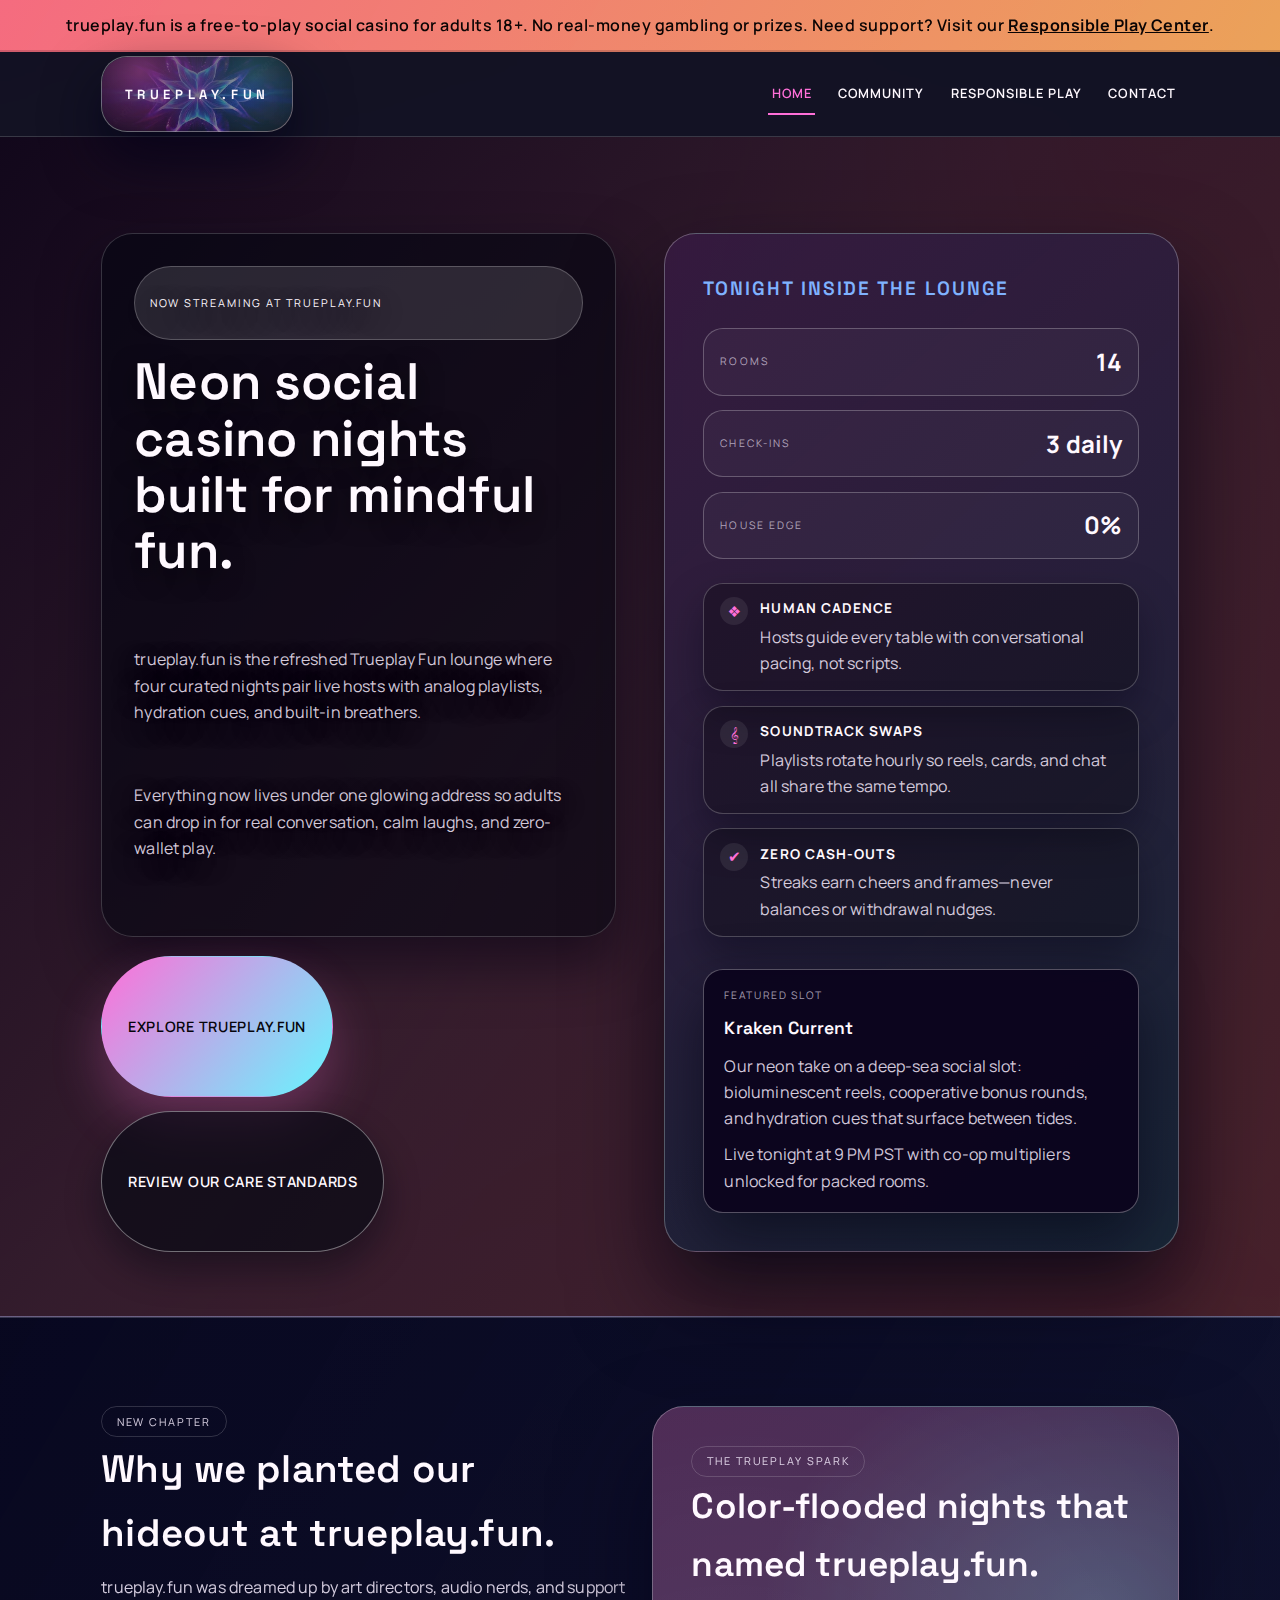
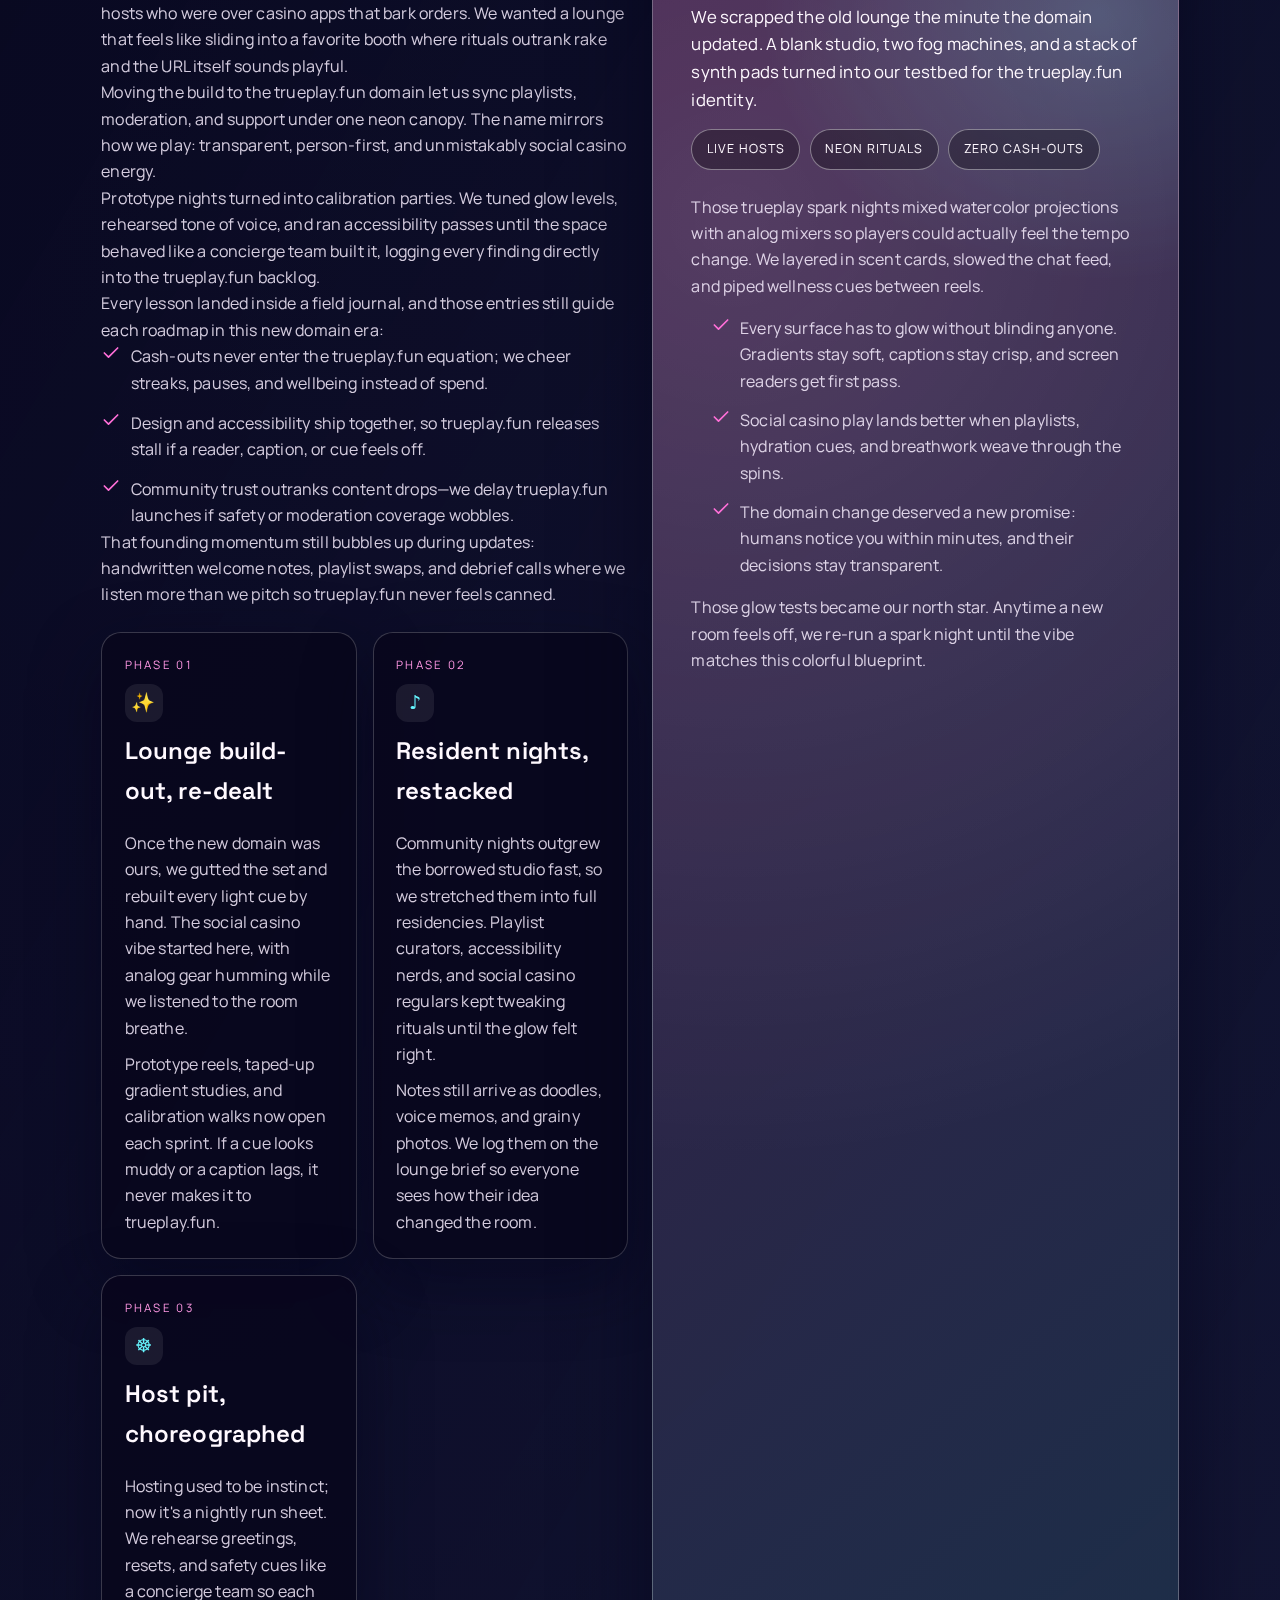
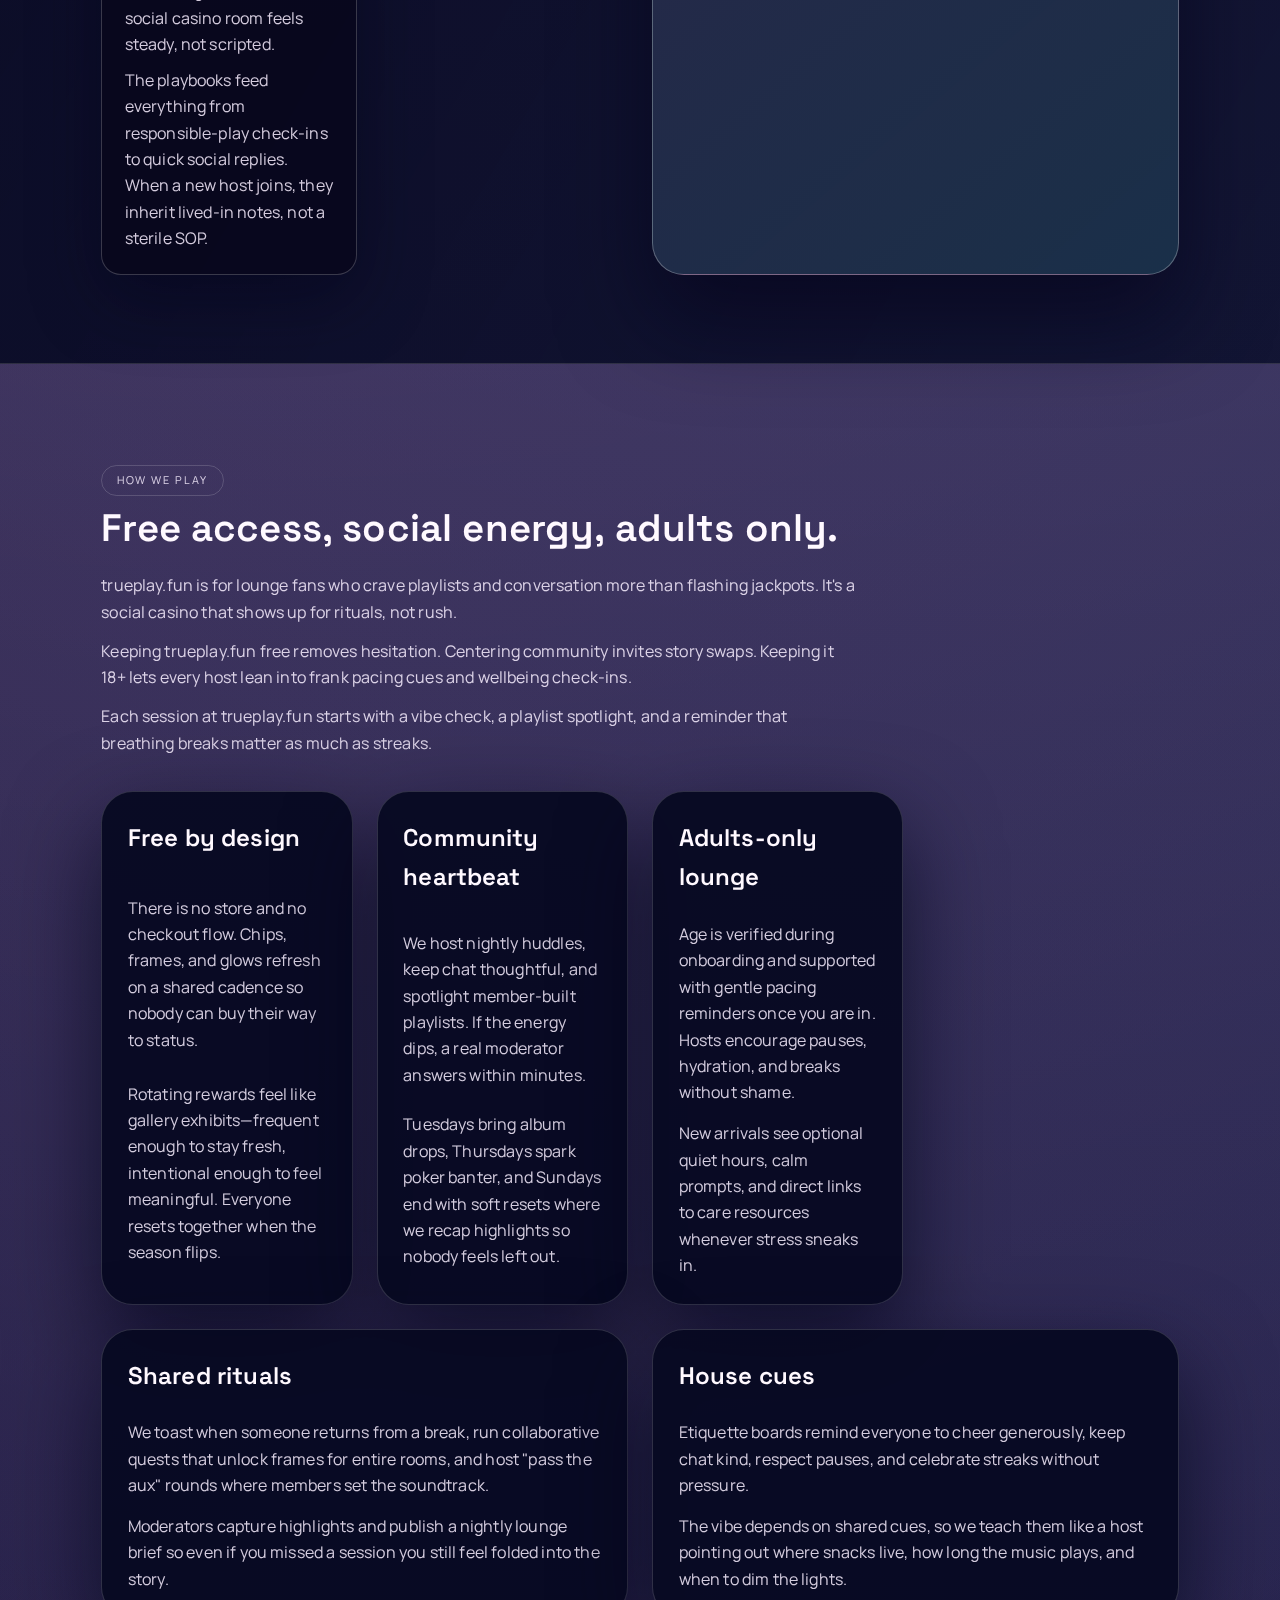
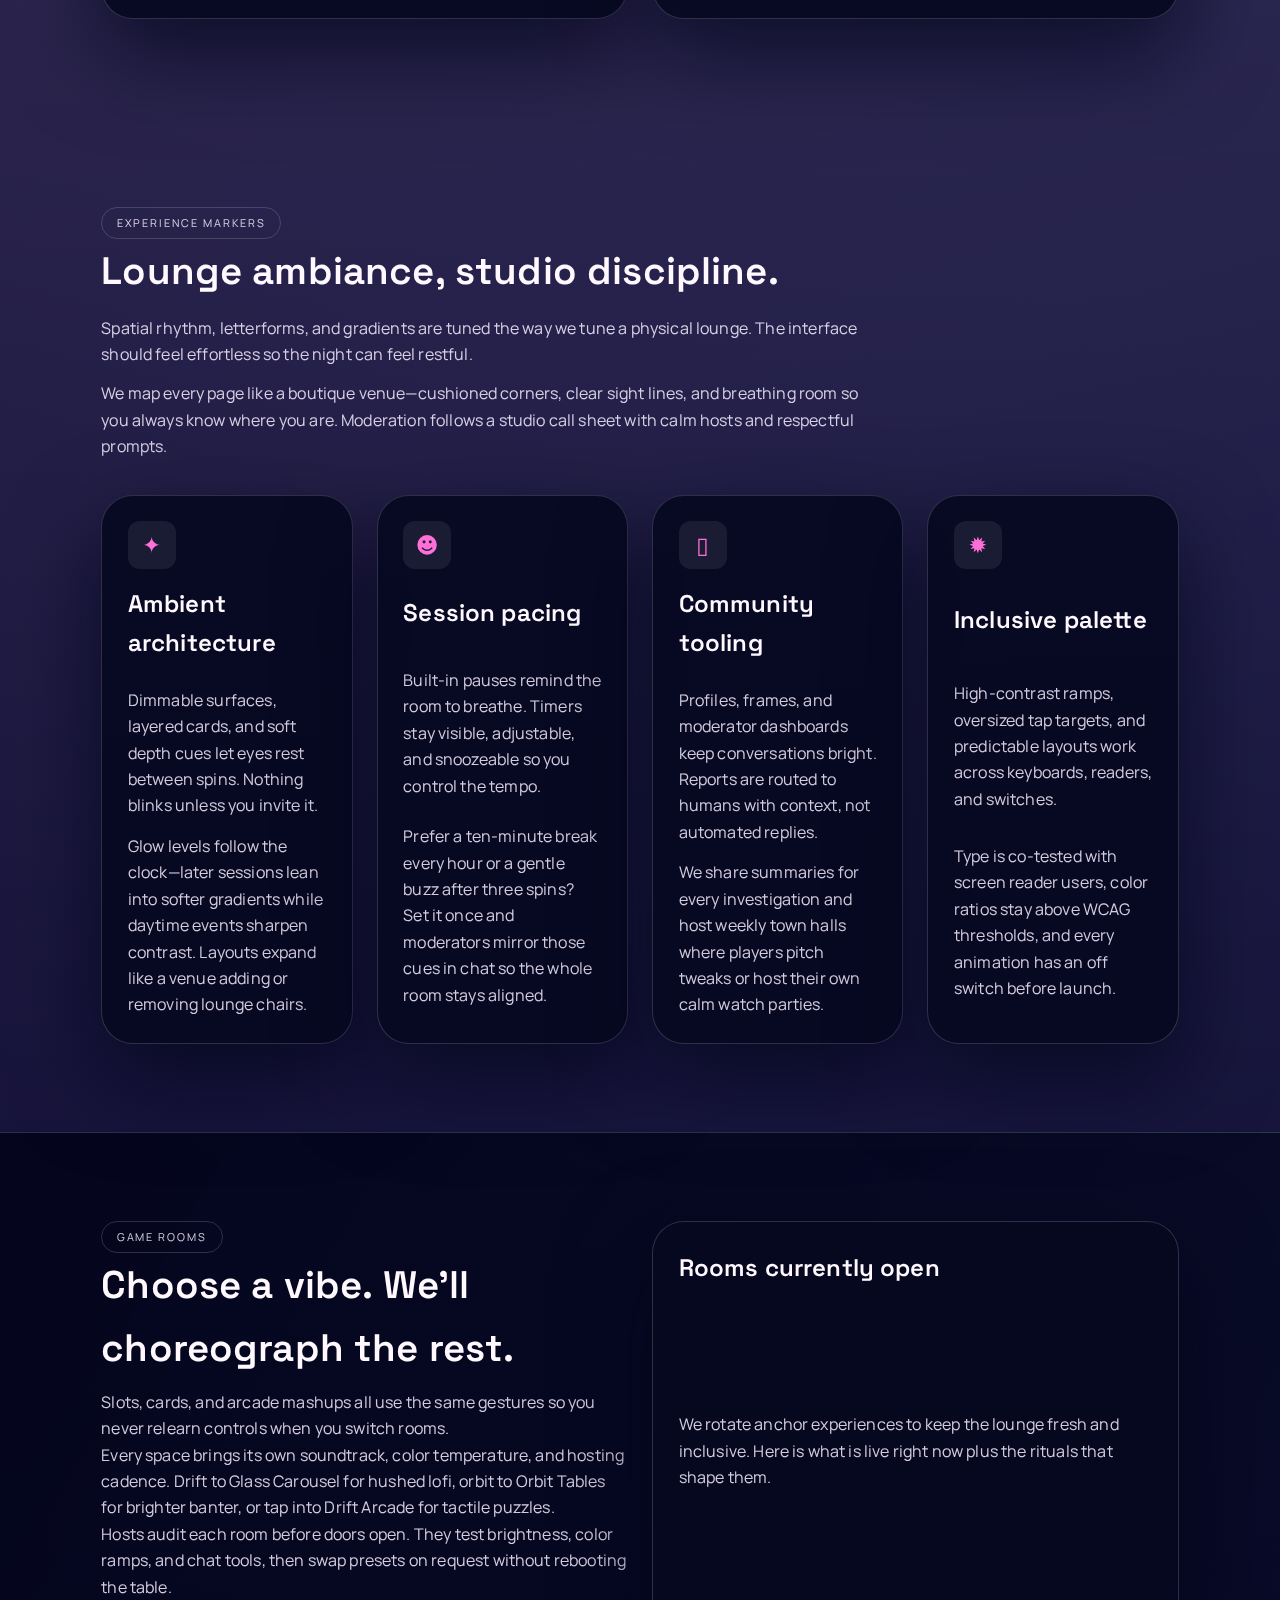
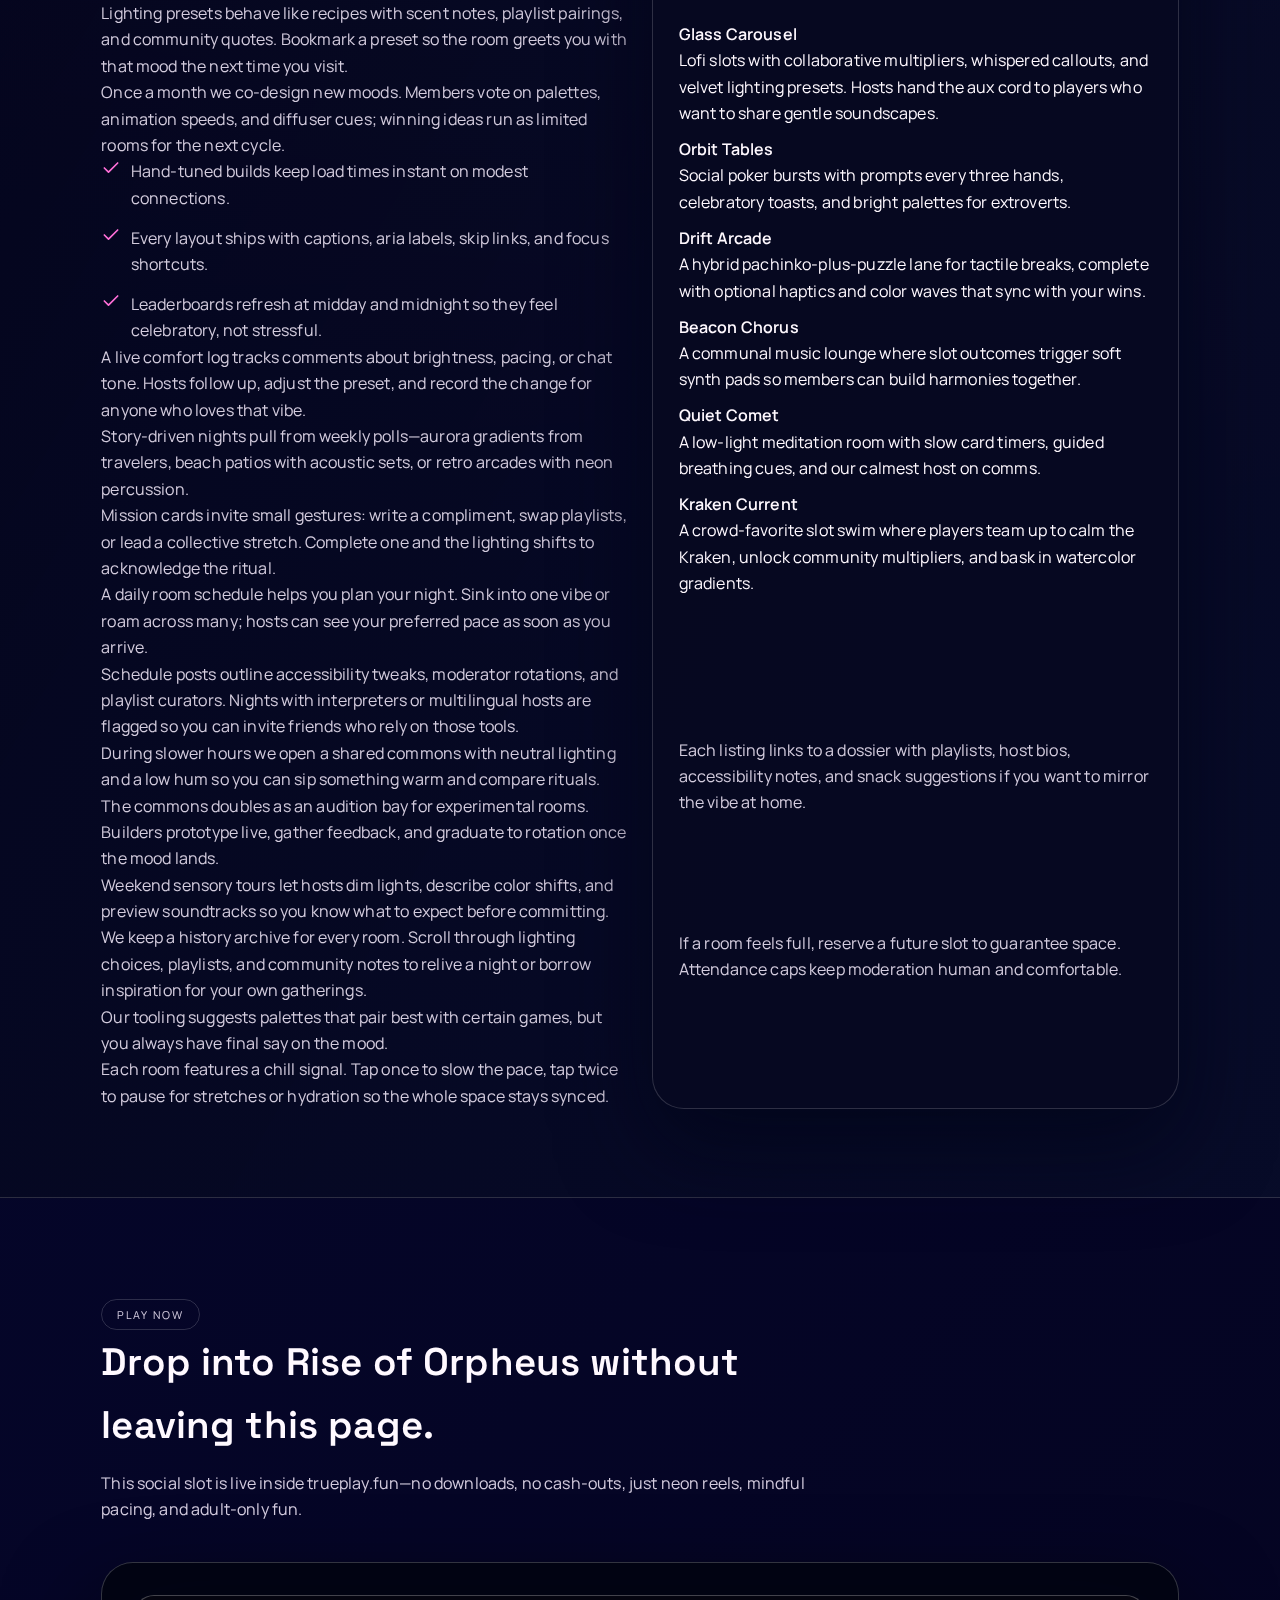
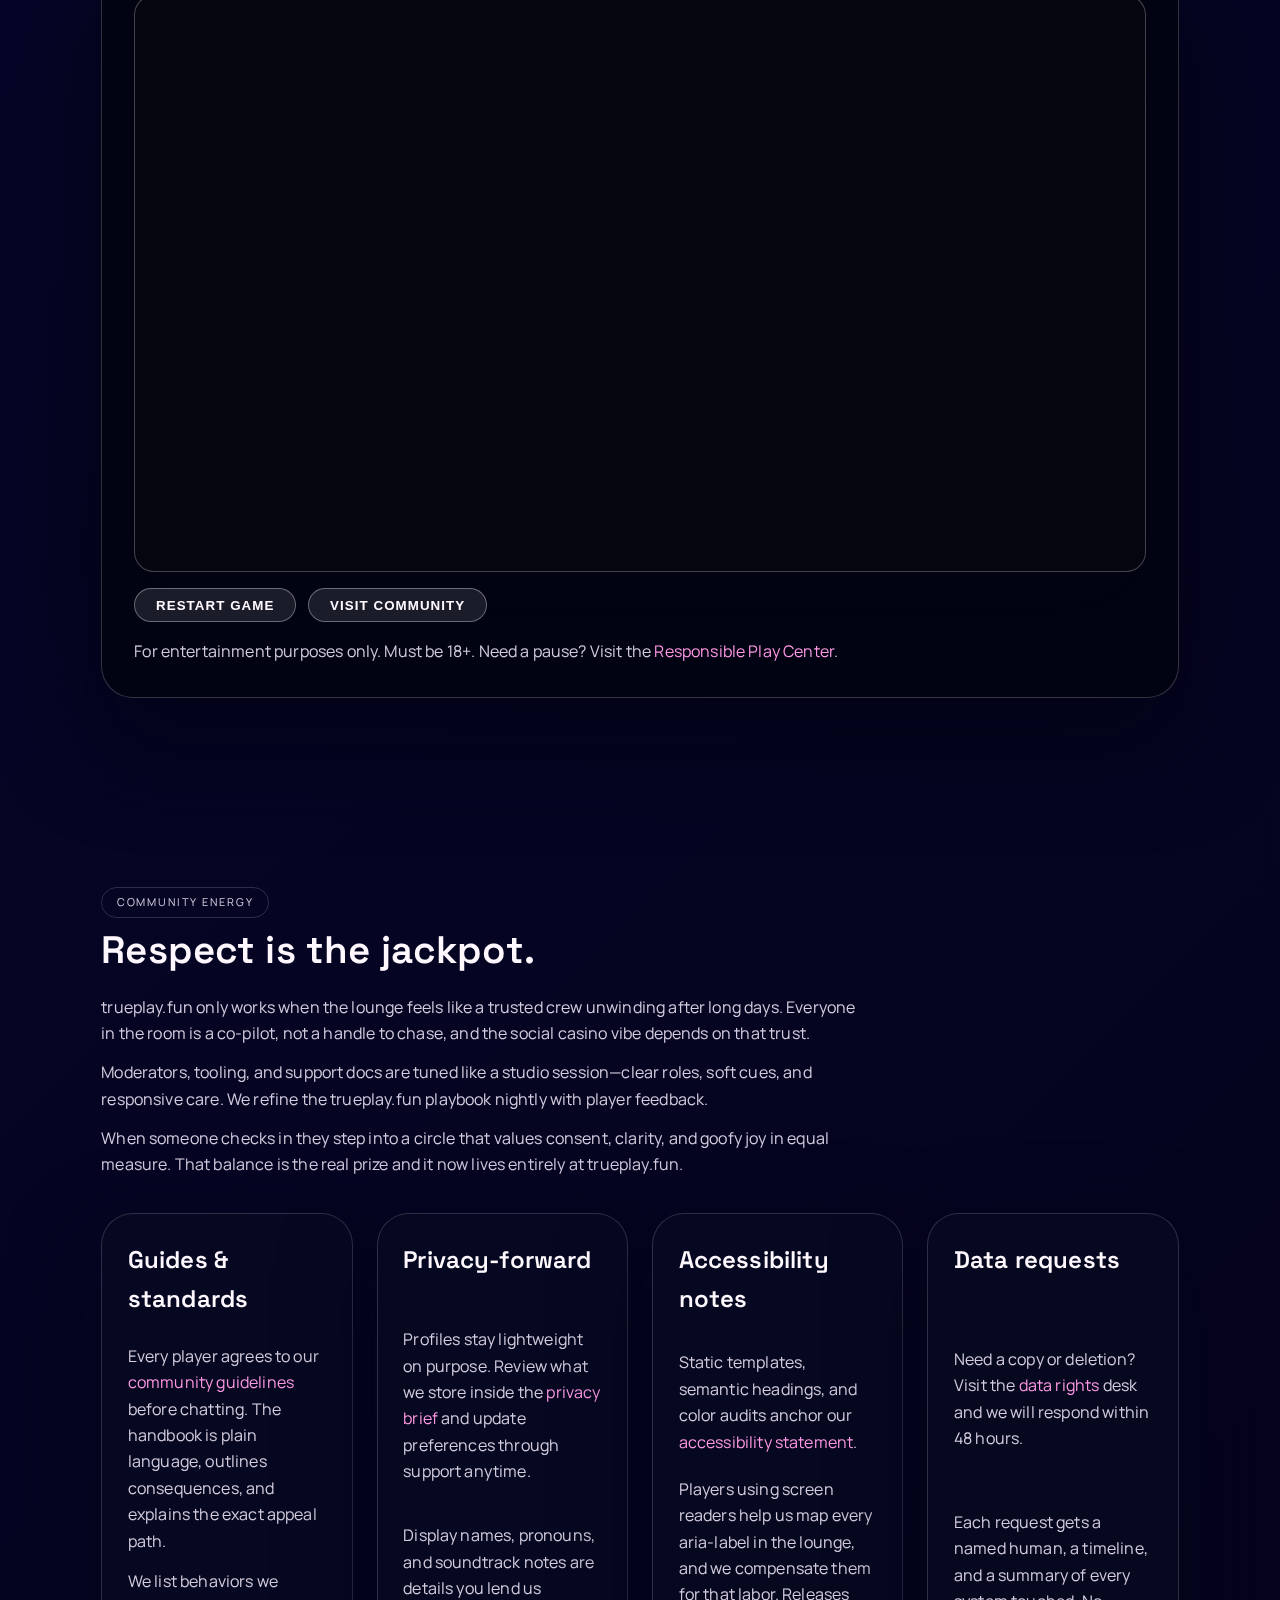
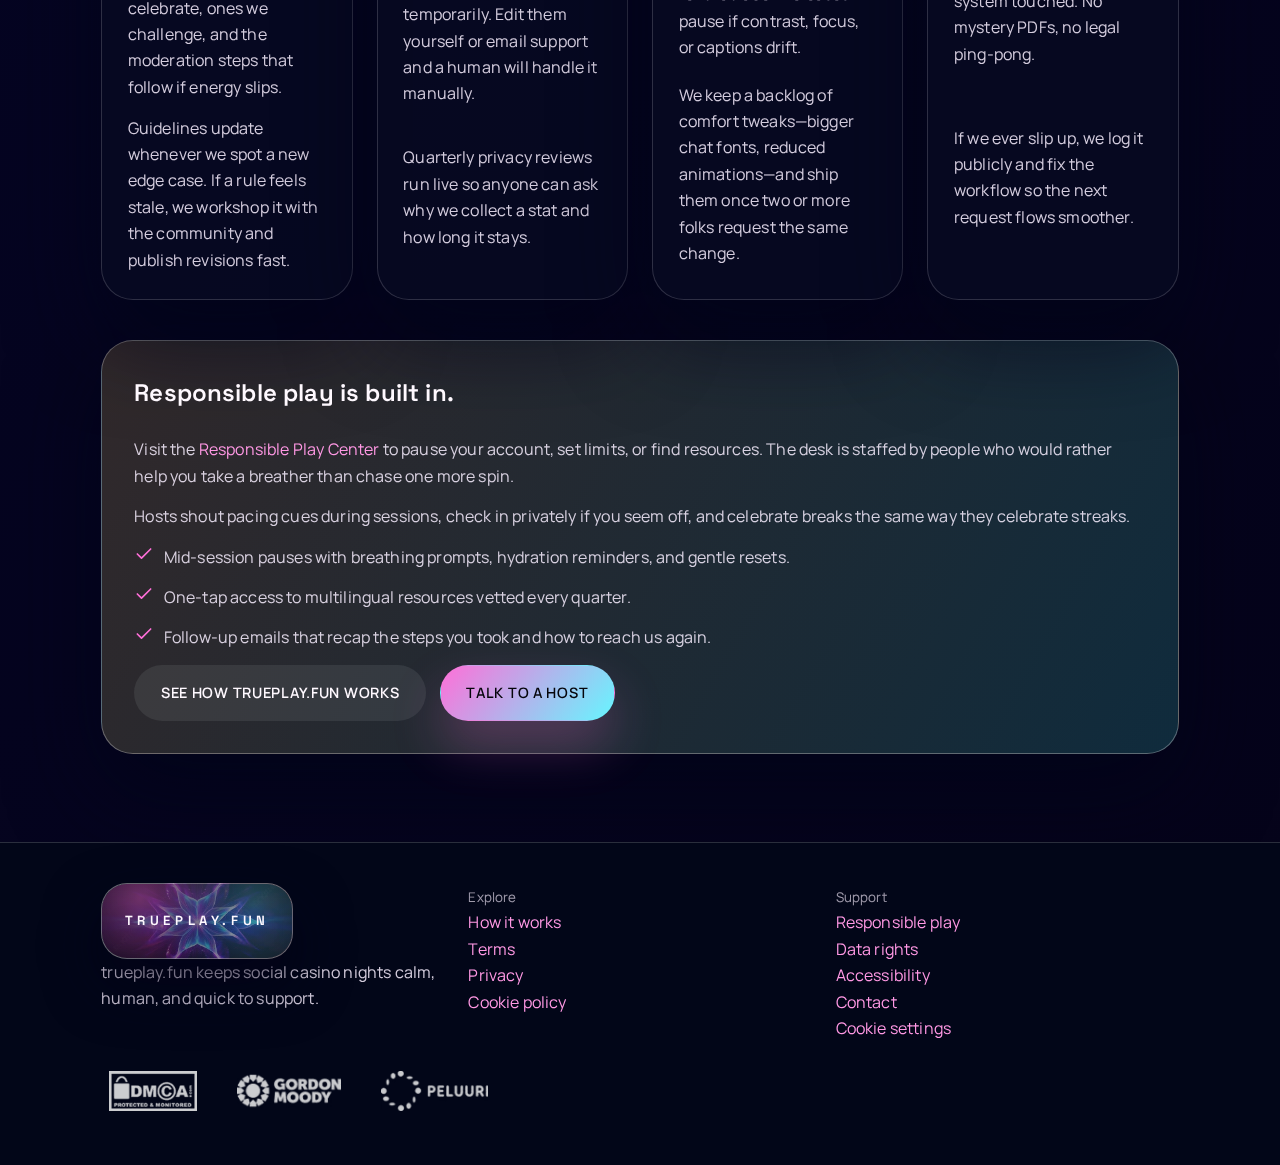
<file: index.html>
﻿<!DOCTYPE html>

<html lang="en">
<head>
<meta charset="utf-8"/>
<meta content="width=device-width, initial-scale=1" name="viewport"/>
<meta content="en-US" http-equiv="Content-Language"/>
<meta content="#ff6fd8" name="theme-color"/>
<title>trueplay.fun | Neon Social Casino Lounge</title>
<meta content="trueplay.fun is the refreshed Trueplay Fun social casino lounge with neon hosts, mindful rituals, and nightly zero-cash rooms for adults who love calm play." name="description"/>
<meta content="trueplay.fun, Trueplay Fun, social casino, mindful gaming, nightly hosts, neon lounge, free casino rooms" name="keywords"/>
<meta content="index, follow" name="robots"/>
<meta content="trueplay.fun" property="og:site_name"/>
<meta content="trueplay.fun | Neon Social Casino Lounge" property="og:title"/>
<meta content="trueplay.fun is the refreshed Trueplay Fun social casino lounge with neon hosts, mindful rituals, and nightly zero-cash rooms for adults who love calm play." property="og:description"/>
<meta content="website" property="og:type"/>
<meta content="https://trueplay.fun/" property="og:url"/>
<meta content="trueplay.fun collage with magenta and cyan glow" property="og:image:alt"/>
<meta content="summary_large_image" name="twitter:card"/>
<meta content="trueplay.fun | Neon Social Casino Lounge" name="twitter:title"/>
<meta content="trueplay.fun is the refreshed Trueplay Fun social casino lounge with neon hosts, mindful rituals, and nightly zero-cash rooms for adults who love calm play." name="twitter:description"/>
<link href="https://trueplay.fun/" rel="canonical"/>
<link href="https://trueplay.fun/" hreflang="en" rel="alternate"/>
<link href="https://trueplay.fun/" hreflang="x-default" rel="alternate"/>
<link href="/favicon.ico" rel="icon" sizes="any"/>
<link href="/styles.css?v=4" rel="stylesheet"/>
<meta content="no-store, no-cache, must-revalidate" http-equiv="Cache-Control"/><meta content="no-cache" http-equiv="Pragma"/><meta content="0" http-equiv="Expires"/></head>
<body>
<a class="skip-link" href="#main-content">Skip to main content</a><div aria-live="polite" class="site-disclaimer" role="status">
<p>trueplay.fun is a free-to-play social casino for adults 18+. No real-money gambling or prizes. Need support? Visit our <a href="/responsible-play/">Responsible Play Center</a>.</p>
</div>
<header class="site-header">
<div class="shell header__inner">
<a aria-label="trueplay.fun home" class="brand" href="/">
<div aria-label="trueplay.fun neon wordmark" class="brand__logo" role="img">
<span aria-hidden="true">trueplay.fun</span>
</div>
</a>
<nav aria-label="Primary" class="site-nav">
<a aria-current="page" href="/">Home</a>
<a href="/community/">Community</a>
<a href="/responsible-play/">Responsible Play</a>
<a href="/contact/">Contact</a>
</nav>
</div>
</header>
<main id="main-content">
<section class="hero hero--simple" id="overview">
<div class="shell hero__simple">
<div class="hero__layout">
<div class="hero__content">
<div class="hero__lede">
<p class="pill">Now streaming at trueplay.fun</p>
<h1>Neon social casino nights built for mindful fun.</h1>
<p>trueplay.fun is the refreshed Trueplay Fun lounge where four curated nights pair live hosts with analog playlists, hydration cues, and built-in breathers.</p>
<p>Everything now lives under one glowing address so adults can drop in for real conversation, calm laughs, and zero-wallet play.</p>
</div>
<div class="button-row">
<a class="btn btn--primary" href="#experience">Explore trueplay.fun</a>
<a class="btn btn--ghost" href="/responsible-play/">Review our care standards</a>
</div>
</div>
<div class="hero__panel">
<h3>Tonight inside the lounge</h3>
<div aria-label="Quick stats" class="hero__stats">
<div class="hero__stat">
<small>Rooms</small>
<strong>14</strong>
</div>
<div class="hero__stat">
<small>Check-ins</small>
<strong>3 daily</strong>
</div>
<div class="hero__stat">
<small>House edge</small>
<strong>0%</strong>
</div>
</div>
<div aria-label="What to expect" class="hero__notes">
<div class="hero-note">
<div aria-hidden="true" class="hero-note__icon">❖</div>
<div class="hero-note__body">
<strong>Human cadence</strong>
<span>Hosts guide every table with conversational pacing, not scripts.</span>
</div>
</div>
<div class="hero-note">
<div aria-hidden="true" class="hero-note__icon">𝄞</div>
<div class="hero-note__body">
<strong>Soundtrack swaps</strong>
<span>Playlists rotate hourly so reels, cards, and chat all share the same tempo.</span>
</div>
</div>
<div class="hero-note">
<div aria-hidden="true" class="hero-note__icon">✔</div>
<div class="hero-note__body">
<strong>Zero cash-outs</strong>
<span>Streaks earn cheers and frames—never balances or withdrawal nudges.</span>
</div>
</div>
</div>
<div class="hero__game">
<small>Featured slot</small>
<h4>Kraken Current</h4>
<p>Our neon take on a deep-sea social slot: bioluminescent reels, cooperative bonus rounds, and hydration cues that surface between tides.</p>
<p class="muted">Live tonight at 9 PM PST with co-op multipliers unlocked for packed rooms.</p>
</div>
</div>
</div>
</div>
</section>
<section class="section section--contrast" id="origin">
<div class="shell grid-split">
<div>
<p class="pill">New chapter</p>
<h2>Why we planted our hideout at trueplay.fun.</h2>
<p>trueplay.fun was dreamed up by art directors, audio nerds, and support hosts who were over casino apps that bark orders. We wanted a lounge that feels like sliding into a favorite booth where rituals outrank rake and the URL itself sounds playful.</p>
<p>Moving the build to the trueplay.fun domain let us sync playlists, moderation, and support under one neon canopy. The name mirrors how we play: transparent, person-first, and unmistakably social casino energy.</p>
<p>Prototype nights turned into calibration parties. We tuned glow levels, rehearsed tone of voice, and ran accessibility passes until the space behaved like a concierge team built it, logging every finding directly into the trueplay.fun backlog.</p>
<p>Every lesson landed inside a field journal, and those entries still guide each roadmap in this new domain era:</p>
<ul aria-label="Founding promises" class="checklist">
<li>
<svg fill="none" stroke="currentColor" stroke-linecap="round" stroke-linejoin="round" stroke-width="2" viewbox="0 0 24 24"><polyline points="20 6 9 17 4 12"></polyline></svg>
<span>Cash-outs never enter the trueplay.fun equation; we cheer streaks, pauses, and wellbeing instead of spend.</span>
</li>
<li>
<svg fill="none" stroke="currentColor" stroke-linecap="round" stroke-linejoin="round" stroke-width="2" viewbox="0 0 24 24"><polyline points="20 6 9 17 4 12"></polyline></svg>
<span>Design and accessibility ship together, so trueplay.fun releases stall if a reader, caption, or cue feels off.</span>
</li>
<li>
<svg fill="none" stroke="currentColor" stroke-linecap="round" stroke-linejoin="round" stroke-width="2" viewbox="0 0 24 24"><polyline points="20 6 9 17 4 12"></polyline></svg>
<span>Community trust outranks content drops—we delay trueplay.fun launches if safety or moderation coverage wobbles.</span>
</li>
</ul>
<p>That founding momentum still bubbles up during updates: handwritten welcome notes, playlist swaps, and debrief calls where we listen more than we pitch so trueplay.fun never feels canned.</p>
<div class="phase-grid" style="margin-top:1.5rem;">
<article class="phase-card">
<span class="phase-card__eyebrow">Phase 01</span>
<div aria-hidden="true" class="phase-card__icon">✨</div>
<h3>Lounge build-out, re-dealt</h3>
<p>Once the new domain was ours, we gutted the set and rebuilt every light cue by hand. The social casino vibe started here, with analog gear humming while we listened to the room breathe.</p>
<p>Prototype reels, taped-up gradient studies, and calibration walks now open each sprint. If a cue looks muddy or a caption lags, it never makes it to trueplay.fun.</p>
</article>
<article class="phase-card">
<span class="phase-card__eyebrow">Phase 02</span>
<div aria-hidden="true" class="phase-card__icon">♪</div>
<h3>Resident nights, restacked</h3>
<p>Community nights outgrew the borrowed studio fast, so we stretched them into full residencies. Playlist curators, accessibility nerds, and social casino regulars kept tweaking rituals until the glow felt right.</p>
<p>Notes still arrive as doodles, voice memos, and grainy photos. We log them on the lounge brief so everyone sees how their idea changed the room.</p>
</article>
<article class="phase-card">
<span class="phase-card__eyebrow">Phase 03</span>
<div aria-hidden="true" class="phase-card__icon">☸</div>
<h3>Host pit, choreographed</h3>
<p>Hosting used to be instinct; now it's a nightly run sheet. We rehearse greetings, resets, and safety cues like a concierge team so each social casino room feels steady, not scripted.</p>
<p>The playbooks feed everything from responsible-play check-ins to quick social replies. When a new host joins, they inherit lived-in notes, not a sterile SOP.</p>
</article>
</div>
</div>
<div aria-labelledby="spark-title" class="spark-panel" role="region">
<p class="pill">The trueplay spark</p>
<h3 id="spark-title">Color-flooded nights that named trueplay.fun.</h3>
<p class="spark-panel__summary">We scrapped the old lounge the minute the domain updated. A blank studio, two fog machines, and a stack of synth pads turned into our testbed for the trueplay.fun identity.</p>
<div class="spark-panel__chips">
<span class="spark-chip">Live hosts</span>
<span class="spark-chip">Neon rituals</span>
<span class="spark-chip">Zero cash-outs</span>
</div>
<p>Those trueplay spark nights mixed watercolor projections with analog mixers so players could actually feel the tempo change. We layered in scent cards, slowed the chat feed, and piped wellness cues between reels.</p>
<ul aria-label="Spark lessons" class="spark-panel__list">
<li>
<svg fill="none" stroke="currentColor" stroke-linecap="round" stroke-linejoin="round" stroke-width="2" viewbox="0 0 24 24"><polyline points="20 6 9 17 4 12"></polyline></svg>
<span>Every surface has to glow without blinding anyone. Gradients stay soft, captions stay crisp, and screen readers get first pass.</span>
</li>
<li>
<svg fill="none" stroke="currentColor" stroke-linecap="round" stroke-linejoin="round" stroke-width="2" viewbox="0 0 24 24"><polyline points="20 6 9 17 4 12"></polyline></svg>
<span>Social casino play lands better when playlists, hydration cues, and breathwork weave through the spins.</span>
</li>
<li>
<svg fill="none" stroke="currentColor" stroke-linecap="round" stroke-linejoin="round" stroke-width="2" viewbox="0 0 24 24"><polyline points="20 6 9 17 4 12"></polyline></svg>
<span>The domain change deserved a new promise: humans notice you within minutes, and their decisions stay transparent.</span>
</li>
</ul>
<p>Those glow tests became our north star. Anytime a new room feels off, we re-run a spark night until the vibe matches this colorful blueprint.</p>
</div>
</div>
</section>
<section class="section" id="how-we-play">
<div class="shell">
<div class="section__header">
<p class="pill">How we play</p>
<h2>Free access, social energy, adults only.</h2>
<p>trueplay.fun is for lounge fans who crave playlists and conversation more than flashing jackpots. It's a social casino that shows up for rituals, not rush.</p>
<p>Keeping trueplay.fun free removes hesitation. Centering community invites story swaps. Keeping it 18+ lets every host lean into frank pacing cues and wellbeing check-ins.</p>
<p>Each session at trueplay.fun starts with a vibe check, a playlist spotlight, and a reminder that breathing breaks matter as much as streaks.</p>
</div>
<div class="content-grid">
<article class="content-card">
<h3>Free by design</h3>
<p>There is no store and no checkout flow. Chips, frames, and glows refresh on a shared cadence so nobody can buy their way to status.</p>
<p>Rotating rewards feel like gallery exhibits—frequent enough to stay fresh, intentional enough to feel meaningful. Everyone resets together when the season flips.</p>
</article>
<article class="content-card">
<h3>Community heartbeat</h3>
<p>We host nightly huddles, keep chat thoughtful, and spotlight member-built playlists. If the energy dips, a real moderator answers within minutes.</p>
<p>Tuesdays bring album drops, Thursdays spark poker banter, and Sundays end with soft resets where we recap highlights so nobody feels left out.</p>
</article>
<article class="content-card">
<h3>Adults-only lounge</h3>
<p>Age is verified during onboarding and supported with gentle pacing reminders once you are in. Hosts encourage pauses, hydration, and breaks without shame.</p>
<p>New arrivals see optional quiet hours, calm prompts, and direct links to care resources whenever stress sneaks in.</p>
</article>
<article class="content-card content-card--wide">
<h3>Shared rituals</h3>
<p>We toast when someone returns from a break, run collaborative quests that unlock frames for entire rooms, and host "pass the aux" rounds where members set the soundtrack.</p>
<p>Moderators capture highlights and publish a nightly lounge brief so even if you missed a session you still feel folded into the story.</p>
</article>
<article class="content-card content-card--wide">
<h3>House cues</h3>
<p>Etiquette boards remind everyone to cheer generously, keep chat kind, respect pauses, and celebrate streaks without pressure.</p>
<p>The vibe depends on shared cues, so we teach them like a host pointing out where snacks live, how long the music plays, and when to dim the lights.</p>
</article>
</div>
</div>
</section>
<section class="section" id="experience">
<div class="shell">
<div class="section__header">
<p class="pill">Experience markers</p>
<h2>Lounge ambiance, studio discipline.</h2>
<p>Spatial rhythm, letterforms, and gradients are tuned the way we tune a physical lounge. The interface should feel effortless so the night can feel restful.</p>
<p>We map every page like a boutique venue—cushioned corners, clear sight lines, and breathing room so you always know where you are. Moderation follows a studio call sheet with calm hosts and respectful prompts.</p>
</div>
<div class="feature-grid">
<article class="feature-card">
<div aria-hidden="true" class="feature-card__icon">✦</div>
<h3>Ambient architecture</h3>
<p>Dimmable surfaces, layered cards, and soft depth cues let eyes rest between spins. Nothing blinks unless you invite it.</p>
<p>Glow levels follow the clock—later sessions lean into softer gradients while daytime events sharpen contrast. Layouts expand like a venue adding or removing lounge chairs.</p>
</article>
<article class="feature-card">
<div aria-hidden="true" class="feature-card__icon">☻</div>
<h3>Session pacing</h3>
<p>Built-in pauses remind the room to breathe. Timers stay visible, adjustable, and snoozeable so you control the tempo.</p>
<p>Prefer a ten-minute break every hour or a gentle buzz after three spins? Set it once and moderators mirror those cues in chat so the whole room stays aligned.</p>
</article>
<article class="feature-card">
<div aria-hidden="true" class="feature-card__icon">▯</div>
<h3>Community tooling</h3>
<p>Profiles, frames, and moderator dashboards keep conversations bright. Reports are routed to humans with context, not automated replies.</p>
<p>We share summaries for every investigation and host weekly town halls where players pitch tweaks or host their own calm watch parties.</p>
</article>
<article class="feature-card">
<div aria-hidden="true" class="feature-card__icon">✹</div>
<h3>Inclusive palette</h3>
<p>High-contrast ramps, oversized tap targets, and predictable layouts work across keyboards, readers, and switches.</p>
<p>Type is co-tested with screen reader users, color ratios stay above WCAG thresholds, and every animation has an off switch before launch.</p>
</article>
</div>
</div>
</section>
<section class="section section--contrast" id="rooms">
<div class="shell grid-split">
<div>
<p class="pill">Game rooms</p>
<h2>Choose a vibe. We'll choreograph the rest.</h2>
<p>Slots, cards, and arcade mashups all use the same gestures so you never relearn controls when you switch rooms.</p>
<p>Every space brings its own soundtrack, color temperature, and hosting cadence. Drift to Glass Carousel for hushed lofi, orbit to Orbit Tables for brighter banter, or tap into Drift Arcade for tactile puzzles.</p>
<p>Hosts audit each room before doors open. They test brightness, color ramps, and chat tools, then swap presets on request without rebooting the table.</p>
<p>Lighting presets behave like recipes with scent notes, playlist pairings, and community quotes. Bookmark a preset so the room greets you with that mood the next time you visit.</p>
<p>Once a month we co-design new moods. Members vote on palettes, animation speeds, and diffuser cues; winning ideas run as limited rooms for the next cycle.</p>
<ul aria-label="Room promises" class="checklist">
<li>
<svg fill="none" stroke="currentColor" stroke-linecap="round" stroke-linejoin="round" stroke-width="2" viewbox="0 0 24 24"><polyline points="20 6 9 17 4 12"></polyline></svg>
<span>Hand-tuned builds keep load times instant on modest connections.</span>
</li>
<li>
<svg fill="none" stroke="currentColor" stroke-linecap="round" stroke-linejoin="round" stroke-width="2" viewbox="0 0 24 24"><polyline points="20 6 9 17 4 12"></polyline></svg>
<span>Every layout ships with captions, aria labels, skip links, and focus shortcuts.</span>
</li>
<li>
<svg fill="none" stroke="currentColor" stroke-linecap="round" stroke-linejoin="round" stroke-width="2" viewbox="0 0 24 24"><polyline points="20 6 9 17 4 12"></polyline></svg>
<span>Leaderboards refresh at midday and midnight so they feel celebratory, not stressful.</span>
</li>
</ul>
<p>A live comfort log tracks comments about brightness, pacing, or chat tone. Hosts follow up, adjust the preset, and record the change for anyone who loves that vibe.</p>
<p>Story-driven nights pull from weekly polls—aurora gradients from travelers, beach patios with acoustic sets, or retro arcades with neon percussion.</p>
<p>Mission cards invite small gestures: write a compliment, swap playlists, or lead a collective stretch. Complete one and the lighting shifts to acknowledge the ritual.</p>
<p>A daily room schedule helps you plan your night. Sink into one vibe or roam across many; hosts can see your preferred pace as soon as you arrive.</p>
<p>Schedule posts outline accessibility tweaks, moderator rotations, and playlist curators. Nights with interpreters or multilingual hosts are flagged so you can invite friends who rely on those tools.</p>
<p>During slower hours we open a shared commons with neutral lighting and a low hum so you can sip something warm and compare rituals.</p>
<p>The commons doubles as an audition bay for experimental rooms. Builders prototype live, gather feedback, and graduate to rotation once the mood lands.</p>
<p>Weekend sensory tours let hosts dim lights, describe color shifts, and preview soundtracks so you know what to expect before committing.</p>
<p>We keep a history archive for every room. Scroll through lighting choices, playlists, and community notes to relive a night or borrow inspiration for your own gatherings.</p>
<p>Our tooling suggests palettes that pair best with certain games, but you always have final say on the mood.</p>
<p>Each room features a chill signal. Tap once to slow the pace, tap twice to pause for stretches or hydration so the whole space stays synced.</p>
</div>
<div class="feature-card">
<h3>Rooms currently open</h3>
<p>We rotate anchor experiences to keep the lounge fresh and inclusive. Here is what is live right now plus the rituals that shape them.</p>
<dl>
<dt>Glass Carousel</dt>
<dd>Lofi slots with collaborative multipliers, whispered callouts, and velvet lighting presets. Hosts hand the aux cord to players who want to share gentle soundscapes.</dd>
<dt>Orbit Tables</dt>
<dd>Social poker bursts with prompts every three hands, celebratory toasts, and bright palettes for extroverts.</dd>
<dt>Drift Arcade</dt>
<dd>A hybrid pachinko-plus-puzzle lane for tactile breaks, complete with optional haptics and color waves that sync with your wins.</dd>
<dt>Beacon Chorus</dt>
<dd>A communal music lounge where slot outcomes trigger soft synth pads so members can build harmonies together.</dd>
<dt>Quiet Comet</dt>
<dd>A low-light meditation room with slow card timers, guided breathing cues, and our calmest host on comms.</dd>
<dt>Kraken Current</dt>
<dd>A crowd-favorite slot swim where players team up to calm the Kraken, unlock community multipliers, and bask in watercolor gradients.</dd>
</dl>
<p>Each listing links to a dossier with playlists, host bios, accessibility notes, and snack suggestions if you want to mirror the vibe at home.</p>
<p>If a room feels full, reserve a future slot to guarantee space. Attendance caps keep moderation human and comfortable.</p>
</div>
</div>
</section>
<section class="section" id="rise-of-orpheus">
<div class="shell">
<div class="section__header">
<p class="pill">Play now</p>
<h2>Drop into Rise of Orpheus without leaving this page.</h2>
<p>This social slot is live inside trueplay.fun&mdash;no downloads, no cash-outs, just neon reels, mindful pacing, and adult-only fun.</p>
</div>
<div class="embedded-game">
<div class="embedded-game__shell" aria-label="Rise of Orpheus playable demo">
<div class="embedded-game__frame">
<iframe id="orpheus-frame" data-src="https://released.playngonetwork.com/casino/ContainerLauncher?pid=2&amp;gid=riseoforpheus&amp;lang=en_GB&amp;practice=1&amp;channel=desktop&amp;demo=2" src="https://released.playngonetwork.com/casino/ContainerLauncher?pid=2&amp;gid=riseoforpheus&amp;lang=en_GB&amp;practice=1&amp;channel=desktop&amp;demo=2" title="Rise of Orpheus social slot" loading="lazy" referrerpolicy="no-referrer"></iframe>
</div>
<div class="embedded-game__actions">
<button type="button" data-refresh-orpheus>Restart game</button>
<button type="button" onclick="window.scrollTo({top: document.getElementById('community').offsetTop, behavior: 'smooth'});">Visit community</button>
</div>
<p class="muted" style="margin-top:1rem;">For entertainment purposes only. Must be 18+. Need a pause? Visit the <a href="/responsible-play/">Responsible Play Center</a>.</p>
</div>
</div>
</div>
</section>
<section class="section" id="community">
<div class="shell">
<div class="section__header">
<p class="pill">Community energy</p>
<h2>Respect is the jackpot.</h2>
<p>trueplay.fun only works when the lounge feels like a trusted crew unwinding after long days. Everyone in the room is a co-pilot, not a handle to chase, and the social casino vibe depends on that trust.</p>
<p>Moderators, tooling, and support docs are tuned like a studio session—clear roles, soft cues, and responsive care. We refine the trueplay.fun playbook nightly with player feedback.</p>
<p>When someone checks in they step into a circle that values consent, clarity, and goofy joy in equal measure. That balance is the real prize and it now lives entirely at trueplay.fun.</p>
</div>
<div class="support-grid">
<article class="support-card">
<h3>Guides &amp; standards</h3>
<p>Every player agrees to our <a href="/community-guidelines/">community guidelines</a> before chatting. The handbook is plain language, outlines consequences, and explains the exact appeal path.</p>
<p>We list behaviors we celebrate, ones we challenge, and the moderation steps that follow if energy slips.</p>
<p>Guidelines update whenever we spot a new edge case. If a rule feels stale, we workshop it with the community and publish revisions fast.</p>
</article>
<article class="support-card">
<h3>Privacy-forward</h3>
            <p>Profiles stay lightweight on purpose. Review what we store inside the <a href="/privacy/">privacy brief</a> and update preferences through support anytime.</p>
<p>Display names, pronouns, and soundtrack notes are details you lend us temporarily. Edit them yourself or email support and a human will handle it manually.</p>
<p>Quarterly privacy reviews run live so anyone can ask why we collect a stat and how long it stays.</p>
</article>
<article class="support-card">
<h3>Accessibility notes</h3>
<p>Static templates, semantic headings, and color audits anchor our <a href="/accessibility/">accessibility statement</a>.</p>
<p>Players using screen readers help us map every aria-label in the lounge, and we compensate them for that labor. Releases pause if contrast, focus, or captions drift.</p>
<p>We keep a backlog of comfort tweaks—bigger chat fonts, reduced animations—and ship them once two or more folks request the same change.</p>
</article>
<article class="support-card">
<h3>Data requests</h3>
<p>Need a copy or deletion? Visit the <a href="/data-rights/">data rights</a> desk and we will respond within 48 hours.</p>
<p>Each request gets a named human, a timeline, and a summary of every system touched. No mystery PDFs, no legal ping-pong.</p>
<p>If we ever slip up, we log it publicly and fix the workflow so the next request flows smoother.</p>
</article>
</div>
<div class="callout" style="margin-top:2.5rem;">
<h3>Responsible play is built in.</h3>
<p>Visit the <a href="/responsible-play/">Responsible Play Center</a> to pause your account, set limits, or find resources. The desk is staffed by people who would rather help you take a breather than chase one more spin.</p>
<p>Hosts shout pacing cues during sessions, check in privately if you seem off, and celebrate breaks the same way they celebrate streaks.</p>
<ul aria-label="Responsible play rituals" class="checklist">
<li>
<svg fill="none" stroke="currentColor" stroke-linecap="round" stroke-linejoin="round" stroke-width="2" viewbox="0 0 24 24"><polyline points="20 6 9 17 4 12"></polyline></svg>
<span>Mid-session pauses with breathing prompts, hydration reminders, and gentle resets.</span>
</li>
<li>
<svg fill="none" stroke="currentColor" stroke-linecap="round" stroke-linejoin="round" stroke-width="2" viewbox="0 0 24 24"><polyline points="20 6 9 17 4 12"></polyline></svg>
<span>One-tap access to multilingual resources vetted every quarter.</span>
</li>
<li>
<svg fill="none" stroke="currentColor" stroke-linecap="round" stroke-linejoin="round" stroke-width="2" viewbox="0 0 24 24"><polyline points="20 6 9 17 4 12"></polyline></svg>
<span>Follow-up emails that recap the steps you took and how to reach us again.</span>
</li>
</ul>
<div class="button-row">
<a class="btn btn--soft" href="/how-it-works/">See how trueplay.fun works</a>
<a class="btn btn--primary" href="/contact/">Talk to a host</a>
</div>
</div>
</div>
</section>
</main>
<footer class="footer">
<div class="shell footer__grid">
<div>
<a aria-label="trueplay.fun home" class="brand" href="/">
<div aria-label="trueplay.fun neon wordmark" class="brand__logo" role="img">
<span aria-hidden="true">trueplay.fun</span>
</div>
</a>
<p>trueplay.fun keeps social casino nights calm, human, and quick to support.</p>
</div>
<div>
<small>Explore</small>
<p><a href="/how-it-works/">How it works</a><br/>
<a href="/terms/">Terms</a><br/>
<a href="/privacy/">Privacy</a><br/>
<a href="/cookie-policy/">Cookie policy</a></p>
</div>
<div>
<small>Support</small>
<p><a href="/responsible-play/">Responsible play</a><br/>
<a href="/data-rights/">Data rights</a><br/>
<a href="/accessibility/">Accessibility</a><br/>
<a href="/contact/">Contact</a><br/>
<a href="/cookie-settings/">Cookie settings</a></p>
</div>
</div>
<div aria-label="Safety and support partners" class="shell footer__logos">
<a href="https://www.dmca.com/" rel="noopener nofollow" target="_blank">
<img alt="DMCA.com protection status" src="/public/images/footerimages/dmcaprotectionlogo.webp"/>
</a>
<a href="https://www.gordonmoody.org.uk/" rel="noopener nofollow" target="_blank">
<img alt="Gordon Moody charity" src="/public/images/footerimages/gordonmoodywhitelogo.webp"/>
</a>
<a href="https://peluuri.fi/en/" rel="noopener nofollow" target="_blank">
<img alt="Peluuri helpline" src="/public/images/footerimages/peluurifoot.webp"/>
</a>
</div>
</footer>
  <script>
    (function() {
      const refreshBtn = document.querySelector('[data-refresh-orpheus]');
      const frame = document.getElementById('orpheus-frame');
      if (refreshBtn && frame) {
        const reset = () => frame.src = frame.dataset.src;
        refreshBtn.addEventListener('click', reset);
      }
    })();
  </script>

  <!-- Layout refreshed: tiny marker for versioning -->
</body>
</html>
</file>
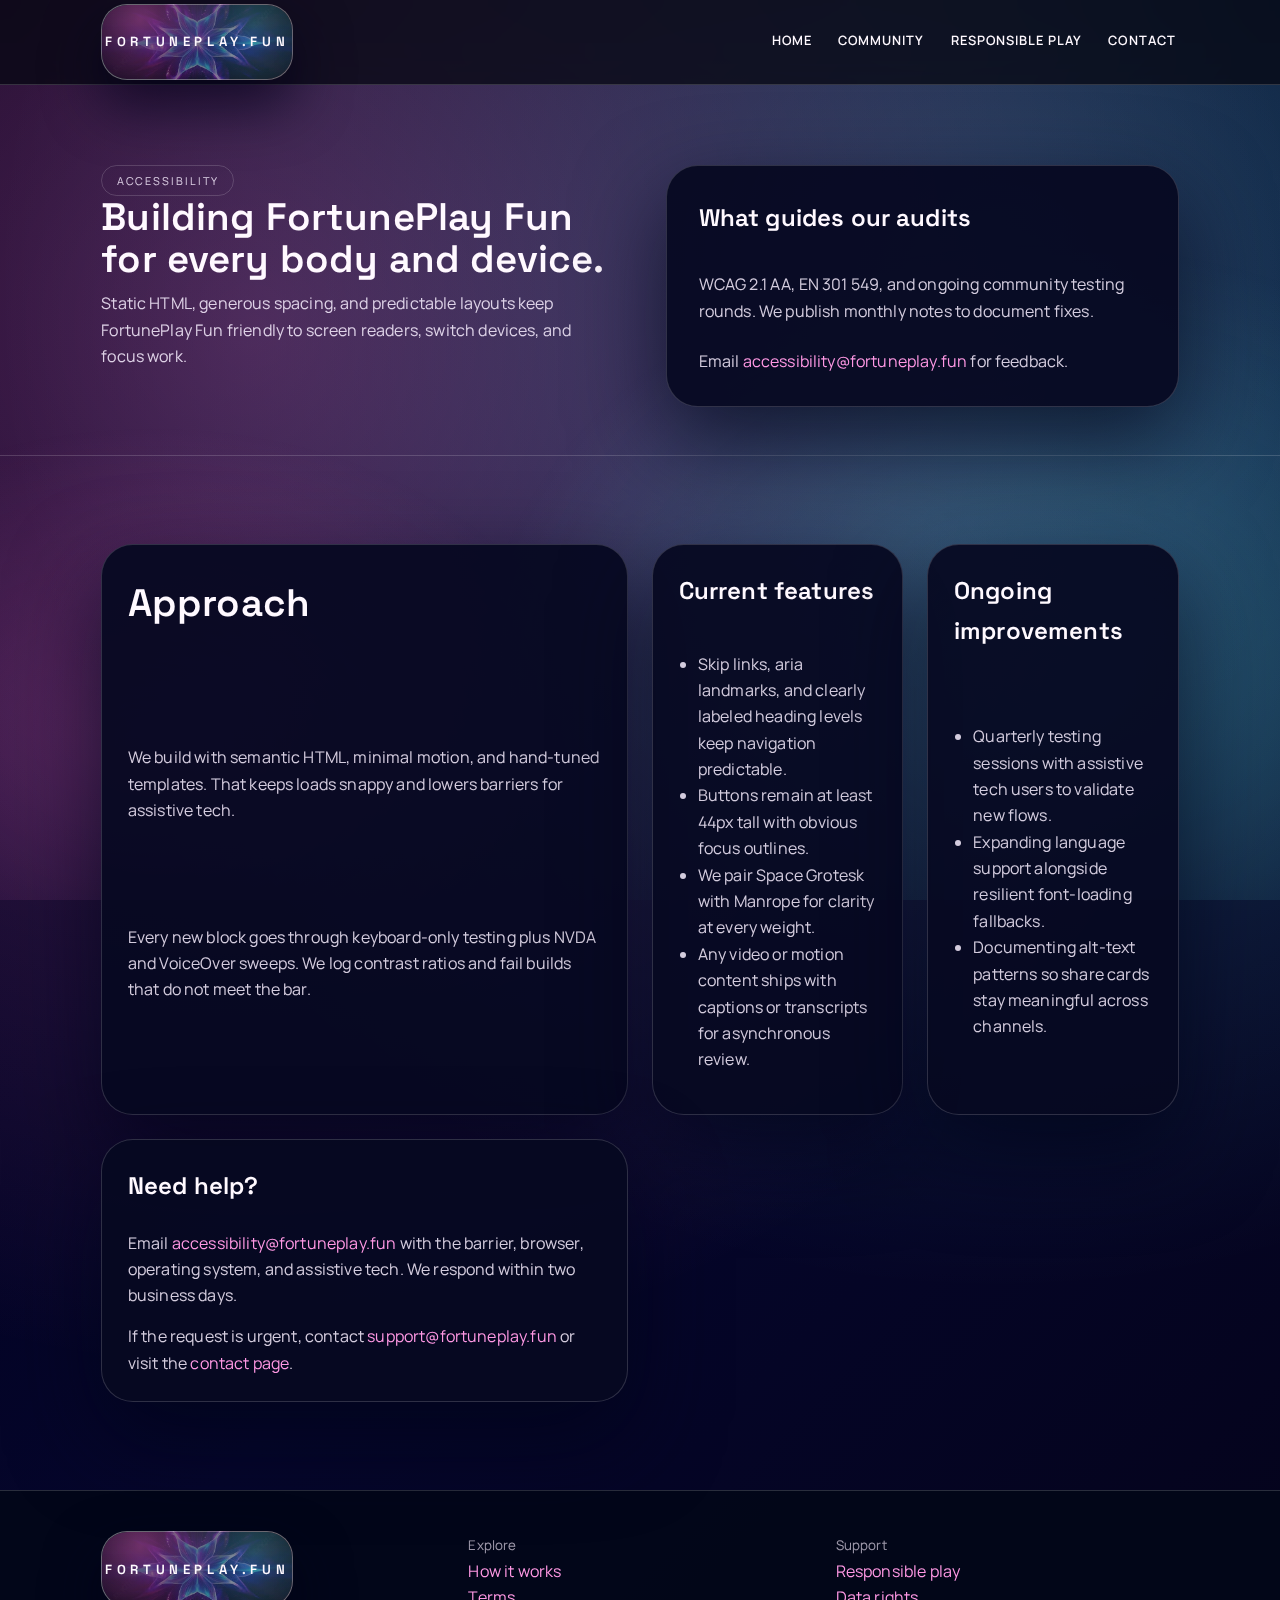
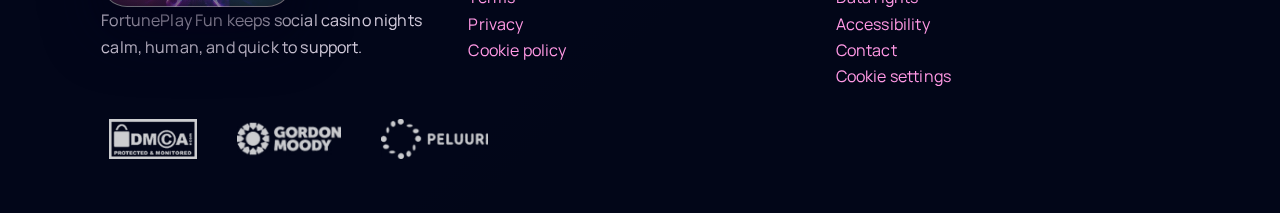
<file: accessibility/index.html>
<!doctype html>
<html lang="en">
<head>
  <meta charset="utf-8">
  <meta name="viewport" content="width=device-width, initial-scale=1">
  <meta name="theme-color" content="#f8cf5d">
  <title>Accessibility Statement | FortunePlay Fun</title>
  <meta name="description" content="Explore how FortunePlay Fun keeps the lounge accessible with WCAG 2.1 AA practices, predictable layouts, and quick human support.">
  <link rel="canonical" href="https://fortuneplay.fun/accessibility/">
  <meta property="og:site_name" content="FortunePlay Fun">
  <meta property="og:title" content="Accessibility Statement | FortunePlay Fun">
  <meta property="og:description" content="We design FortunePlay Fun with predictable navigation, high-contrast palettes, semantic HTML, and real humans for support.">
  <meta property="og:url" content="https://fortuneplay.fun/accessibility/">
  <meta property="og:type" content="website">
  <meta property="og:image" content="https://fortuneplay.fun/public/images/shareimage.webp">
  <meta property="og:image:alt" content="FortunePlay Fun share card">
  <meta name="twitter:card" content="summary_large_image">
  <meta name="twitter:title" content="Accessibility Statement | FortunePlay Fun">
  <meta name="twitter:description" content="Accessibility and respect guide every update in the FortunePlay Fun lounge.">
  <meta name="twitter:image" content="https://fortuneplay.fun/public/images/shareimage.webp">

  <link rel="icon" href="/favicon.ico" sizes="any">
  <link rel="stylesheet" href="/styles.css?v=3">
</head>
<body>
  <a class="skip-link" href="#main-content">Skip to main content</a>
  <header class="site-header">
    <div class="shell header__inner">

      <a class="brand" href="/" aria-label="FortunePlay Fun home">
                <div class='brand__logo' role='img' aria-label='FortunePlay Fun textured logo'>
          <span aria-hidden='true'>fortuneplay.fun</span>
        </div>
      </a>

      <nav class="site-nav" aria-label="Primary">
        <a href="/">Home</a>
        <a href="/community/">Community</a>
        <a href="/responsible-play/">Responsible Play</a>
        <a href="/contact/">Contact</a>
      </nav>
    </div>
  </header>

  <main id="main-content">
    <section class="hero hero--sub">
      <div class="shell hero__grid">
        <div>
          <p class="pill">Accessibility</p>
          <h1>Building FortunePlay Fun for every body and device.</h1>
          <p>Static HTML, generous spacing, and predictable layouts keep FortunePlay Fun friendly to screen readers, switch devices, and focus work.</p>
        </div>
        <div class="hero__card">
          <h3>What guides our audits</h3>
          <p>WCAG 2.1 AA, EN 301 549, and ongoing community testing rounds. We publish monthly notes to document fixes.</p>
          <p>Email <a href="mailto:accessibility@fortuneplay.fun">accessibility@fortuneplay.fun</a> for feedback.</p>
        </div>
      </div>
    </section>

    <section class="section">
      <div class="shell content-grid">
        <article class="content-card content-card--wide">
          <h2>Approach</h2>
          <p>We build with semantic HTML, minimal motion, and hand-tuned templates. That keeps loads snappy and lowers barriers for assistive tech.</p>
          <p>Every new block goes through keyboard-only testing plus NVDA and VoiceOver sweeps. We log contrast ratios and fail builds that do not meet the bar.</p>
        </article>
        <article class="content-card">
          <h3>Current features</h3>
          <ul>
            <li>Skip links, aria landmarks, and clearly labeled heading levels keep navigation predictable.</li>
            <li>Buttons remain at least 44px tall with obvious focus outlines.</li>
            <li>We pair Space Grotesk with Manrope for clarity at every weight.</li>
            <li>Any video or motion content ships with captions or transcripts for asynchronous review.</li>
          </ul>
        </article>
        <article class="content-card">
          <h3>Ongoing improvements</h3>
          <ul>
            <li>Quarterly testing sessions with assistive tech users to validate new flows.</li>
            <li>Expanding language support alongside resilient font-loading fallbacks.</li>
            <li>Documenting alt-text patterns so share cards stay meaningful across channels.</li>
          </ul>
        </article>
        <article class="content-card content-card--wide">
          <h3>Need help?</h3>
          <p>Email <a href="mailto:accessibility@fortuneplay.fun">accessibility@fortuneplay.fun</a> with the barrier, browser, operating system, and assistive tech. We respond within two business days.</p>
          <p>If the request is urgent, contact <a href="mailto:support@fortuneplay.fun">support@fortuneplay.fun</a> or visit the <a href="/contact/">contact page</a>.</p>
        </article>
      </div>
    </section>
  </main>

  <footer class="footer">
    <div class="shell footer__grid">
      <div>

      <a class="brand" href="/" aria-label="FortunePlay Fun home">
                <div class='brand__logo' role='img' aria-label='FortunePlay Fun textured logo'>
          <span aria-hidden='true'>fortuneplay.fun</span>
        </div>
      </a>

        <p>FortunePlay Fun keeps social casino nights calm, human, and quick to support.</p>
      </div>
      <div>
        <small>Explore</small>
        <p><a href="/how-it-works/">How it works</a><br>
        <a href="/terms/">Terms</a><br>
        <a href="/privacy/">Privacy</a><br>
        <a href="/cookie-policy/">Cookie policy</a></p>
      </div>
      <div>
        <small>Support</small>
        <p><a href="/responsible-play/">Responsible play</a><br>
        <a href="/data-rights/">Data rights</a><br>
        <a href="/accessibility/">Accessibility</a><br>
        <a href="/contact/">Contact</a><br>
        <a href="/cookie-settings/">Cookie settings</a></p>
      </div>
    </div>
    <div class="shell footer__logos" aria-label="Safety and support partners">
      <a href="https://www.dmca.com/" target="_blank" rel="noopener nofollow">
        <img src="/public/images/footerimages/dmcaprotectionlogo.webp" alt="DMCA.com protection status">
      </a>
      <a href="https://www.gordonmoody.org.uk/" target="_blank" rel="noopener nofollow">
        <img src="/public/images/footerimages/gordonmoodywhitelogo.webp" alt="Gordon Moody charity">
      </a>
      <a href="https://peluuri.fi/en/" target="_blank" rel="noopener nofollow">
        <img src="/public/images/footerimages/peluurifoot.webp" alt="Peluuri helpline">
      </a>
    </div>
  </footer>
</body>
</html>
</file>
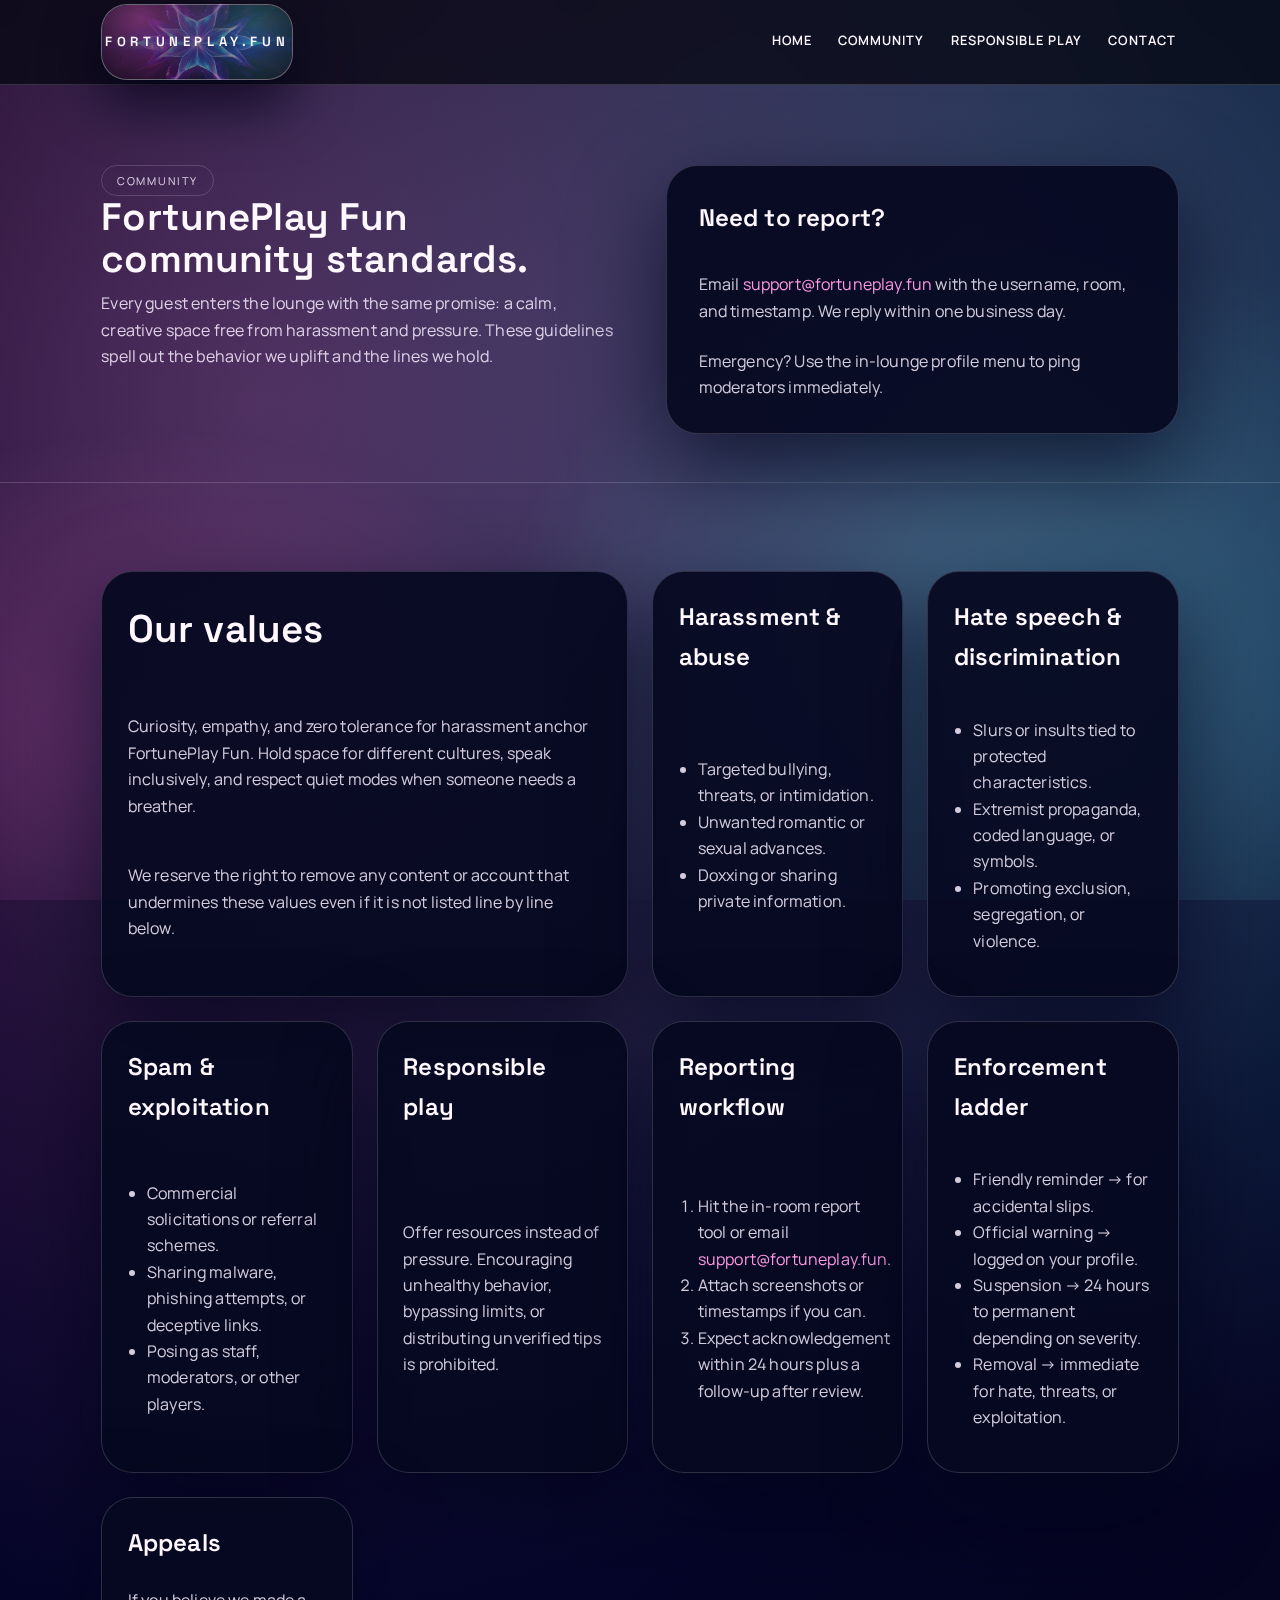
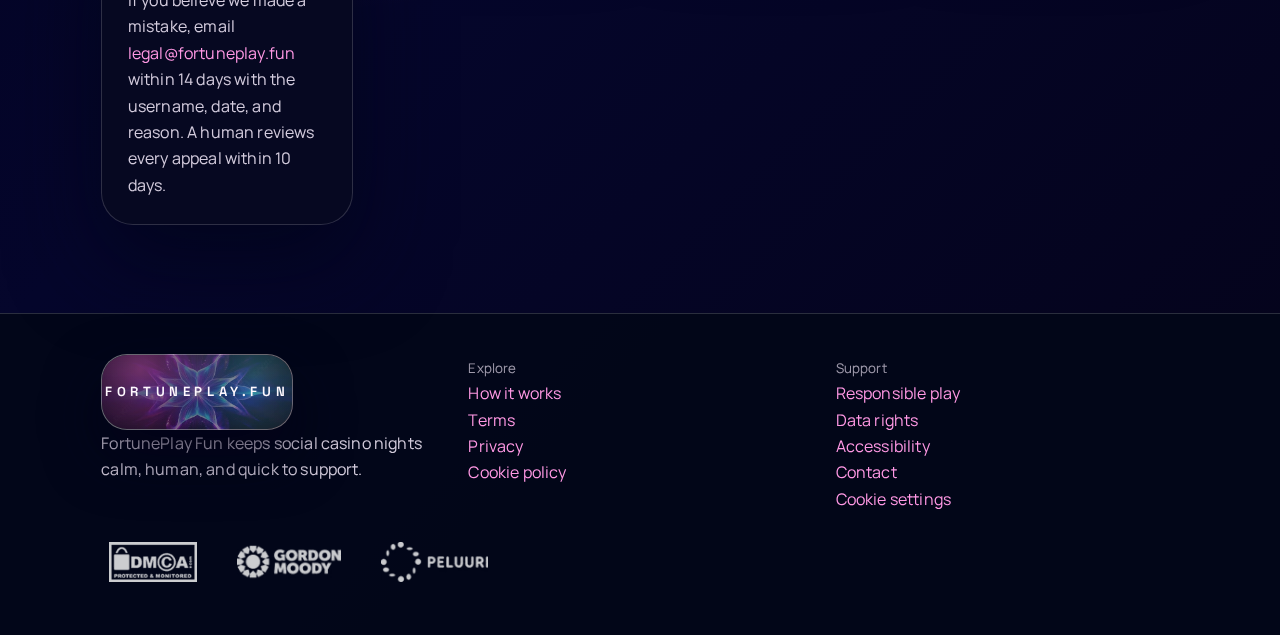
<file: community-guidelines/index.html>
<!doctype html>
<html lang="en">
<head>
  <meta charset="utf-8">
  <meta name="viewport" content="width=device-width, initial-scale=1">
  <meta name="theme-color" content="#f8cf5d">
  <title>Community Guidelines | FortunePlay Fun</title>
  <meta name="description" content="Read the FortunePlay Fun community code, built on respect, safety, and a zero-harassment stance.">
  <link rel="canonical" href="https://fortuneplay.fun/community-guidelines/">
  <meta property="og:site_name" content="FortunePlay Fun">
  <meta property="og:title" content="Community Guidelines | FortunePlay Fun">
  <meta property="og:description" content="Learn how we keep the FortunePlay lounge respectful and inclusive.">
  <meta property="og:url" content="https://fortuneplay.fun/community-guidelines/">
  <meta property="og:type" content="website">
  <meta property="og:image" content="https://fortuneplay.fun/public/images/shareimage.webp">
  <meta name="twitter:card" content="summary_large_image">
  <meta name="twitter:title" content="Community Guidelines | FortunePlay Fun">
  <meta name="twitter:description" content="Respect is the jackpot. Review the rules that keep FortunePlay safe.">
  <meta name="twitter:image" content="https://fortuneplay.fun/public/images/shareimage.webp">

  <link rel="icon" href="/favicon.ico" sizes="any">
  <link rel="stylesheet" href="/styles.css?v=3">
</head>
<body>
  <a class="skip-link" href="#main-content">Skip to main content</a>
  <header class="site-header">
    <div class="shell header__inner">

      <a class="brand" href="/" aria-label="FortunePlay Fun home">
                <div class='brand__logo' role='img' aria-label='FortunePlay Fun textured logo'>
          <span aria-hidden='true'>fortuneplay.fun</span>
        </div>
      </a>

      <nav class="site-nav" aria-label="Primary">
        <a href="/">Home</a>
        <a href="/community/">Community</a>
        <a href="/responsible-play/">Responsible Play</a>
        <a href="/contact/">Contact</a>
      </nav>
    </div>
  </header>



  <main id="main-content">

    <section class="hero hero--sub">

      <div class="shell hero__grid">

        <div>

          <p class="pill">Community</p>

          <h1>FortunePlay Fun community standards.</h1>

          <p>Every guest enters the lounge with the same promise: a calm, creative space free from harassment and pressure. These guidelines spell out the behavior we uplift and the lines we hold.</p>

        </div>

        <div class="hero__card">

          <h3>Need to report?</h3>

          <p>Email <a href="mailto:support@fortuneplay.fun">support@fortuneplay.fun</a> with the username, room, and timestamp. We reply within one business day.</p>

          <p>Emergency? Use the in-lounge profile menu to ping moderators immediately.</p>

        </div>

      </div>

    </section>



    <section class="section">

      <div class="shell content-grid">

        <article class="content-card content-card--wide">

          <h2>Our values</h2>

          <p>Curiosity, empathy, and zero tolerance for harassment anchor FortunePlay Fun. Hold space for different cultures, speak inclusively, and respect quiet modes when someone needs a breather.</p>

          <p>We reserve the right to remove any content or account that undermines these values even if it is not listed line by line below.</p>

        </article>

        <article class="content-card">

          <h3>Harassment & abuse</h3>

          <ul>

            <li>Targeted bullying, threats, or intimidation.</li>

            <li>Unwanted romantic or sexual advances.</li>

            <li>Doxxing or sharing private information.</li>

          </ul>

        </article>

        <article class="content-card">

          <h3>Hate speech & discrimination</h3>

          <ul>

            <li>Slurs or insults tied to protected characteristics.</li>

            <li>Extremist propaganda, coded language, or symbols.</li>

            <li>Promoting exclusion, segregation, or violence.</li>

          </ul>

        </article>

        <article class="content-card">

          <h3>Spam & exploitation</h3>

          <ul>

            <li>Commercial solicitations or referral schemes.</li>

            <li>Sharing malware, phishing attempts, or deceptive links.</li>

            <li>Posing as staff, moderators, or other players.</li>

          </ul>

        </article>

        <article class="content-card">

          <h3>Responsible play</h3>

          <p>Offer resources instead of pressure. Encouraging unhealthy behavior, bypassing limits, or distributing unverified tips is prohibited.</p>

        </article>

        <article class="content-card">

          <h3>Reporting workflow</h3>

          <ol>

            <li>Hit the in-room report tool or email <a href="mailto:support@fortuneplay.fun">support@fortuneplay.fun</a>.</li>

            <li>Attach screenshots or timestamps if you can.</li>

            <li>Expect acknowledgement within 24 hours plus a follow-up after review.</li>

          </ol>

        </article>

        <article class="content-card">

          <h3>Enforcement ladder</h3>

          <ul>

            <li>Friendly reminder &rarr; for accidental slips.</li>

            <li>Official warning &rarr; logged on your profile.</li>

            <li>Suspension &rarr; 24 hours to permanent depending on severity.</li>

            <li>Removal &rarr; immediate for hate, threats, or exploitation.</li>

          </ul>

        </article>

        <article class="content-card">

          <h3>Appeals</h3>

          <p>If you believe we made a mistake, email <a href="mailto:legal@fortuneplay.fun">legal@fortuneplay.fun</a> within 14 days with the username, date, and reason. A human reviews every appeal within 10 days.</p>

        </article>

      </div>

    </section>

  </main>

  </main>

  <footer class="footer">
    <div class="shell footer__grid">
      <div>

      <a class="brand" href="/" aria-label="FortunePlay Fun home">
                <div class='brand__logo' role='img' aria-label='FortunePlay Fun textured logo'>
          <span aria-hidden='true'>fortuneplay.fun</span>
        </div>
      </a>

        <p>FortunePlay Fun keeps social casino nights calm, human, and quick to support.</p>
      </div>
      <div>
        <small>Explore</small>
        <p><a href="/how-it-works/">How it works</a><br>
        <a href="/terms/">Terms</a><br>
        <a href="/privacy/">Privacy</a><br>
        <a href="/cookie-policy/">Cookie policy</a></p>
      </div>
      <div>
        <small>Support</small>
        <p><a href="/responsible-play/">Responsible play</a><br>
        <a href="/data-rights/">Data rights</a><br>
        <a href="/accessibility/">Accessibility</a><br>
        <a href="/contact/">Contact</a><br>
        <a href="/cookie-settings/">Cookie settings</a></p>
      </div>
    </div>
    <div class="shell footer__logos" aria-label="Safety and support partners">
      <a href="https://www.dmca.com/" target="_blank" rel="noopener nofollow">
        <img src="/public/images/footerimages/dmcaprotectionlogo.webp" alt="DMCA.com protection status">
      </a>
      <a href="https://www.gordonmoody.org.uk/" target="_blank" rel="noopener nofollow">
        <img src="/public/images/footerimages/gordonmoodywhitelogo.webp" alt="Gordon Moody charity">
      </a>
      <a href="https://peluuri.fi/en/" target="_blank" rel="noopener nofollow">
        <img src="/public/images/footerimages/peluurifoot.webp" alt="Peluuri helpline">
      </a>
    </div>
  </footer>
</body>
</html>
</file>
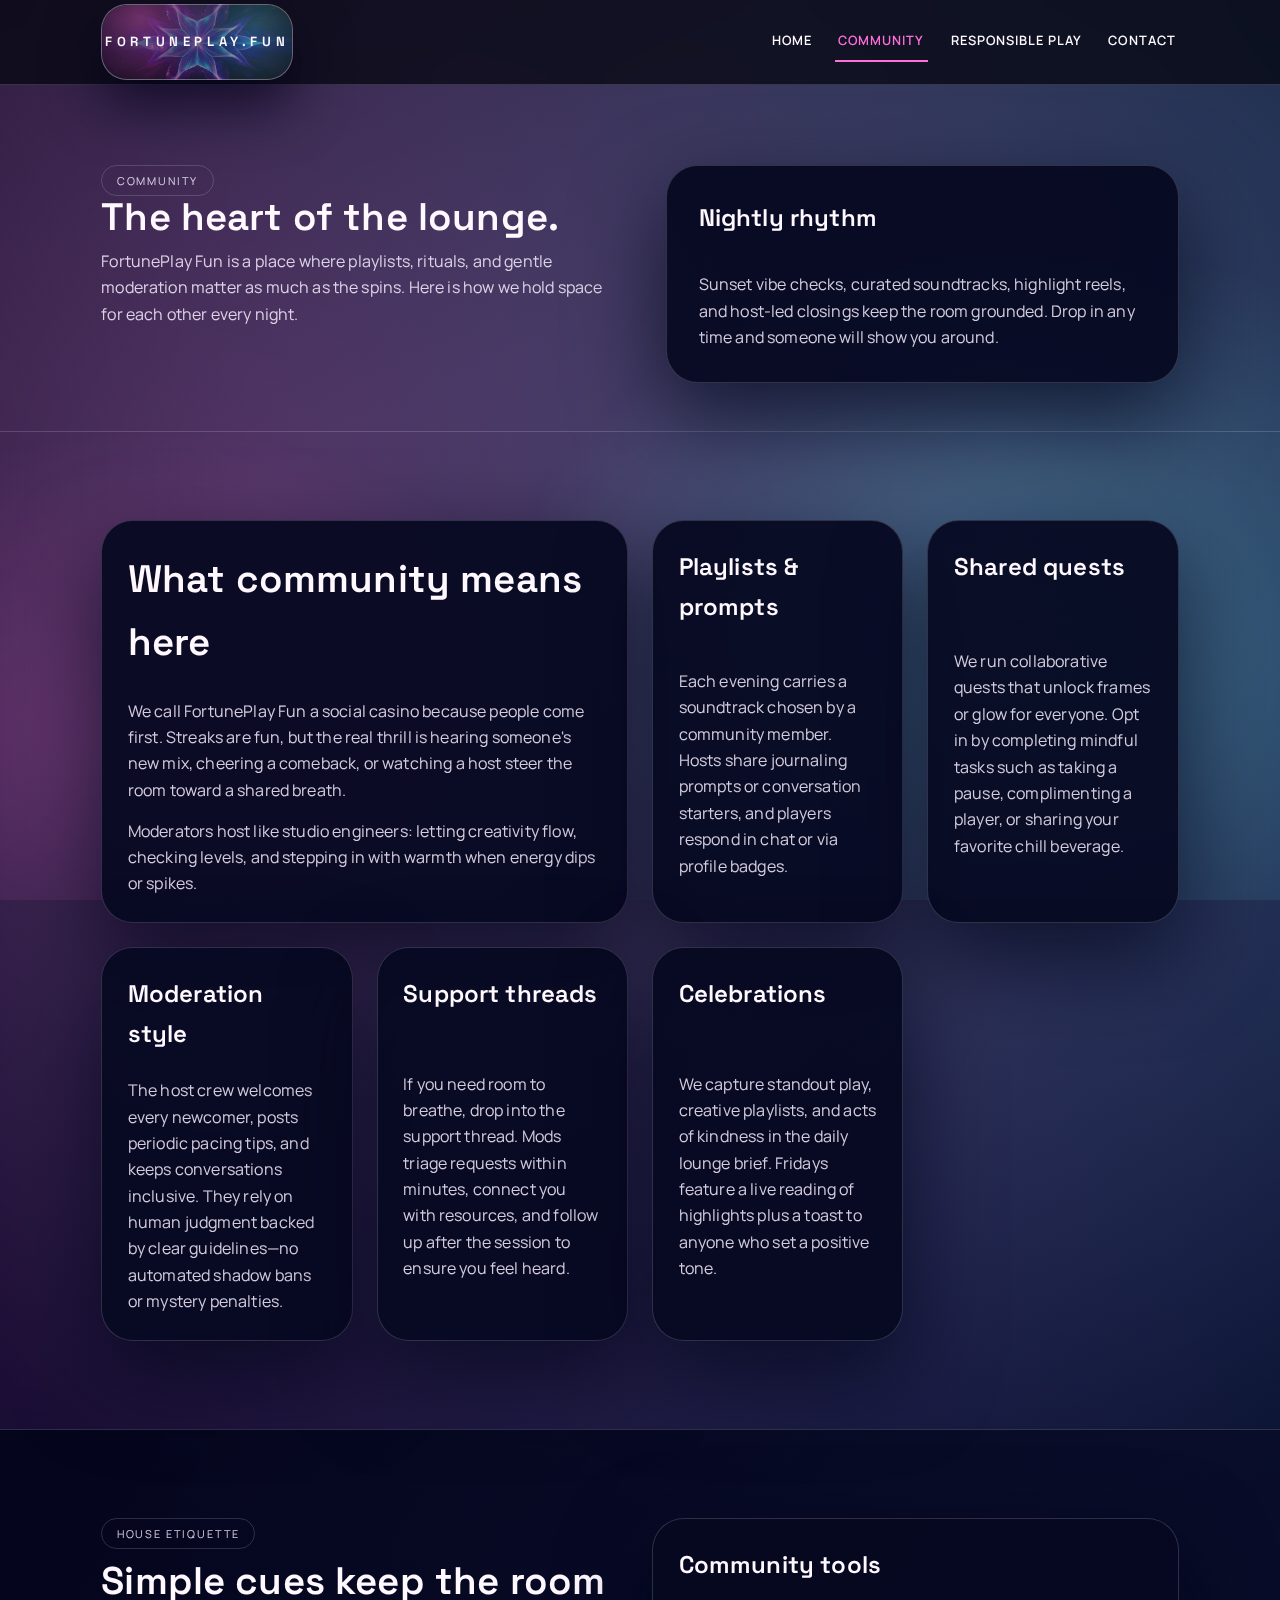
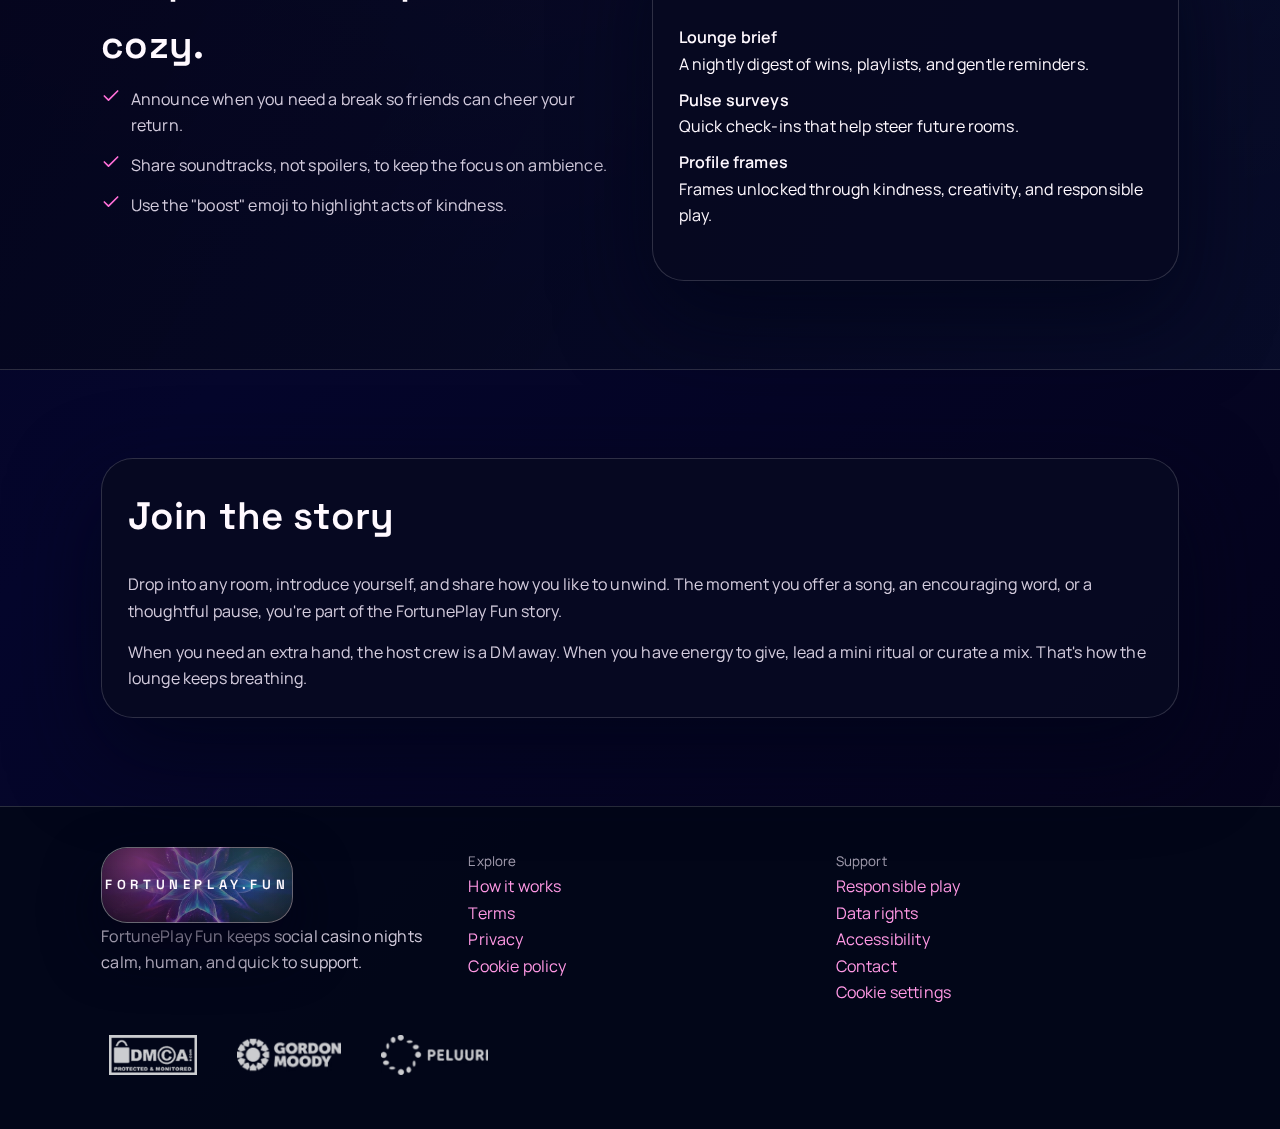
<file: community/index.html>
<!doctype html>
<html lang="en">
<head>
  <meta charset="utf-8">
  <meta name="viewport" content="width=device-width, initial-scale=1">
  <meta name="theme-color" content="#f8cf5d">
  <title>Community | FortunePlay Fun</title>
  <meta name="description" content="Meet the FortunePlay Fun community&mdash;nightly rituals, playlists, moderators, and the etiquette that keeps the lounge cozy.">
  <link rel="canonical" href="https://fortuneplay.fun/community/">
  <meta property="og:site_name" content="FortunePlay Fun">
  <meta property="og:title" content="Community | FortunePlay Fun">
  <meta property="og:description" content="Learn how the FortunePlay Fun community keeps the lounge kind, musical, and mindful.">
  <meta property="og:type" content="website">
  <meta property="og:url" content="https://fortuneplay.fun/community/">
  <meta property="og:image" content="https://fortuneplay.fun/public/images/shareimage.webp">
  <meta property="og:image:alt" content="FortunePlay community collage">
  <meta name="twitter:card" content="summary_large_image">
  <meta name="twitter:title" content="Community | FortunePlay Fun">
  <meta name="twitter:description" content="Playlists, rituals, and moderation that keep FortunePlay Fun feeling human.">
  <meta name="twitter:image" content="https://fortuneplay.fun/public/images/shareimage.webp">

  <link rel="icon" href="/favicon.ico" sizes="any">
  <link rel="stylesheet" href="/styles.css?v=3">
</head>
<body>
  <a class="skip-link" href="#main-content">Skip to main content</a>
  <header class="site-header">
    <div class="shell header__inner">

      <a class="brand" href="/" aria-label="FortunePlay Fun home">
                <div class='brand__logo' role='img' aria-label='FortunePlay Fun textured logo'>
          <span aria-hidden='true'>fortuneplay.fun</span>
        </div>
      </a>

      <nav class="site-nav" aria-label="Primary">
        <a href="/">Home</a>
        <a href="/community/" aria-current="page">Community</a>
        <a href="/responsible-play/">Responsible Play</a>
        <a href="/contact/">Contact</a>
      </nav>
    </div>
  </header>

  <main id="main-content">
    <section class="hero hero--sub">
      <div class="shell hero__grid">
        <div>
          <p class="pill">Community</p>
          <h1>The heart of the lounge.</h1>
          <p>FortunePlay Fun is a place where playlists, rituals, and gentle moderation matter as much as the spins. Here is how we hold space for each other every night.</p>
        </div>
        <div class="hero__card">
          <h3>Nightly rhythm</h3>
          <p>Sunset vibe checks, curated soundtracks, highlight reels, and host-led closings keep the room grounded. Drop in any time and someone will show you around.</p>
        </div>
      </div>
    </section>

    <section class="section">
      <div class="shell content-grid">
        <article class="content-card content-card--wide">
          <h2>What community means here</h2>
          <p>We call FortunePlay Fun a social casino because people come first. Streaks are fun, but the real thrill is hearing someone's new mix, cheering a comeback, or watching a host steer the room toward a shared breath.</p>
          <p>Moderators host like studio engineers: letting creativity flow, checking levels, and stepping in with warmth when energy dips or spikes.</p>
        </article>
        <article class="content-card">
          <h3>Playlists & prompts</h3>
          <p>Each evening carries a soundtrack chosen by a community member. Hosts share journaling prompts or conversation starters, and players respond in chat or via profile badges.</p>
        </article>
        <article class="content-card">
          <h3>Shared quests</h3>
          <p>We run collaborative quests that unlock frames or glow for everyone. Opt in by completing mindful tasks such as taking a pause, complimenting a player, or sharing your favorite chill beverage.</p>
        </article>
        <article class="content-card">
          <h3>Moderation style</h3>
          <p>The host crew welcomes every newcomer, posts periodic pacing tips, and keeps conversations inclusive. They rely on human judgment backed by clear guidelines&mdash;no automated shadow bans or mystery penalties.</p>
        </article>
        <article class="content-card">
          <h3>Support threads</h3>
          <p>If you need room to breathe, drop into the support thread. Mods triage requests within minutes, connect you with resources, and follow up after the session to ensure you feel heard.</p>
        </article>
        <article class="content-card">
          <h3>Celebrations</h3>
          <p>We capture standout play, creative playlists, and acts of kindness in the daily lounge brief. Fridays feature a live reading of highlights plus a toast to anyone who set a positive tone.</p>
        </article>
      </div>
    </section>

    <section class="section section--contrast">
      <div class="shell grid-split">
        <div>
          <p class="pill">House etiquette</p>
          <h2>Simple cues keep the room cozy.</h2>
          <ul class="checklist">
            <li>
              <svg viewBox="0 0 24 24" fill="none" stroke="currentColor" stroke-width="2" stroke-linecap="round" stroke-linejoin="round"><polyline points="20 6 9 17 4 12"/></svg>
              <span>Announce when you need a break so friends can cheer your return.</span>
            </li>
            <li>
              <svg viewBox="0 0 24 24" fill="none" stroke="currentColor" stroke-width="2" stroke-linecap="round" stroke-linejoin="round"><polyline points="20 6 9 17 4 12"/></svg>
              <span>Share soundtracks, not spoilers, to keep the focus on ambience.</span>
            </li>
            <li>
              <svg viewBox="0 0 24 24" fill="none" stroke="currentColor" stroke-width="2" stroke-linecap="round" stroke-linejoin="round"><polyline points="20 6 9 17 4 12"/></svg>
              <span>Use the "boost" emoji to highlight acts of kindness.</span>
            </li>
          </ul>
        </div>
        <div class="feature-card">
          <h3>Community tools</h3>
          <dl>
            <dt>Lounge brief</dt>
            <dd>A nightly digest of wins, playlists, and gentle reminders.</dd>
            <dt>Pulse surveys</dt>
            <dd>Quick check-ins that help steer future rooms.</dd>
            <dt>Profile frames</dt>
            <dd>Frames unlocked through kindness, creativity, and responsible play.</dd>
          </dl>
        </div>
      </div>
    </section>

    <section class="section">
      <div class="shell content-grid">
        <article class="content-card content-card--wide">
          <h2>Join the story</h2>
          <p>Drop into any room, introduce yourself, and share how you like to unwind. The moment you offer a song, an encouraging word, or a thoughtful pause, you're part of the FortunePlay Fun story.</p>
          <p>When you need an extra hand, the host crew is a DM away. When you have energy to give, lead a mini ritual or curate a mix. That's how the lounge keeps breathing.</p>
        </article>
      </div>
    </section>
  </main>

  <footer class="footer">
    <div class="shell footer__grid">
      <div>

      <a class="brand" href="/" aria-label="FortunePlay Fun home">
                <div class='brand__logo' role='img' aria-label='FortunePlay Fun textured logo'>
          <span aria-hidden='true'>fortuneplay.fun</span>
        </div>
      </a>

        <p>FortunePlay Fun keeps social casino nights calm, human, and quick to support.</p>
      </div>
      <div>
        <small>Explore</small>
        <p><a href="/how-it-works/">How it works</a><br>
        <a href="/terms/">Terms</a><br>
        <a href="/privacy/">Privacy</a><br>
        <a href="/cookie-policy/">Cookie policy</a></p>
      </div>
      <div>
        <small>Support</small>
        <p><a href="/responsible-play/">Responsible play</a><br>
        <a href="/data-rights/">Data rights</a><br>
        <a href="/accessibility/">Accessibility</a><br>
        <a href="/contact/">Contact</a><br>
        <a href="/cookie-settings/">Cookie settings</a></p>
      </div>
    </div>
    <div class="shell footer__logos" aria-label="Safety and support partners">
      <a href="https://www.dmca.com/" target="_blank" rel="noopener nofollow">
        <img src="/public/images/footerimages/dmcaprotectionlogo.webp" alt="DMCA.com protection status">
      </a>
      <a href="https://www.gordonmoody.org.uk/" target="_blank" rel="noopener nofollow">
        <img src="/public/images/footerimages/gordonmoodywhitelogo.webp" alt="Gordon Moody charity">
      </a>
      <a href="https://peluuri.fi/en/" target="_blank" rel="noopener nofollow">
        <img src="/public/images/footerimages/peluurifoot.webp" alt="Peluuri helpline">
      </a>
    </div>
  </footer>
</body>
</html>
</file>
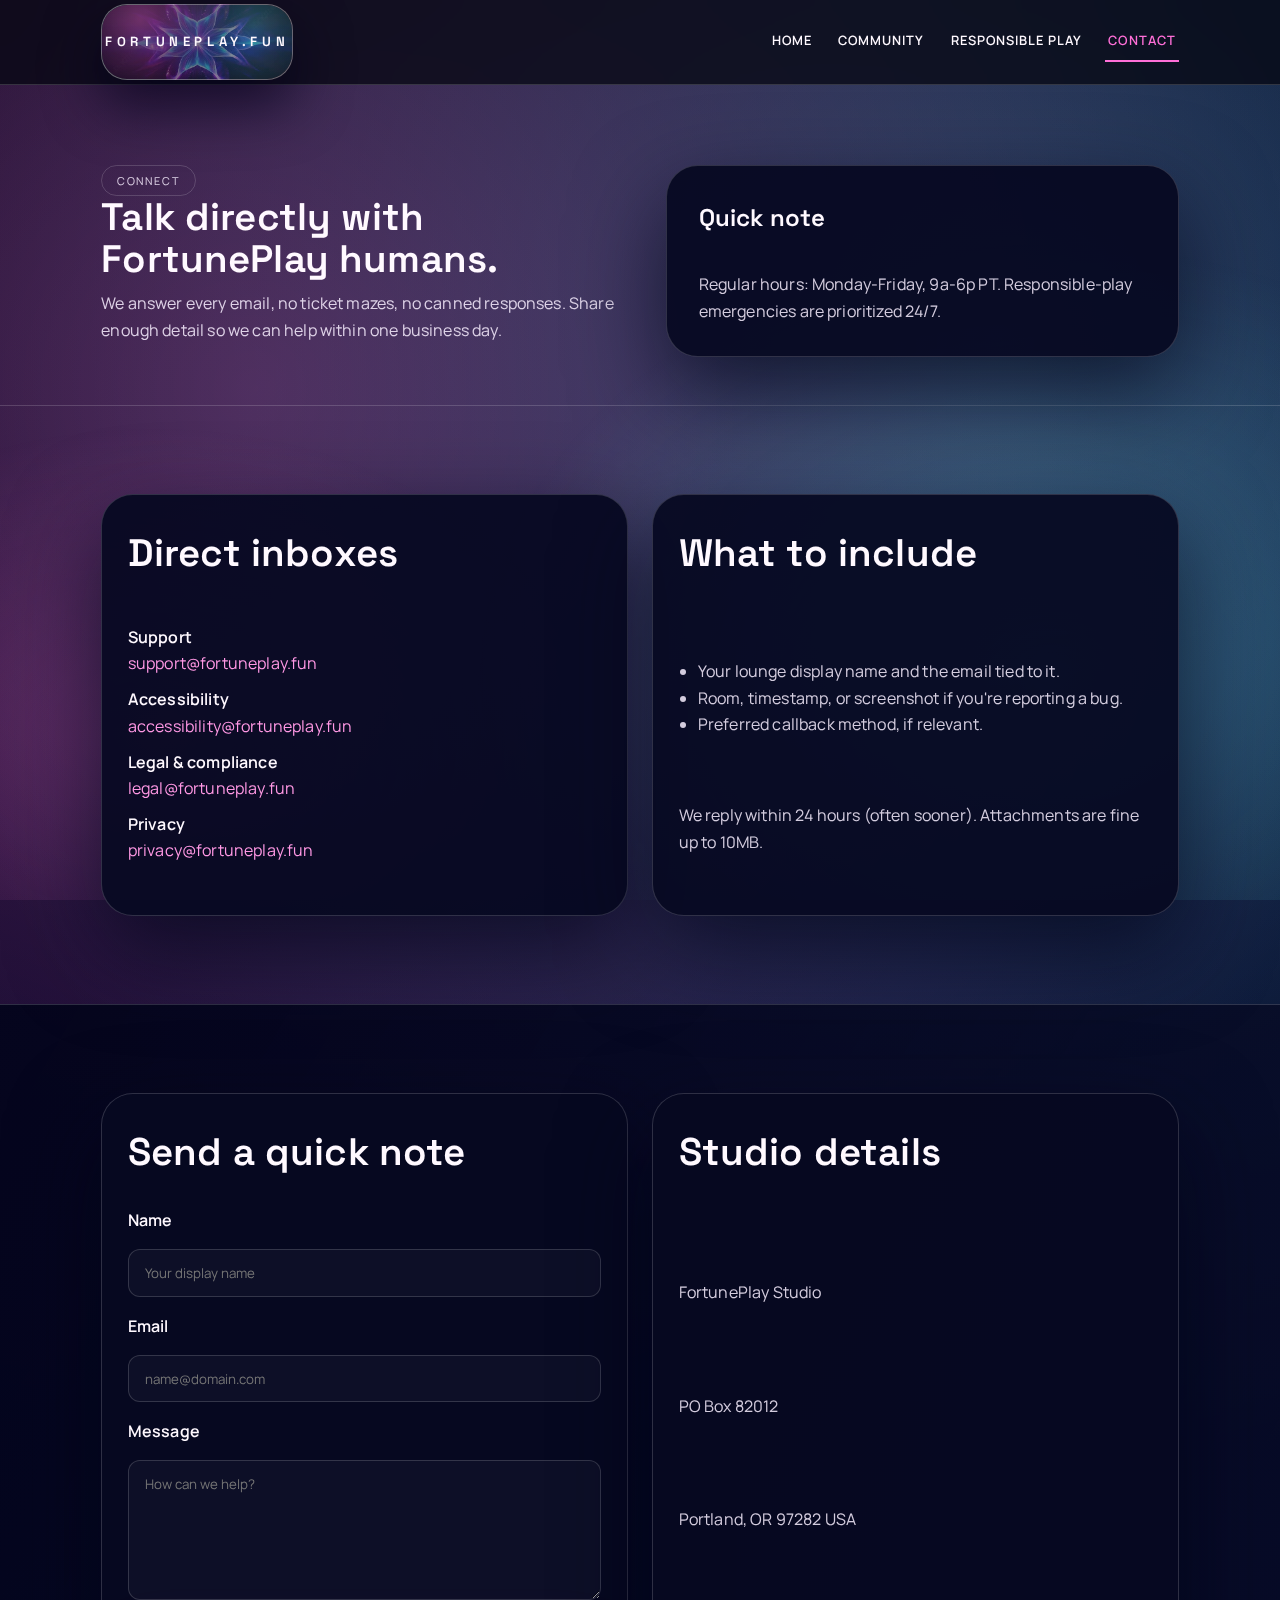
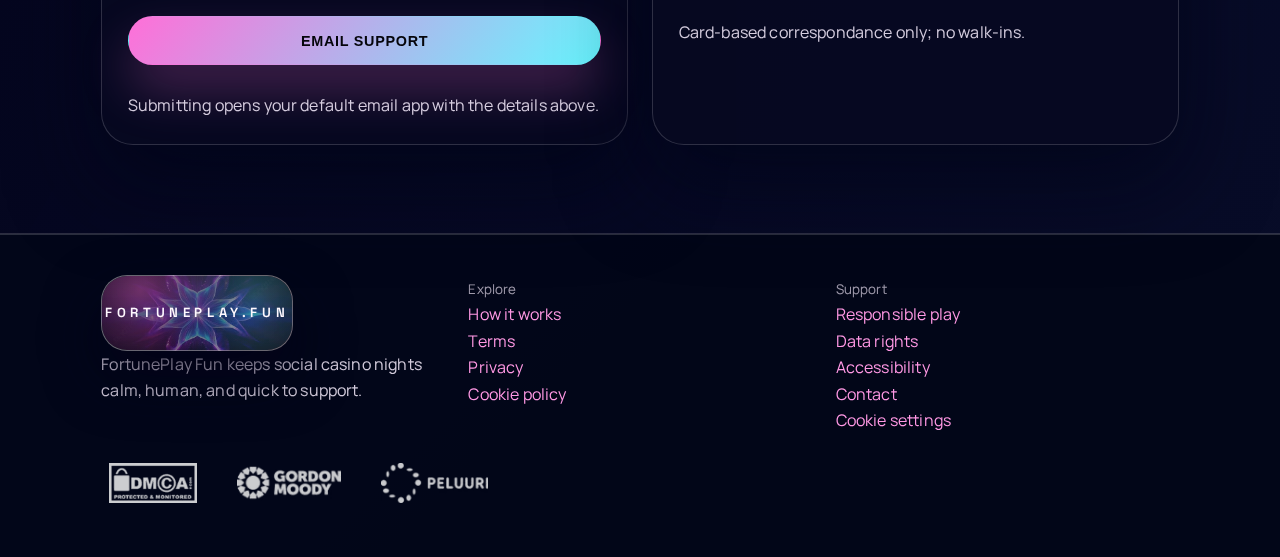
<file: contact/index.html>
﻿<!doctype html>
<html lang="en">
<head>
  <meta charset="utf-8">
  <meta name="viewport" content="width=device-width, initial-scale=1">
  <meta name="theme-color" content="#f8cf5d">
  <title>Contact FortunePlay Fun</title>
  <meta name="description" content="Reach the FortunePlay Fun team for support, accessibility requests, and legal questions.">
  <link rel="canonical" href="https://fortuneplay.fun/contact/">
  <meta property="og:site_name" content="FortunePlay Fun">
  <meta property="og:title" content="Contact FortunePlay Fun">
  <meta property="og:description" content="Support, accessibility, and privacy contacts for FortunePlay.">
  <meta property="og:url" content="https://fortuneplay.fun/contact/">
  <meta property="og:type" content="website">
  <meta property="og:image" content="https://fortuneplay.fun/public/images/shareimage.webp">
  <meta name="twitter:card" content="summary_large_image">
  <meta name="twitter:title" content="Contact FortunePlay Fun">
  <meta name="twitter:description" content="Talk directly with FortunePlay humans, care, context, and no canned responses.">
  <meta name="twitter:image" content="https://fortuneplay.fun/public/images/shareimage.webp">

  <link rel="icon" href="/favicon.ico" sizes="any">
  <link rel="stylesheet" href="/styles.css?v=3">
</head>
<body>
  <a class="skip-link" href="#main-content">Skip to main content</a>
  <header class="site-header">
    <div class="shell header__inner">

      <a class="brand" href="/" aria-label="FortunePlay Fun home">
                <div class='brand__logo' role='img' aria-label='FortunePlay Fun textured logo'>
          <span aria-hidden='true'>fortuneplay.fun</span>
        </div>
      </a>

      <nav class="site-nav" aria-label="Primary">
        <a href="/">Home</a>
        <a href="/community/">Community</a>
        <a href="/responsible-play/">Responsible Play</a>
        <a href="/contact/" aria-current="page">Contact</a>
      </nav>
    </div>
  </header>

  <main id="main-content">
    <section class="hero hero--sub">
      <div class="shell hero__grid">
        <div>
          <p class="pill">Connect</p>
          <h1>Talk directly with FortunePlay humans.</h1>
          <p>We answer every email, no ticket mazes, no canned responses. Share enough detail so we can help within one business day.</p>
        </div>
        <div class="hero__card">
          <h3>Quick note</h3>
          <p>Regular hours: Monday-Friday, 9a-6p PT. Responsible-play emergencies are prioritized 24/7.</p>
        </div>
      </div>
    </section>

    <section class="section">
      <div class="shell grid-split">
        <div class="content-card">
          <h2>Direct inboxes</h2>
          <dl>
            <dt>Support</dt>
            <dd><a href="mailto:support@fortuneplay.fun">support@fortuneplay.fun</a></dd>
            <dt>Accessibility</dt>
            <dd><a href="mailto:accessibility@fortuneplay.fun">accessibility@fortuneplay.fun</a></dd>
            <dt>Legal & compliance</dt>
            <dd><a href="mailto:legal@fortuneplay.fun">legal@fortuneplay.fun</a></dd>
            <dt>Privacy</dt>
            <dd><a href="mailto:privacy@fortuneplay.fun">privacy@fortuneplay.fun</a></dd>
          </dl>
        </div>
        <div class="content-card">
          <h2>What to include</h2>
          <ul>
            <li>Your lounge display name and the email tied to it.</li>
            <li>Room, timestamp, or screenshot if you're reporting a bug.</li>
            <li>Preferred callback method, if relevant.</li>
          </ul>
          <p>We reply within 24 hours (often sooner). Attachments are fine up to 10MB.</p>
        </div>
      </div>
    </section>

    <section class="section section--contrast">
      <div class="shell grid-split">
        <div class="content-card">
          <h2>Send a quick note</h2>
          <form action="mailto:support@fortuneplay.fun" method="post" enctype="text/plain">
            <label for="name">Name</label>
            <input id="name" name="name" type="text" placeholder="Your display name" required>
            <label for="email">Email</label>
            <input id="email" name="email" type="email" placeholder="name@domain.com" required>
            <label for="message">Message</label>
            <textarea id="message" name="message" placeholder="How can we help?" required></textarea>
            <button class="btn btn--primary" type="submit">Email support</button>
          </form>
          <p style="margin-top:0.8rem;" aria-live="polite">Submitting opens your default email app with the details above.</p>
        </div>
        <div class="content-card">
          <h2>Studio details</h2>
          <p>FortunePlay Studio</p>
          <p>PO Box 82012</p>
          <p>Portland, OR 97282 USA</p>
          <p>Card-based correspondance only; no walk-ins.</p>
        </div>
      </div>
    </section>
  </main>

  <footer class="footer">
    <div class="shell footer__grid">
      <div>

      <a class="brand" href="/" aria-label="FortunePlay Fun home">
                <div class='brand__logo' role='img' aria-label='FortunePlay Fun textured logo'>
          <span aria-hidden='true'>fortuneplay.fun</span>
        </div>
      </a>

        <p>FortunePlay Fun keeps social casino nights calm, human, and quick to support.</p>
      </div>
      <div>
        <small>Explore</small>
        <p><a href="/how-it-works/">How it works</a><br>
        <a href="/terms/">Terms</a><br>
        <a href="/privacy/">Privacy</a><br>
        <a href="/cookie-policy/">Cookie policy</a></p>
      </div>
      <div>
        <small>Support</small>
        <p><a href="/responsible-play/">Responsible play</a><br>
        <a href="/data-rights/">Data rights</a><br>
        <a href="/accessibility/">Accessibility</a><br>
        <a href="/contact/">Contact</a><br>
        <a href="/cookie-settings/">Cookie settings</a></p>
      </div>
    </div>
    <div class="shell footer__logos" aria-label="Safety and support partners">
      <a href="https://www.dmca.com/" target="_blank" rel="noopener nofollow">
        <img src="/public/images/footerimages/dmcaprotectionlogo.webp" alt="DMCA.com protection status">
      </a>
      <a href="https://www.gordonmoody.org.uk/" target="_blank" rel="noopener nofollow">
        <img src="/public/images/footerimages/gordonmoodywhitelogo.webp" alt="Gordon Moody charity">
      </a>
      <a href="https://peluuri.fi/en/" target="_blank" rel="noopener nofollow">
        <img src="/public/images/footerimages/peluurifoot.webp" alt="Peluuri helpline">
      </a>
    </div>
  </footer>
</body>
</html>
</file>
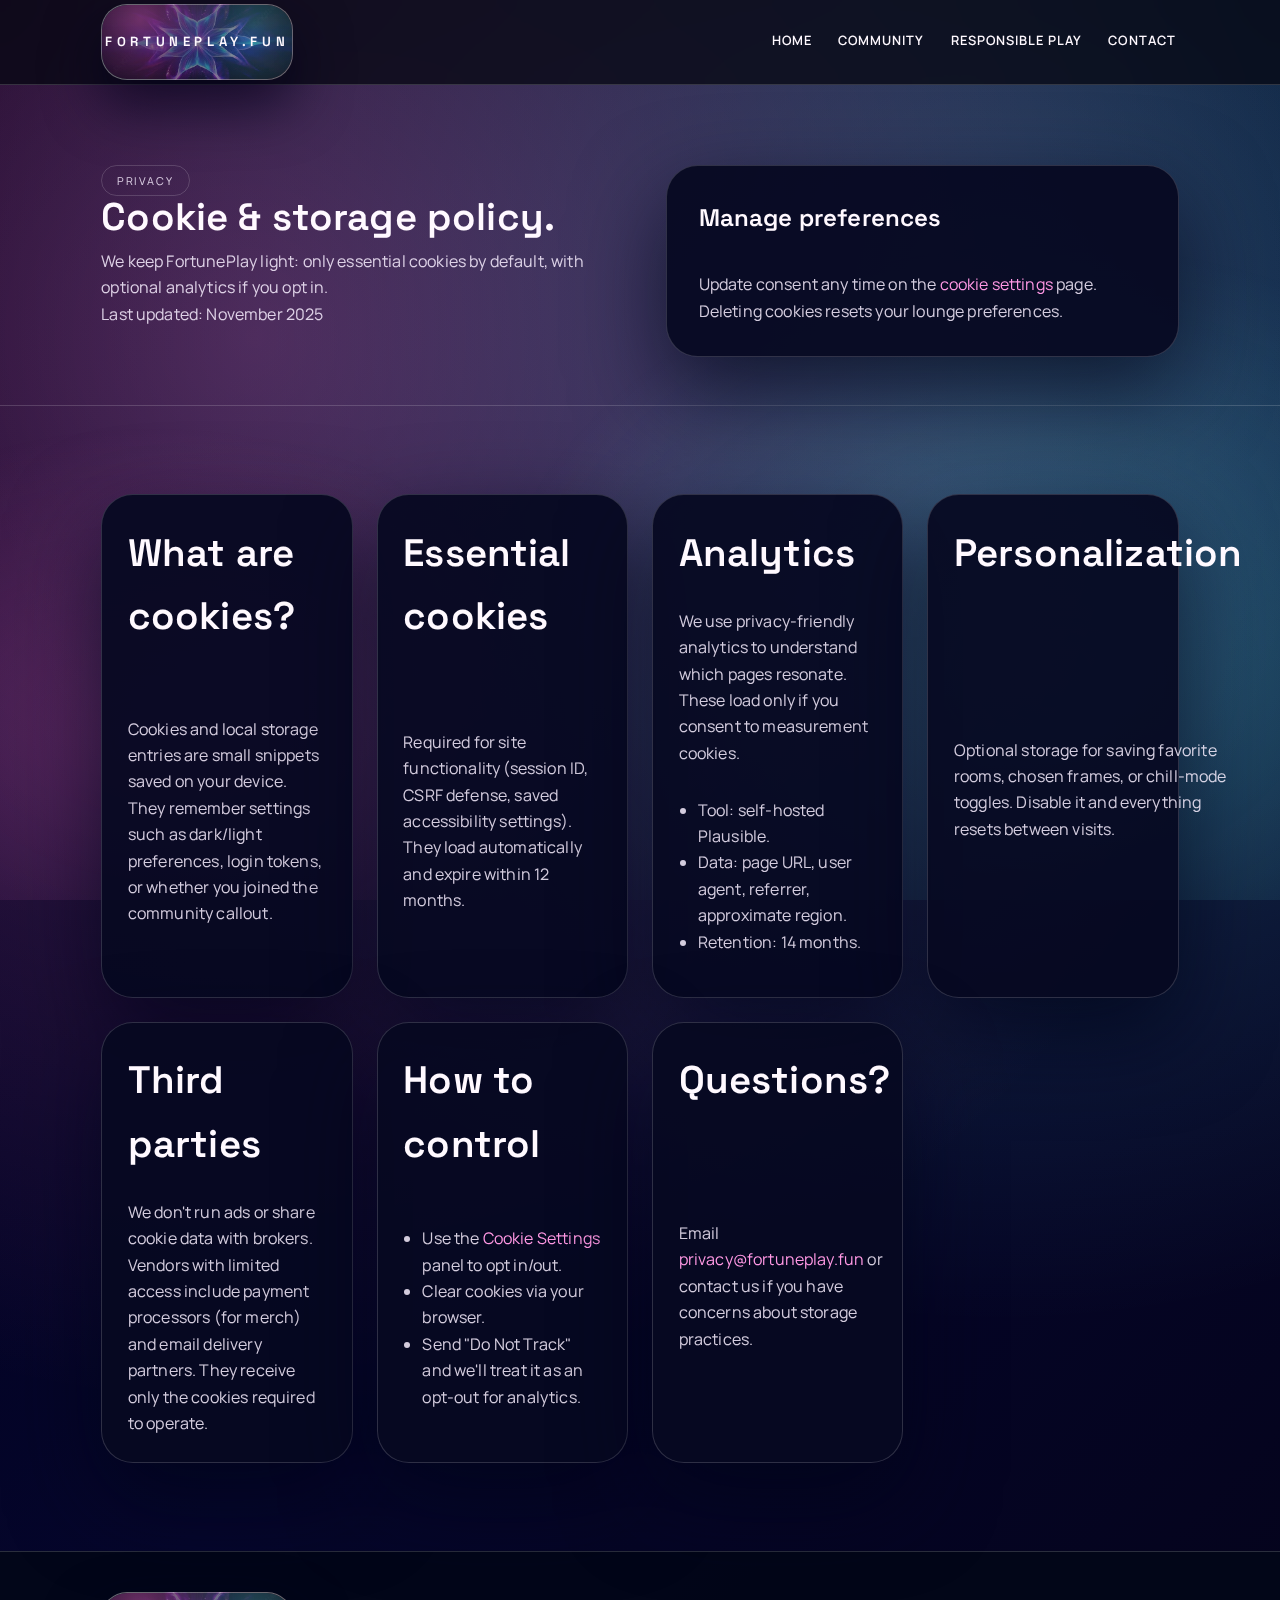
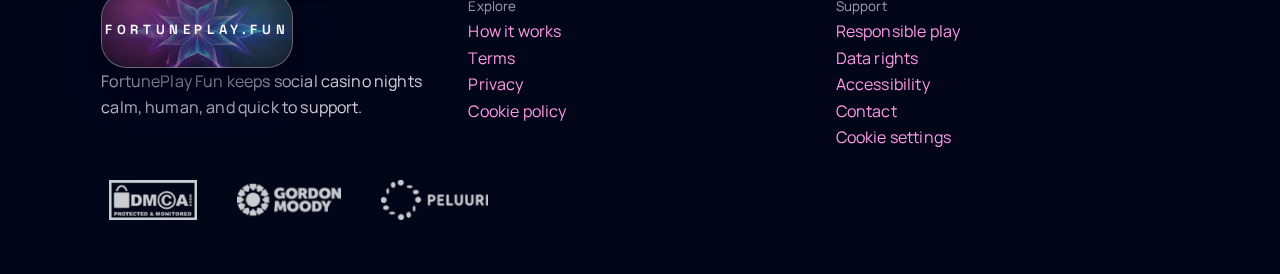
<file: cookie-policy/index.html>
<!doctype html>
<html lang="en">
<head>
  <meta charset="utf-8">
  <meta name="viewport" content="width=device-width, initial-scale=1">
  <meta name="theme-color" content="#f8cf5d">
  <title>Cookie Policy | FortunePlay Fun</title>
  <meta name="description" content="Understand how FortunePlay Fun uses cookies, storage, and analytics, and how to manage your preferences.">
  <link rel="canonical" href="https://fortuneplay.fun/cookie-policy/">
  <meta property="og:site_name" content="FortunePlay Fun">
  <meta property="og:title" content="Cookie Policy | FortunePlay Fun">
  <meta property="og:description" content="Breakdown of essential, analytics, and personalization cookies for the FortunePlay lounge.">
  <meta property="og:url" content="https://fortuneplay.fun/cookie-policy/">
  <meta property="og:type" content="website">
  <meta property="og:image" content="https://fortuneplay.fun/public/images/shareimage.webp">
  <meta name="twitter:card" content="summary_large_image">
  <meta name="twitter:title" content="Cookie Policy | FortunePlay Fun">
  <meta name="twitter:description" content="See what data stays on your device and how to reset it.">
  <meta name="twitter:image" content="https://fortuneplay.fun/public/images/shareimage.webp">

  <link rel="icon" href="/favicon.ico" sizes="any">
  <link rel="stylesheet" href="/styles.css?v=3">
</head>
<body>
  <a class="skip-link" href="#main-content">Skip to main content</a>
  <header class="site-header">
    <div class="shell header__inner">

      <a class="brand" href="/" aria-label="FortunePlay Fun home">
                <div class='brand__logo' role='img' aria-label='FortunePlay Fun textured logo'>
          <span aria-hidden='true'>fortuneplay.fun</span>
        </div>
      </a>

      <nav class="site-nav" aria-label="Primary">
        <a href="/">Home</a>
        <a href="/community/">Community</a>
        <a href="/responsible-play/">Responsible Play</a>
        <a href="/contact/">Contact</a>
      </nav>
    </div>
  </header>

  <main id="main-content">
    <section class="hero hero--sub">
      <div class="shell hero__grid">
        <div>
          <p class="pill">Privacy</p>
          <h1>Cookie & storage policy.</h1>
          <p>We keep FortunePlay light: only essential cookies by default, with optional analytics if you opt in.</p>
          <p style="color:var(--muted);">Last updated: November 2025</p>
        </div>
        <div class="hero__card">
          <h3>Manage preferences</h3>
          <p>Update consent any time on the <a href="/cookie-settings/">cookie settings</a> page. Deleting cookies resets your lounge preferences.</p>
        </div>
      </div>
    </section>

    <section class="section">
      <div class="shell content-grid">
        <article class="content-card">
          <h2>What are cookies?</h2>
          <p>Cookies and local storage entries are small snippets saved on your device. They remember settings such as dark/light preferences, login tokens, or whether you joined the community callout.</p>
        </article>
        <article class="content-card">
          <h2>Essential cookies</h2>
          <p>Required for site functionality (session ID, CSRF defense, saved accessibility settings). They load automatically and expire within 12 months.</p>
        </article>
        <article class="content-card">
          <h2>Analytics</h2>
          <p>We use privacy-friendly analytics to understand which pages resonate. These load only if you consent to measurement cookies.</p>
          <ul>
            <li>Tool: self-hosted Plausible.</li>
            <li>Data: page URL, user agent, referrer, approximate region.</li>
            <li>Retention: 14 months.</li>
          </ul>
        </article>
        <article class="content-card">
          <h2>Personalization</h2>
          <p>Optional storage for saving favorite rooms, chosen frames, or chill-mode toggles. Disable it and everything resets between visits.</p>
        </article>
        <article class="content-card">
          <h2>Third parties</h2>
          <p>We don't run ads or share cookie data with brokers. Vendors with limited access include payment processors (for merch) and email delivery partners. They receive only the cookies required to operate.</p>
        </article>
        <article class="content-card">
          <h2>How to control</h2>
          <ul>
            <li>Use the <a href="/cookie-settings/">Cookie Settings</a> panel to opt in/out.</li>
            <li>Clear cookies via your browser.</li>
            <li>Send "Do Not Track" and we'll treat it as an opt-out for analytics.</li>
          </ul>
        </article>
        <article class="content-card">
          <h2>Questions?</h2>
          <p>Email <a href="mailto:privacy@fortuneplay.fun">privacy@fortuneplay.fun</a> or contact us if you have concerns about storage practices.</p>
        </article>
      </div>
    </section>
  </main>

  <footer class="footer">
    <div class="shell footer__grid">
      <div>

      <a class="brand" href="/" aria-label="FortunePlay Fun home">
                <div class='brand__logo' role='img' aria-label='FortunePlay Fun textured logo'>
          <span aria-hidden='true'>fortuneplay.fun</span>
        </div>
      </a>

        <p>FortunePlay Fun keeps social casino nights calm, human, and quick to support.</p>
      </div>
      <div>
        <small>Explore</small>
        <p><a href="/how-it-works/">How it works</a><br>
        <a href="/terms/">Terms</a><br>
        <a href="/privacy/">Privacy</a><br>
        <a href="/cookie-policy/">Cookie policy</a></p>
      </div>
      <div>
        <small>Support</small>
        <p><a href="/responsible-play/">Responsible play</a><br>
        <a href="/data-rights/">Data rights</a><br>
        <a href="/accessibility/">Accessibility</a><br>
        <a href="/contact/">Contact</a><br>
        <a href="/cookie-settings/">Cookie settings</a></p>
      </div>
    </div>
    <div class="shell footer__logos" aria-label="Safety and support partners">
      <a href="https://www.dmca.com/" target="_blank" rel="noopener nofollow">
        <img src="/public/images/footerimages/dmcaprotectionlogo.webp" alt="DMCA.com protection status">
      </a>
      <a href="https://www.gordonmoody.org.uk/" target="_blank" rel="noopener nofollow">
        <img src="/public/images/footerimages/gordonmoodywhitelogo.webp" alt="Gordon Moody charity">
      </a>
      <a href="https://peluuri.fi/en/" target="_blank" rel="noopener nofollow">
        <img src="/public/images/footerimages/peluurifoot.webp" alt="Peluuri helpline">
      </a>
    </div>
  </footer>
</body>
</html>
</file>
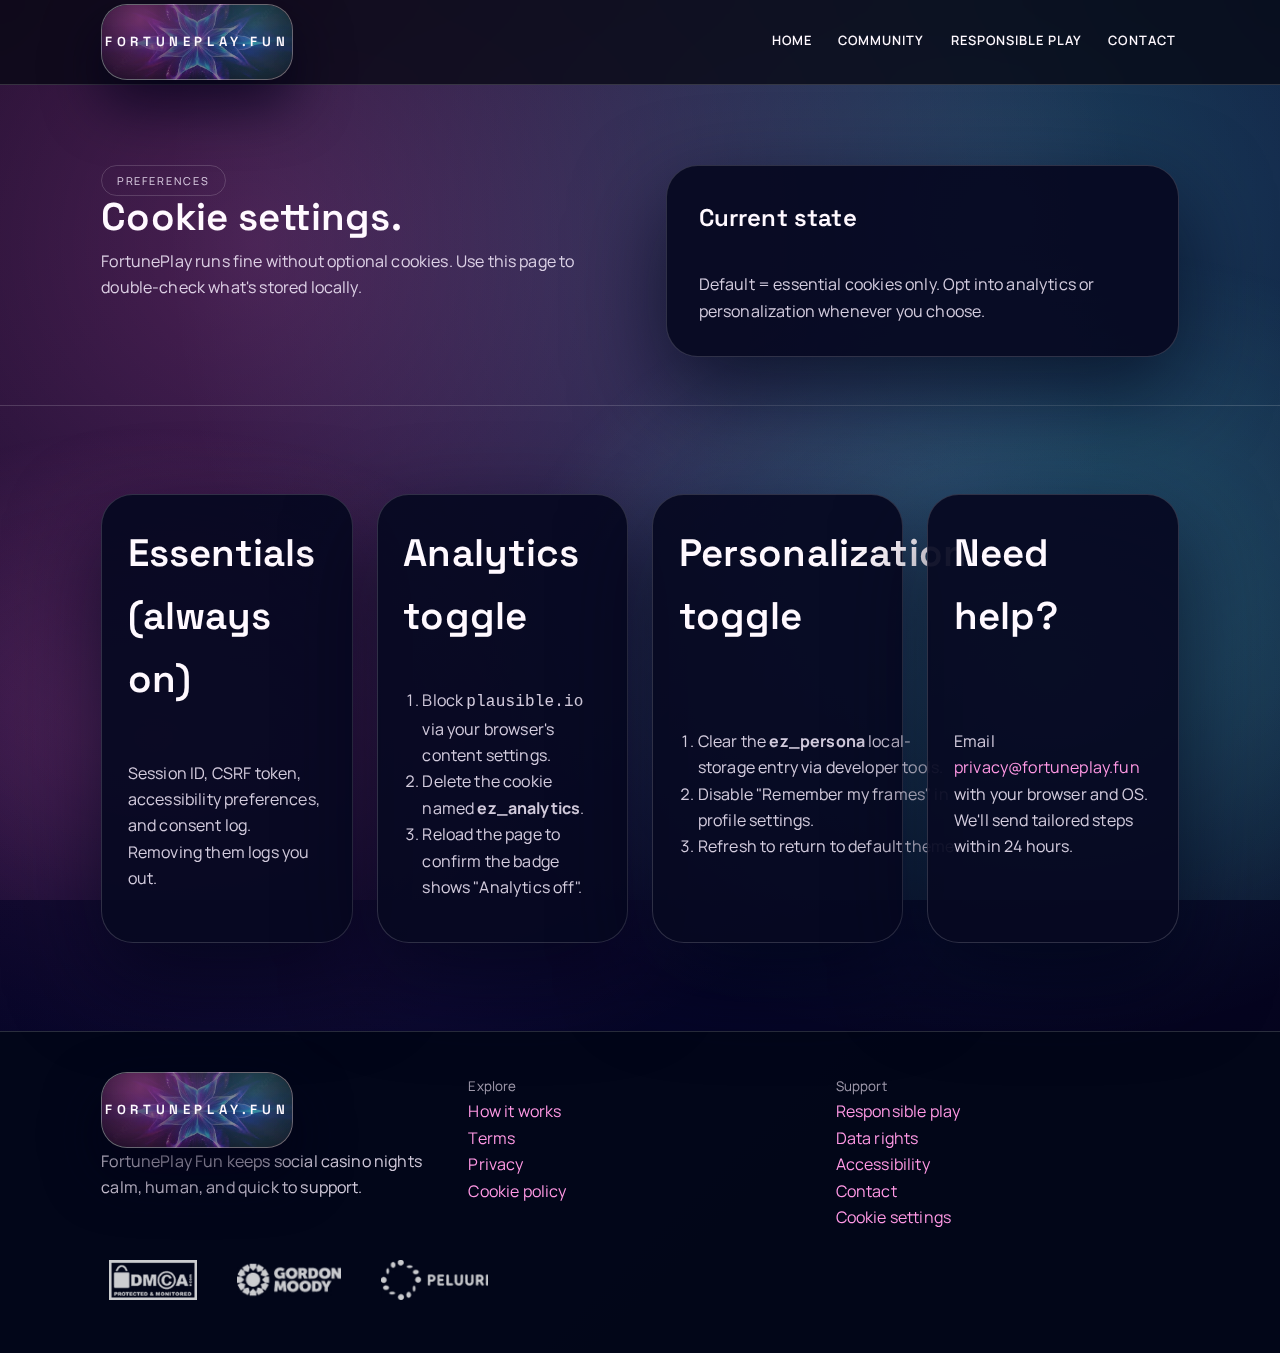
<file: cookie-settings/index.html>
<!doctype html>
<html lang="en">
<head>
  <meta charset="utf-8">
  <meta name="viewport" content="width=device-width, initial-scale=1">
  <meta name="theme-color" content="#f8cf5d">
  <title>Cookie Settings | FortunePlay Fun</title>
  <meta name="description" content="Control optional cookies and storage for FortunePlay Fun.">
  <link rel="canonical" href="https://fortuneplay.fun/cookie-settings/">
  <meta property="og:site_name" content="FortunePlay Fun">
  <meta property="og:title" content="Cookie Settings | FortunePlay Fun">
  <meta property="og:description" content="Toggle analytics or personalization cookies whenever you like.">
  <meta property="og:url" content="https://fortuneplay.fun/cookie-settings/">
  <meta property="og:type" content="website">
  <meta property="og:image" content="https://fortuneplay.fun/public/images/shareimage.webp">
  <meta name="twitter:card" content="summary_large_image">
  <meta name="twitter:title" content="Cookie Settings | FortunePlay Fun">
  <meta name="twitter:description" content="Manage cookies and local storage manually.">
  <meta name="twitter:image" content="https://fortuneplay.fun/public/images/shareimage.webp">

  <link rel="icon" href="/favicon.ico" sizes="any">
  <link rel="stylesheet" href="/styles.css?v=3">
</head>
<body>
  <a class="skip-link" href="#main-content">Skip to main content</a>
  <header class="site-header">
    <div class="shell header__inner">

      <a class="brand" href="/" aria-label="FortunePlay Fun home">
                <div class='brand__logo' role='img' aria-label='FortunePlay Fun textured logo'>
          <span aria-hidden='true'>fortuneplay.fun</span>
        </div>
      </a>

      <nav class="site-nav" aria-label="Primary">
        <a href="/">Home</a>
        <a href="/community/">Community</a>
        <a href="/responsible-play/">Responsible Play</a>
        <a href="/contact/">Contact</a>
      </nav>
    </div>
  </header>

  <main id="main-content">
    <section class="hero hero--sub">
      <div class="shell hero__grid">
        <div>
          <p class="pill">Preferences</p>
          <h1>Cookie settings.</h1>
          <p>FortunePlay runs fine without optional cookies. Use this page to double-check what's stored locally.</p>
        </div>
        <div class="hero__card">
          <h3>Current state</h3>
          <p>Default = essential cookies only. Opt into analytics or personalization whenever you choose.</p>
        </div>
      </div>
    </section>

    <section class="section">
      <div class="shell content-grid">
        <article class="content-card">
          <h2>Essentials (always on)</h2>
          <p>Session ID, CSRF token, accessibility preferences, and consent log. Removing them logs you out.</p>
        </article>
        <article class="content-card">
          <h2>Analytics toggle</h2>
          <ol>
            <li>Block <code>plausible.io</code> via your browser's content settings.</li>
            <li>Delete the cookie named <strong>ez_analytics</strong>.</li>
            <li>Reload the page to confirm the badge shows "Analytics off".</li>
          </ol>
        </article>
        <article class="content-card">
          <h2>Personalization toggle</h2>
          <ol>
            <li>Clear the <strong>ez_persona</strong> local-storage entry via developer tools.</li>
            <li>Disable "Remember my frames" in profile settings.</li>
            <li>Refresh to return to default themes.</li>
          </ol>
        </article>
        <article class="content-card">
          <h2>Need help?</h2>
          <p>Email <a href="mailto:privacy@fortuneplay.fun">privacy@fortuneplay.fun</a> with your browser and OS. We'll send tailored steps within 24 hours.</p>
        </article>
      </div>
    </section>
  </main>

  <footer class="footer">
    <div class="shell footer__grid">
      <div>

      <a class="brand" href="/" aria-label="FortunePlay Fun home">
                <div class='brand__logo' role='img' aria-label='FortunePlay Fun textured logo'>
          <span aria-hidden='true'>fortuneplay.fun</span>
        </div>
      </a>

        <p>FortunePlay Fun keeps social casino nights calm, human, and quick to support.</p>
      </div>
      <div>
        <small>Explore</small>
        <p><a href="/how-it-works/">How it works</a><br>
        <a href="/terms/">Terms</a><br>
        <a href="/privacy/">Privacy</a><br>
        <a href="/cookie-policy/">Cookie policy</a></p>
      </div>
      <div>
        <small>Support</small>
        <p><a href="/responsible-play/">Responsible play</a><br>
        <a href="/data-rights/">Data rights</a><br>
        <a href="/accessibility/">Accessibility</a><br>
        <a href="/contact/">Contact</a><br>
        <a href="/cookie-settings/">Cookie settings</a></p>
      </div>
    </div>
    <div class="shell footer__logos" aria-label="Safety and support partners">
      <a href="https://www.dmca.com/" target="_blank" rel="noopener nofollow">
        <img src="/public/images/footerimages/dmcaprotectionlogo.webp" alt="DMCA.com protection status">
      </a>
      <a href="https://www.gordonmoody.org.uk/" target="_blank" rel="noopener nofollow">
        <img src="/public/images/footerimages/gordonmoodywhitelogo.webp" alt="Gordon Moody charity">
      </a>
      <a href="https://peluuri.fi/en/" target="_blank" rel="noopener nofollow">
        <img src="/public/images/footerimages/peluurifoot.webp" alt="Peluuri helpline">
      </a>
    </div>
  </footer>
</body>
</html>
</file>
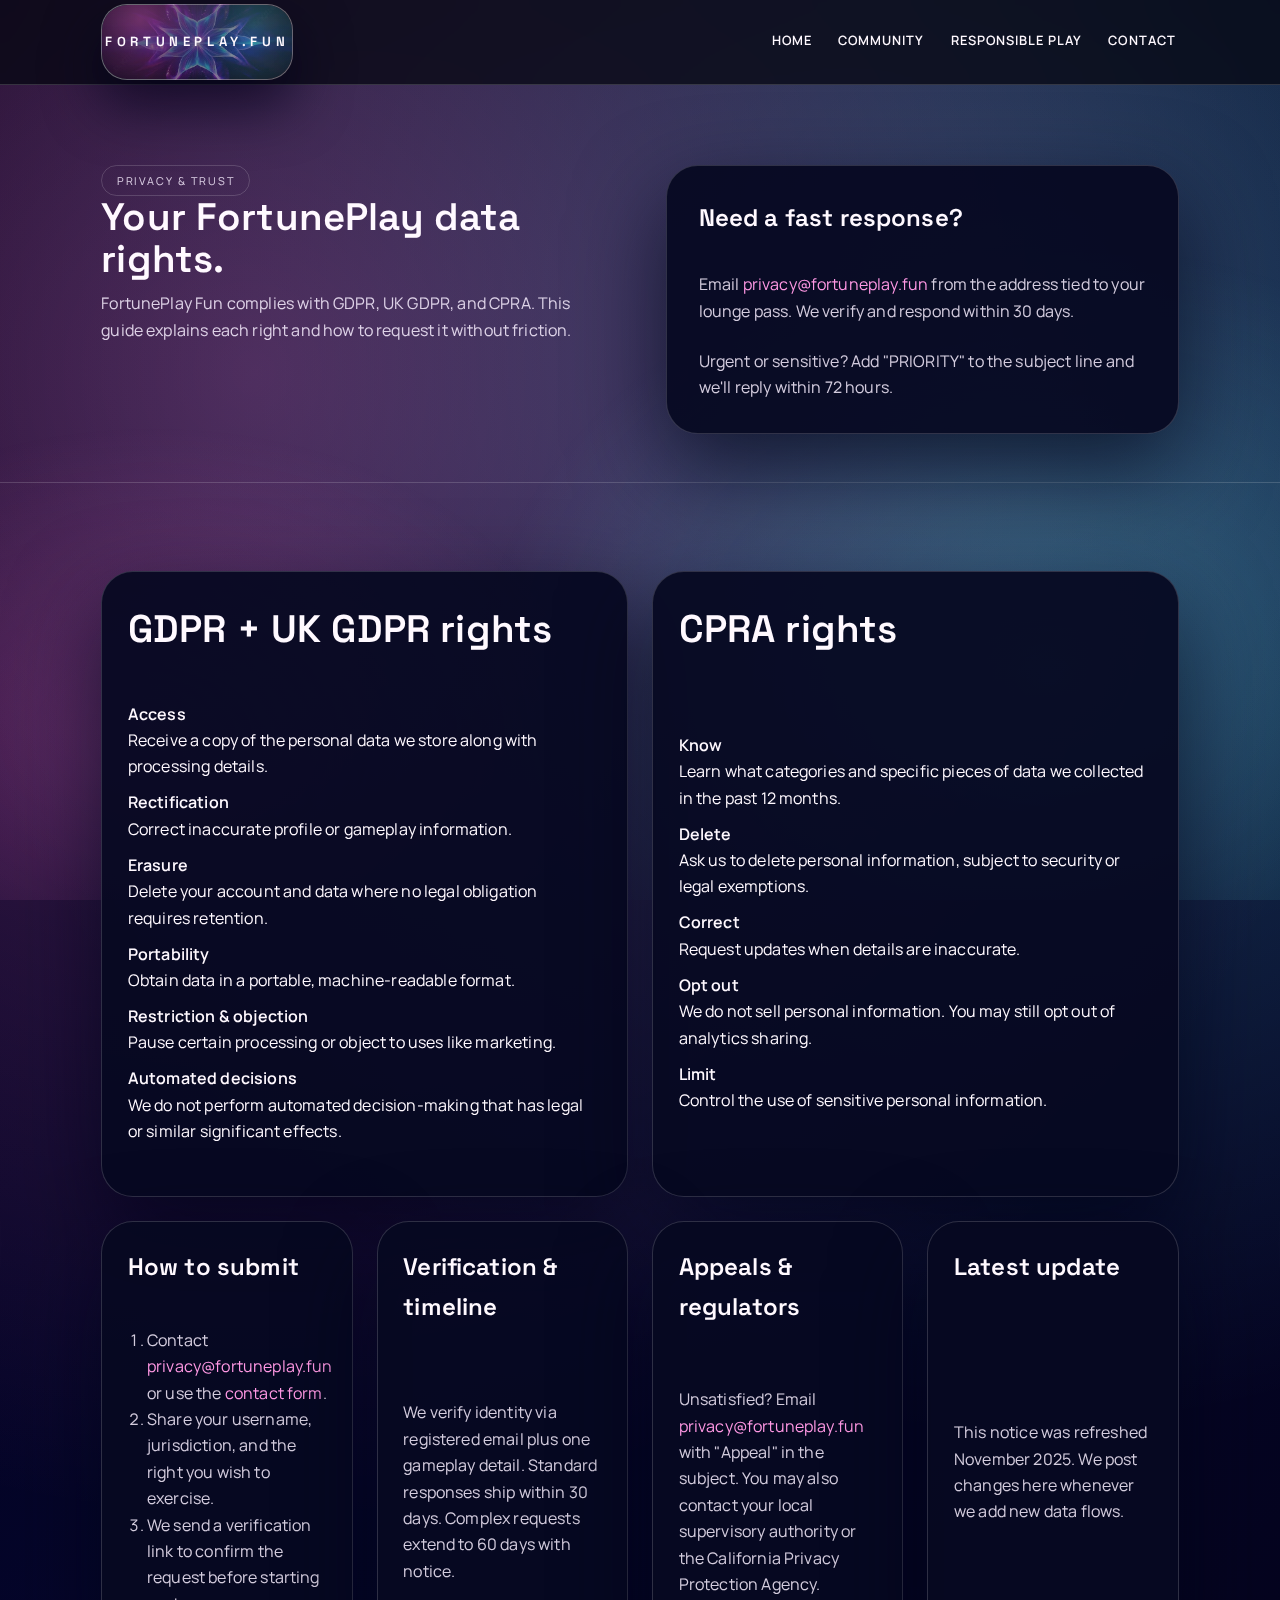
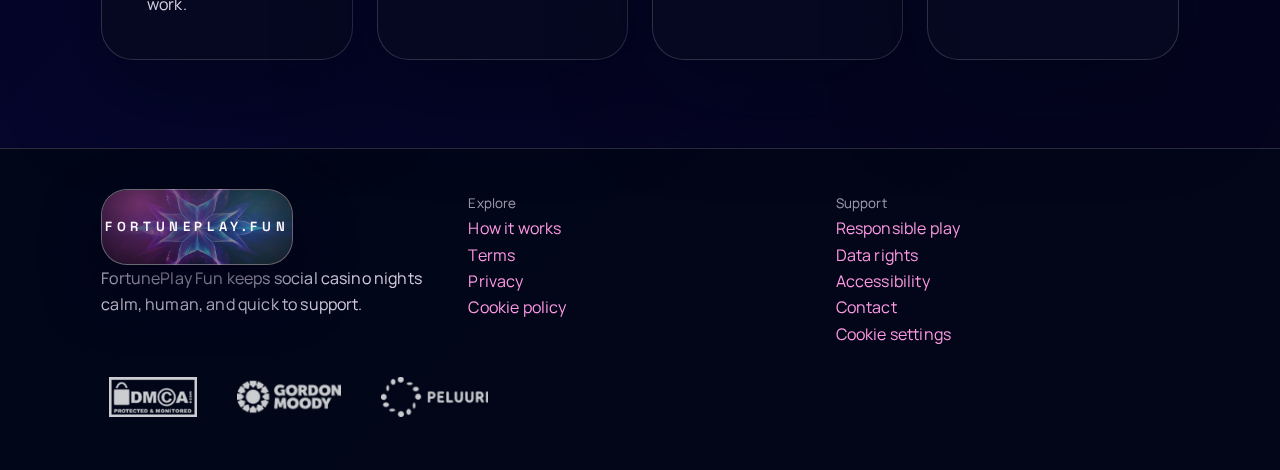
<file: data-rights/index.html>
<!doctype html>
<html lang="en">
<head>
  <meta charset="utf-8">
  <meta name="viewport" content="width=device-width, initial-scale=1">
  <meta name="theme-color" content="#f8cf5d">
  <title>Data Rights | FortunePlay Fun</title>
  <meta name="description" content="Learn how to exercise GDPR and CPRA rights with FortunePlay Fun, access, deletion, portability, and more in one place.">
  <link rel="canonical" href="https://fortuneplay.fun/data-rights/">
  <meta property="og:site_name" content="FortunePlay Fun">
  <meta property="og:title" content="Data Rights | FortunePlay Fun">
  <meta property="og:description" content="Request or delete your data, opt out of signals, and reach our privacy team directly.">
  <meta property="og:url" content="https://fortuneplay.fun/data-rights/">
  <meta property="og:type" content="website">
  <meta property="og:image" content="https://fortuneplay.fun/public/images/shareimage.webp">
  <meta name="twitter:card" content="summary_large_image">
  <meta name="twitter:title" content="Data Rights | FortunePlay Fun">
  <meta name="twitter:description" content="FortunePlay honors GDPR + CPRA. Here is the guide to every right and how to submit a request.">
  <meta name="twitter:image" content="https://fortuneplay.fun/public/images/shareimage.webp">

  <link rel="icon" href="/favicon.ico" sizes="any">
  <link rel="stylesheet" href="/styles.css?v=3">
</head>
<body>
  <a class="skip-link" href="#main-content">Skip to main content</a>
  <header class="site-header">
    <div class="shell header__inner">

      <a class="brand" href="/" aria-label="FortunePlay Fun home">
                <div class='brand__logo' role='img' aria-label='FortunePlay Fun textured logo'>
          <span aria-hidden='true'>fortuneplay.fun</span>
        </div>
      </a>

      <nav class="site-nav" aria-label="Primary">
        <a href="/">Home</a>
        <a href="/community/">Community</a>
        <a href="/responsible-play/">Responsible Play</a>
        <a href="/contact/">Contact</a>
      </nav>
    </div>
  </header>

  <main id="main-content">
    <section class="hero hero--sub">
      <div class="shell hero__grid">
        <div>
          <p class="pill">Privacy & trust</p>
          <h1>Your FortunePlay data rights.</h1>
          <p>FortunePlay Fun complies with GDPR, UK GDPR, and CPRA. This guide explains each right and how to request it without friction.</p>
        </div>
        <div class="hero__card">
          <h3>Need a fast response?</h3>
          <p>Email <a href="mailto:privacy@fortuneplay.fun">privacy@fortuneplay.fun</a> from the address tied to your lounge pass. We verify and respond within 30 days.</p>
          <p>Urgent or sensitive? Add "PRIORITY" to the subject line and we'll reply within 72 hours.</p>
        </div>
      </div>
    </section>

    <section class="section">
      <div class="shell content-grid">
        <article class="content-card content-card--wide">
          <h2>GDPR + UK GDPR rights</h2>
          <dl>
            <dt>Access</dt>
            <dd>Receive a copy of the personal data we store along with processing details.</dd>
            <dt>Rectification</dt>
            <dd>Correct inaccurate profile or gameplay information.</dd>
            <dt>Erasure</dt>
            <dd>Delete your account and data where no legal obligation requires retention.</dd>
            <dt>Portability</dt>
            <dd>Obtain data in a portable, machine-readable format.</dd>
            <dt>Restriction & objection</dt>
            <dd>Pause certain processing or object to uses like marketing.</dd>
            <dt>Automated decisions</dt>
            <dd>We do not perform automated decision-making that has legal or similar significant effects.</dd>
          </dl>
        </article>
        <article class="content-card content-card--wide">
          <h2>CPRA rights</h2>
          <dl>
            <dt>Know</dt>
            <dd>Learn what categories and specific pieces of data we collected in the past 12 months.</dd>
            <dt>Delete</dt>
            <dd>Ask us to delete personal information, subject to security or legal exemptions.</dd>
            <dt>Correct</dt>
            <dd>Request updates when details are inaccurate.</dd>
            <dt>Opt out</dt>
            <dd>We do not sell personal information. You may still opt out of analytics sharing.</dd>
            <dt>Limit</dt>
            <dd>Control the use of sensitive personal information.</dd>
          </dl>
        </article>
        <article class="content-card">
          <h3>How to submit</h3>
          <ol>
            <li>Contact <a href="mailto:privacy@fortuneplay.fun">privacy@fortuneplay.fun</a> or use the <a href="/contact/">contact form</a>.</li>
            <li>Share your username, jurisdiction, and the right you wish to exercise.</li>
            <li>We send a verification link to confirm the request before starting work.</li>
          </ol>
        </article>
        <article class="content-card">
          <h3>Verification & timeline</h3>
          <p>We verify identity via registered email plus one gameplay detail. Standard responses ship within 30 days. Complex requests extend to 60 days with notice.</p>
        </article>
        <article class="content-card">
          <h3>Appeals & regulators</h3>
          <p>Unsatisfied? Email <a href="mailto:privacy@fortuneplay.fun">privacy@fortuneplay.fun</a> with "Appeal" in the subject. You may also contact your local supervisory authority or the California Privacy Protection Agency.</p>
        </article>
        <article class="content-card">
          <h3>Latest update</h3>
          <p>This notice was refreshed November 2025. We post changes here whenever we add new data flows.</p>
        </article>
      </div>
    </section>
  </main>

  <footer class="footer">
    <div class="shell footer__grid">
      <div>

      <a class="brand" href="/" aria-label="FortunePlay Fun home">
                <div class='brand__logo' role='img' aria-label='FortunePlay Fun textured logo'>
          <span aria-hidden='true'>fortuneplay.fun</span>
        </div>
      </a>

        <p>FortunePlay Fun keeps social casino nights calm, human, and quick to support.</p>
      </div>
      <div>
        <small>Explore</small>
        <p><a href="/how-it-works/">How it works</a><br>
        <a href="/terms/">Terms</a><br>
        <a href="/privacy/">Privacy</a><br>
        <a href="/cookie-policy/">Cookie policy</a></p>
      </div>
      <div>
        <small>Support</small>
        <p><a href="/responsible-play/">Responsible play</a><br>
        <a href="/data-rights/">Data rights</a><br>
        <a href="/accessibility/">Accessibility</a><br>
        <a href="/contact/">Contact</a><br>
        <a href="/cookie-settings/">Cookie settings</a></p>
      </div>
    </div>
    <div class="shell footer__logos" aria-label="Safety and support partners">
      <a href="https://www.dmca.com/" target="_blank" rel="noopener nofollow">
        <img src="/public/images/footerimages/dmcaprotectionlogo.webp" alt="DMCA.com protection status">
      </a>
      <a href="https://www.gordonmoody.org.uk/" target="_blank" rel="noopener nofollow">
        <img src="/public/images/footerimages/gordonmoodywhitelogo.webp" alt="Gordon Moody charity">
      </a>
      <a href="https://peluuri.fi/en/" target="_blank" rel="noopener nofollow">
        <img src="/public/images/footerimages/peluurifoot.webp" alt="Peluuri helpline">
      </a>
    </div>
  </footer>
</body>
</html>
</file>
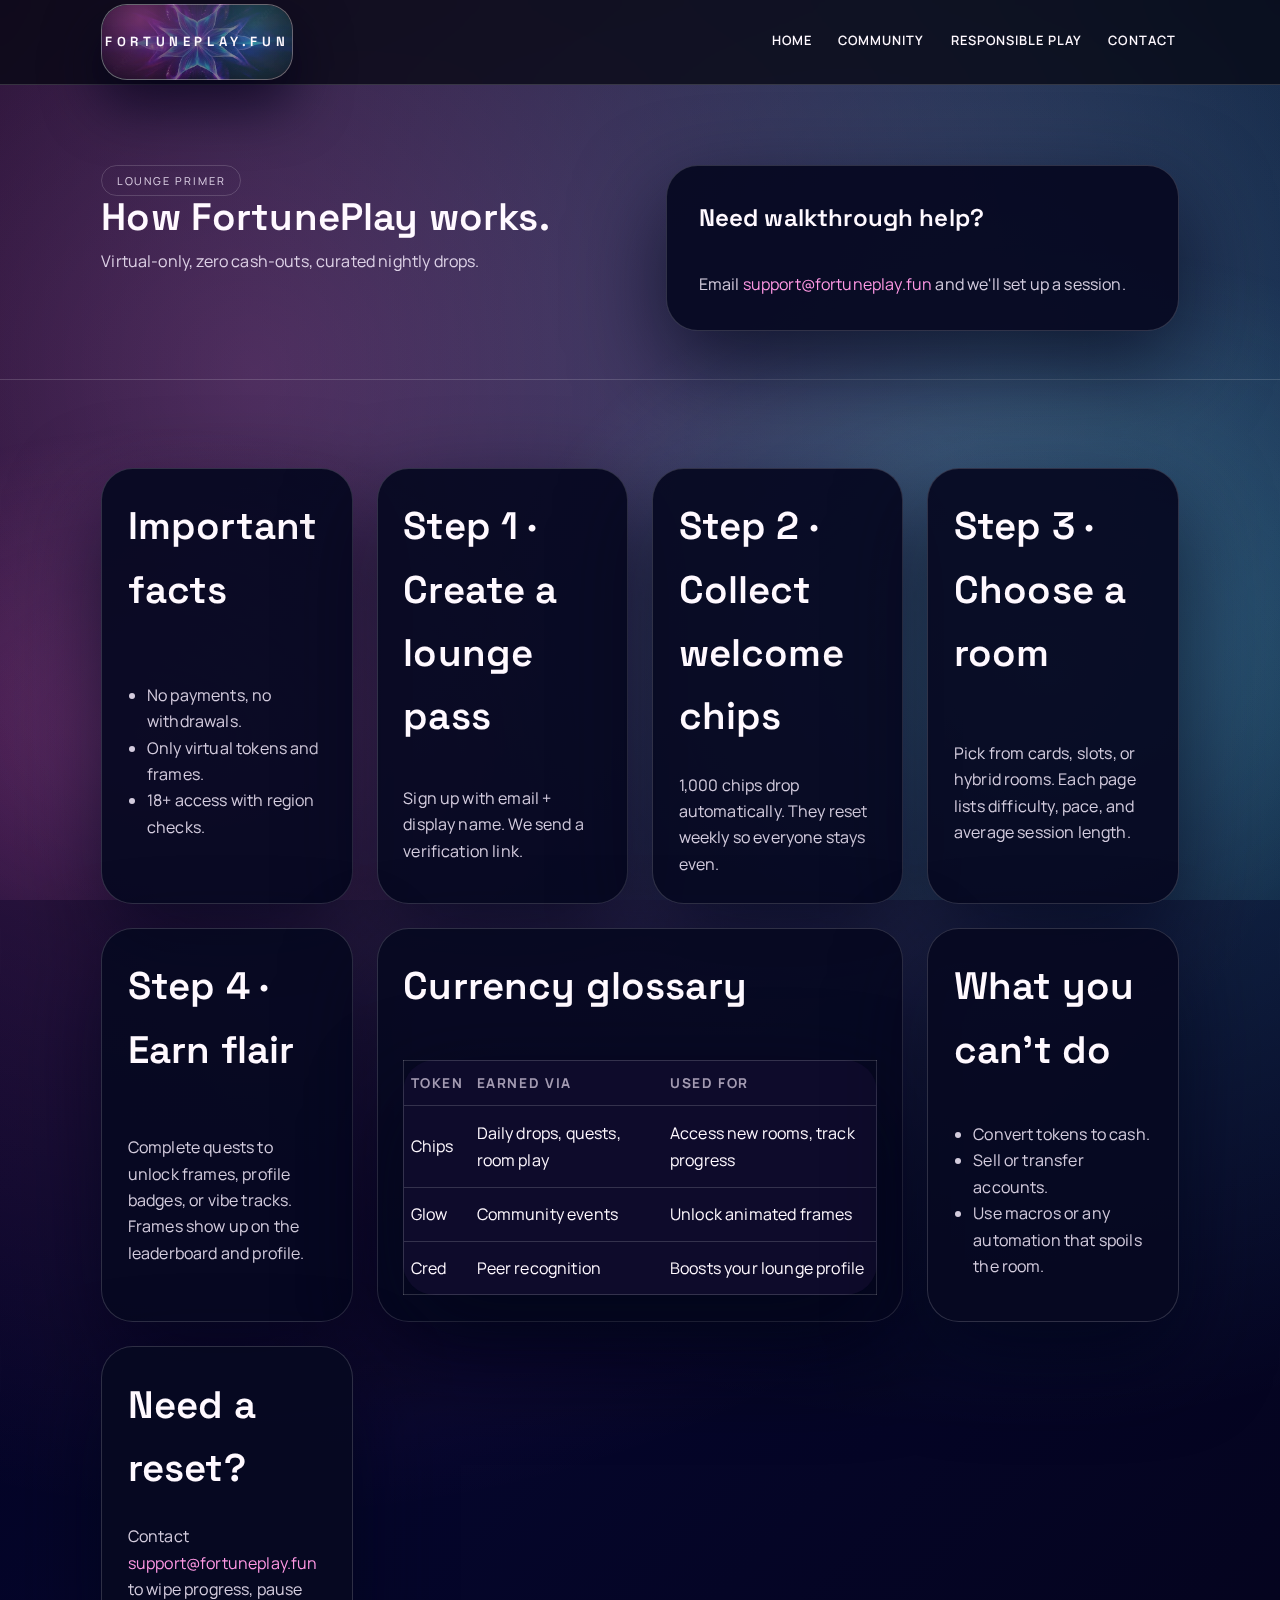
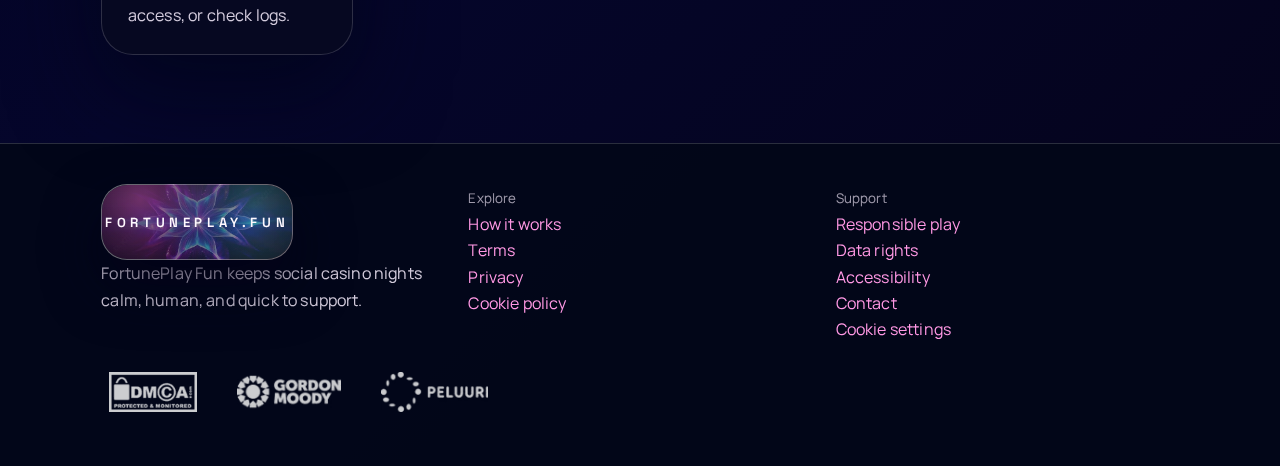
<file: how-it-works/index.html>
﻿<!doctype html>
<html lang="en">
<head>
  <meta charset="utf-8">
  <meta name="viewport" content="width=device-width, initial-scale=1">
  <meta name="theme-color" content="#f8cf5d">
  <title>How FortunePlay Works</title>
  <meta name="description" content="Understand the FortunePlay Fun flow, virtual currency only, calm rooms, and nightly drops.">
  <link rel="canonical" href="https://fortuneplay.fun/how-it-works/">
  <meta property="og:site_name" content="FortunePlay Fun">
  <meta property="og:title" content="How FortunePlay Works">
  <meta property="og:description" content="Learn the simple steps to join our social casino lounge.">
  <meta property="og:url" content="https://fortuneplay.fun/how-it-works/">
  <meta property="og:type" content="website">
  <meta property="og:image" content="https://fortuneplay.fun/public/images/shareimage.webp">
  <meta name="twitter:card" content="summary_large_image">
  <meta name="twitter:title" content="How FortunePlay Works">
  <meta name="twitter:description" content="Virtual-only, zero cash-outs, pure vibe.">
  <meta name="twitter:image" content="https://fortuneplay.fun/public/images/shareimage.webp">

  <link rel="icon" href="/favicon.ico" sizes="any">
  <link rel="stylesheet" href="/styles.css?v=3">
</head>
<body>
  <a class="skip-link" href="#main-content">Skip to main content</a>
  <header class="site-header">
    <div class="shell header__inner">

      <a class="brand" href="/" aria-label="FortunePlay Fun home">
                <div class='brand__logo' role='img' aria-label='FortunePlay Fun textured logo'>
          <span aria-hidden='true'>fortuneplay.fun</span>
        </div>
      </a>

      <nav class="site-nav" aria-label="Primary">
        <a href="/">Home</a>
        <a href="/community/">Community</a>
        <a href="/responsible-play/">Responsible Play</a>
        <a href="/contact/">Contact</a>
      </nav>
    </div>
  </header>

  <main id="main-content">
    <section class="hero hero--sub">
      <div class="shell hero__grid">
        <div>
          <p class="pill">Lounge primer</p>
          <h1>How FortunePlay works.</h1>
          <p>Virtual-only, zero cash-outs, curated nightly drops.</p>
        </div>
        <div class="hero__card">
          <h3>Need walkthrough help?</h3>
          <p>Email <a href="mailto:support@fortuneplay.fun">support@fortuneplay.fun</a> and we'll set up a session.</p>
        </div>
      </div>
    </section>

    <section class="section">
      <div class="shell content-grid">
        <article class="content-card">
          <h2>Important facts</h2>
          <ul>
            <li>No payments, no withdrawals.</li>
            <li>Only virtual tokens and frames.</li>
            <li>18+ access with region checks.</li>
          </ul>
        </article>
        <article class="content-card">
          <h2>Step 1 · Create a lounge pass</h2>
          <p>Sign up with email + display name. We send a verification link.</p>
        </article>
        <article class="content-card">
          <h2>Step 2 · Collect welcome chips</h2>
          <p>1,000 chips drop automatically. They reset weekly so everyone stays even.</p>
        </article>
        <article class="content-card">
          <h2>Step 3 · Choose a room</h2>
          <p>Pick from cards, slots, or hybrid rooms. Each page lists difficulty, pace, and average session length.</p>
        </article>
        <article class="content-card">
          <h2>Step 4 · Earn flair</h2>
          <p>Complete quests to unlock frames, profile badges, or vibe tracks. Frames show up on the leaderboard and profile.</p>
        </article>
        <article class="content-card content-card--wide">
          <h2>Currency glossary</h2>
          <table class="table-stack">
            <thead>
              <tr>
                <th>Token</th>
                <th>Earned via</th>
                <th>Used for</th>
              </tr>
            </thead>
            <tbody>
              <tr>
                <td>Chips</td>
                <td>Daily drops, quests, room play</td>
                <td>Access new rooms, track progress</td>
              </tr>
              <tr>
                <td>Glow</td>
                <td>Community events</td>
                <td>Unlock animated frames</td>
              </tr>
              <tr>
                <td>Cred</td>
                <td>Peer recognition</td>
                <td>Boosts your lounge profile</td>
              </tr>
            </tbody>
          </table>
        </article>
        <article class="content-card">
          <h2>What you can't do</h2>
          <ul>
            <li>Convert tokens to cash.</li>
            <li>Sell or transfer accounts.</li>
          <li>Use macros or any automation that spoils the room.</li>
          </ul>
        </article>
        <article class="content-card">
          <h2>Need a reset?</h2>
          <p>Contact <a href="mailto:support@fortuneplay.fun">support@fortuneplay.fun</a> to wipe progress, pause access, or check logs.</p>
        </article>
      </div>
    </section>
  </main>

  <footer class="footer">
    <div class="shell footer__grid">
      <div>

      <a class="brand" href="/" aria-label="FortunePlay Fun home">
                <div class='brand__logo' role='img' aria-label='FortunePlay Fun textured logo'>
          <span aria-hidden='true'>fortuneplay.fun</span>
        </div>
      </a>

        <p>FortunePlay Fun keeps social casino nights calm, human, and quick to support.</p>
      </div>
      <div>
        <small>Explore</small>
        <p><a href="/how-it-works/">How it works</a><br>
        <a href="/terms/">Terms</a><br>
        <a href="/privacy/">Privacy</a><br>
        <a href="/cookie-policy/">Cookie policy</a></p>
      </div>
      <div>
        <small>Support</small>
        <p><a href="/responsible-play/">Responsible play</a><br>
        <a href="/data-rights/">Data rights</a><br>
        <a href="/accessibility/">Accessibility</a><br>
        <a href="/contact/">Contact</a><br>
        <a href="/cookie-settings/">Cookie settings</a></p>
      </div>
    </div>
    <div class="shell footer__logos" aria-label="Safety and support partners">
      <a href="https://www.dmca.com/" target="_blank" rel="noopener nofollow">
        <img src="/public/images/footerimages/dmcaprotectionlogo.webp" alt="DMCA.com protection status">
      </a>
      <a href="https://www.gordonmoody.org.uk/" target="_blank" rel="noopener nofollow">
        <img src="/public/images/footerimages/gordonmoodywhitelogo.webp" alt="Gordon Moody charity">
      </a>
      <a href="https://peluuri.fi/en/" target="_blank" rel="noopener nofollow">
        <img src="/public/images/footerimages/peluurifoot.webp" alt="Peluuri helpline">
      </a>
    </div>
  </footer>
</body>
</html>
</file>
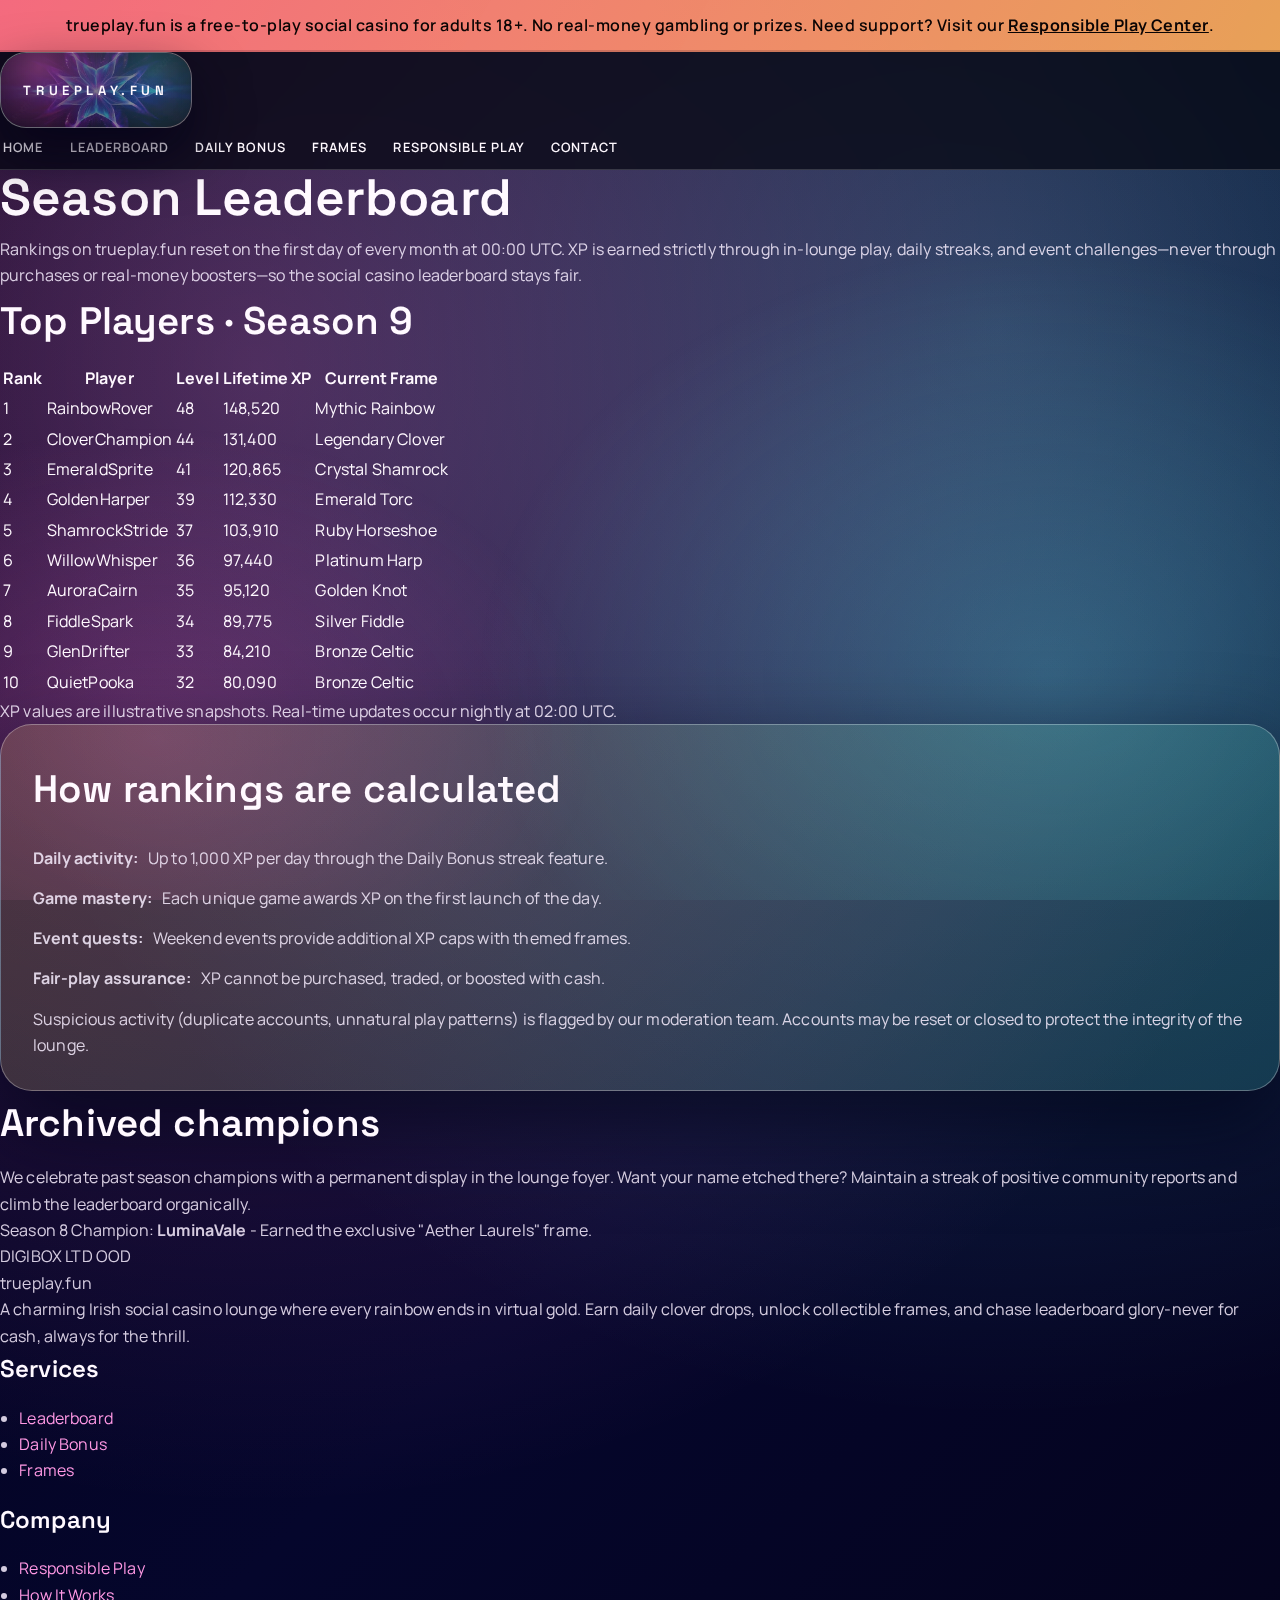
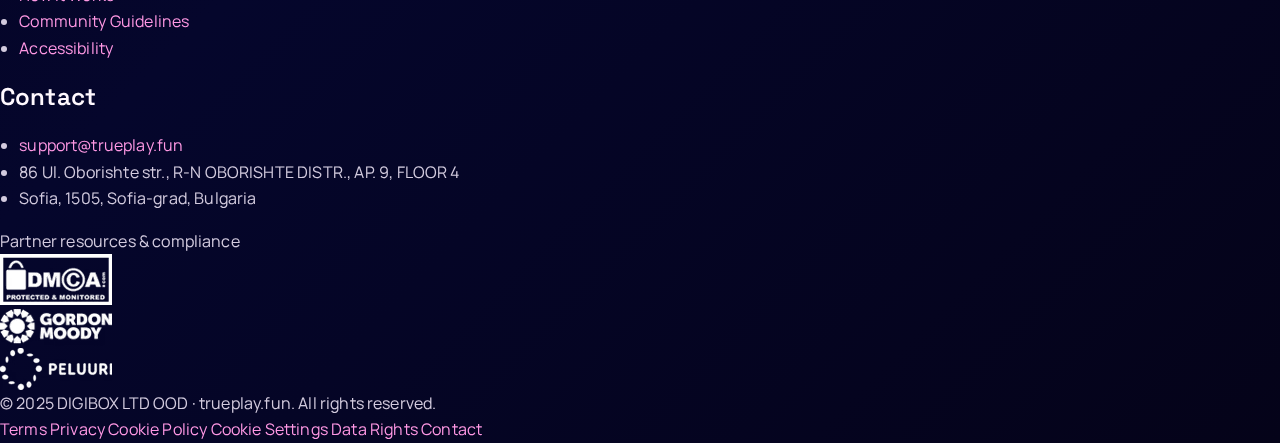
<file: leaderboard/index.html>
<!DOCTYPE html>

<html lang="en">
<head>
<meta charset="utf-8"/>
<meta content="width=device-width, initial-scale=1" name="viewport"/>
<meta content="#ff6fd8" name="theme-color"/>
<link href="https://fonts.googleapis.com" rel="preconnect"/>
<link crossorigin="" href="https://fonts.gstatic.com" rel="preconnect"/>
<title>Leaderboard | trueplay.fun</title>
<meta content="Track community highlights on the trueplay.fun leaderboard with playful badges, streak callouts, and social casino shout-outs." name="description"/>
<meta content="trueplay.fun" property="og:site_name"/>
<meta content="Leaderboard | trueplay.fun" property="og:title"/>
<meta content="Track community highlights on the trueplay.fun leaderboard with playful badges, streak callouts, and social casino shout-outs." property="og:description"/>
<meta content="website" property="og:type"/>
<meta content="https://trueplay.fun/leaderboard/" property="og:url"/>
<meta content="summary_large_image" name="twitter:card"/>
<meta content="Leaderboard | trueplay.fun" name="twitter:title"/>
<meta content="Track community highlights on the trueplay.fun leaderboard with playful badges, streak callouts, and social casino shout-outs." name="twitter:description"/>
<link href="https://trueplay.fun/leaderboard/" rel="canonical"/>
<link href="/favicon.ico" rel="icon" type="image/x-icon"/>
<link href="/styles.css?v=4" rel="stylesheet"/>
<meta content="no-store, no-cache, must-revalidate" http-equiv="Cache-Control"/><meta content="no-cache" http-equiv="Pragma"/><meta content="0" http-equiv="Expires"/></head>
<body>
<a class="skip-link" href="#main-content">Skip to main content</a><div aria-live="polite" class="site-disclaimer" role="status">
<p>trueplay.fun is a free-to-play social casino for adults 18+. No real-money gambling or prizes. Need support? Visit our <a href="/responsible-play/">Responsible Play Center</a>.</p>
</div>
<header class="site-header">
<div class="container header-inner">
<a aria-label="trueplay.fun home" class="brand" href="/">
<div aria-label="trueplay.fun neon wordmark" class="brand__logo" role="img">
<span aria-hidden="true">trueplay.fun</span>
</div>
</a>
<nav aria-label="Primary" class="site-nav">
<a class="nav-link" href="/">Home</a>
<a class="nav-link is-active" href="/leaderboard/">Leaderboard</a>
<a class="nav-link" href="/daily-bonus/">Daily Bonus</a>
<a class="nav-link" href="/frames/">Frames</a>
<a class="nav-link" href="/responsible-play/">Responsible Play</a>
<a class="nav-link" href="/contact/">Contact</a>
</nav>
</div>
</header>
<main id="main-content">
<section class="surface">
<div class="container page-intro">
<h1>Season Leaderboard</h1>
<p class="lead">
          Rankings on trueplay.fun reset on the first day of every month at 00:00 UTC. XP is earned strictly through in-lounge play,
          daily streaks, and event challenges—never through purchases or real-money boosters—so the social casino leaderboard stays fair.
        </p>
</div>
</section>
<section class="container page-body">
<section class="table-wrapper">
<h2>Top Players · Season 9</h2>
<table>
<thead>
<tr>
<th scope="col">Rank</th>
<th scope="col">Player</th>
<th scope="col">Level</th>
<th scope="col">Lifetime XP</th>
<th scope="col">Current Frame</th>
</tr>
</thead>
<tbody>
<tr><td>1</td><td>RainbowRover</td><td>48</td><td>148,520</td><td>Mythic Rainbow</td></tr>
<tr><td>2</td><td>CloverChampion</td><td>44</td><td>131,400</td><td>Legendary Clover</td></tr>
<tr><td>3</td><td>EmeraldSprite</td><td>41</td><td>120,865</td><td>Crystal Shamrock</td></tr>
<tr><td>4</td><td>GoldenHarper</td><td>39</td><td>112,330</td><td>Emerald Torc</td></tr>
<tr><td>5</td><td>ShamrockStride</td><td>37</td><td>103,910</td><td>Ruby Horseshoe</td></tr>
<tr><td>6</td><td>WillowWhisper</td><td>36</td><td>97,440</td><td>Platinum Harp</td></tr>
<tr><td>7</td><td>AuroraCairn</td><td>35</td><td>95,120</td><td>Golden Knot</td></tr>
<tr><td>8</td><td>FiddleSpark</td><td>34</td><td>89,775</td><td>Silver Fiddle</td></tr>
<tr><td>9</td><td>GlenDrifter</td><td>33</td><td>84,210</td><td>Bronze Celtic</td></tr>
<tr><td>10</td><td>QuietPooka</td><td>32</td><td>80,090</td><td>Bronze Celtic</td></tr>
</tbody>
</table>
<p class="table-footnote">
          XP values are illustrative snapshots. Real-time updates occur nightly at 02:00 UTC.
        </p>
</section>
<section class="callout">
<h2>How rankings are calculated</h2>
<ul class="checklist">
<li><strong>Daily activity:</strong> Up to 1,000 XP per day through the Daily Bonus streak feature.</li>
<li><strong>Game mastery:</strong> Each unique game awards XP on the first launch of the day.</li>
<li><strong>Event quests:</strong> Weekend events provide additional XP caps with themed frames.</li>
<li><strong>Fair-play assurance:</strong> XP cannot be purchased, traded, or boosted with cash.</li>
</ul>
<p class="muted">
          Suspicious activity (duplicate accounts, unnatural play patterns) is flagged by our moderation team. Accounts may be reset or closed
          to protect the integrity of the lounge.
        </p>
</section>
<section>
<h2>Archived champions</h2>
<p>
          We celebrate past season champions with a permanent display in the lounge foyer. Want your name etched there?
          Maintain a streak of positive community reports and climb the leaderboard organically.
        </p>
<p class="muted">
          Season 8 Champion: <strong>LuminaVale</strong> - Earned the exclusive "Aether Laurels" frame.
        </p>
</section>
</section>
</main>
<footer class="site-footer">
<div class="container footer-grid">
<div>
<p class="footer-eyebrow">DIGIBOX LTD OOD</p>
<p class="footer-brand">trueplay.fun</p>
<p class="muted">
          A charming Irish social casino lounge where every rainbow ends in virtual gold. Earn daily clover drops,
          unlock collectible frames, and chase leaderboard glory-never for cash, always for the thrill.
        </p>
</div>
<div>
<h3>Services</h3>
<ul>
<li><a href="/leaderboard/">Leaderboard</a></li>
<li><a href="/daily-bonus/">Daily Bonus</a></li>
<li><a href="/frames/">Frames</a></li>
</ul>
</div>
<div>
<h3>Company</h3>
<ul>
<li><a href="/responsible-play/">Responsible Play</a></li>
<li><a href="/how-it-works/">How It Works</a></li>
<li><a href="/community-guidelines/">Community Guidelines</a></li>
<li><a href="/accessibility/">Accessibility</a></li>
</ul>
</div>
<div>
<h3>Contact</h3>
<ul>
<li><a href="mailto:support@trueplay.fun">support@trueplay.fun</a></li>
<li>86 Ul. Oborishte str., R-N OBORISHTE DISTR., AP. 9, FLOOR 4</li>
<li>Sofia, 1505, Sofia-grad, Bulgaria</li>
</ul>
</div>
</div>
<div class="container footer-badges">
<p class="muted badge-note">Partner resources &amp; compliance</p>
<div class="badge-grid">
<img alt="DMCA.com protection status" src="/public/images/footerimages/dmcaprotectionlogo.webp"/>
<img alt="Gordon Moody charity" src="/public/images/footerimages/gordonmoodywhitelogo.webp"/>
<img alt="Peluuri helpline" src="/public/images/footerimages/peluurifoot.webp"/>
</div>
</div>
<div class="container footer-bottom">
<p class="muted">© 2025 DIGIBOX LTD OOD · trueplay.fun. All rights reserved.</p>
<nav aria-label="Legal" class="legal-links">
<a href="/terms/">Terms</a>
<a href="/privacy/">Privacy</a>
<a href="/cookie-policy/">Cookie Policy</a>
<a href="/cookie-settings/">Cookie Settings</a>
<a href="/data-rights/">Data Rights</a>
<a href="/contact/">Contact</a>
</nav>
</div>
</footer>
</body>
</html>
</file>
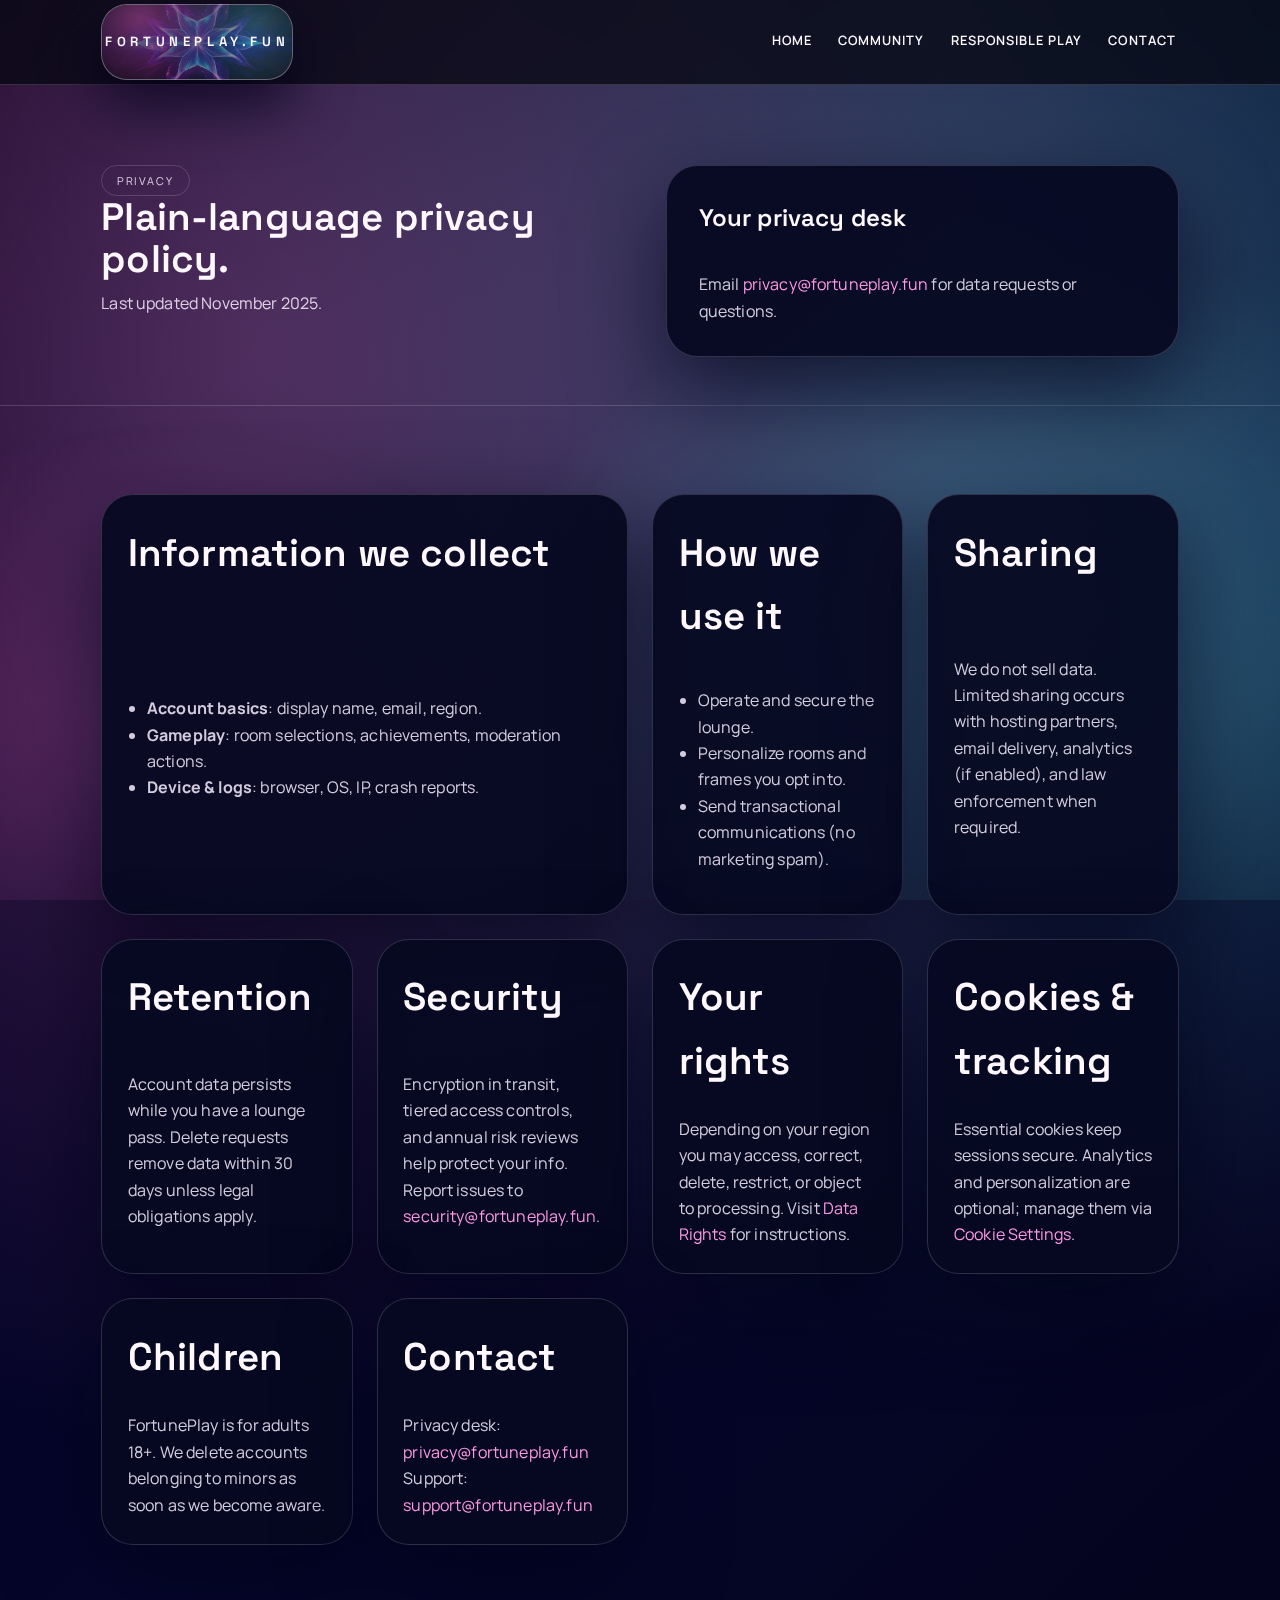
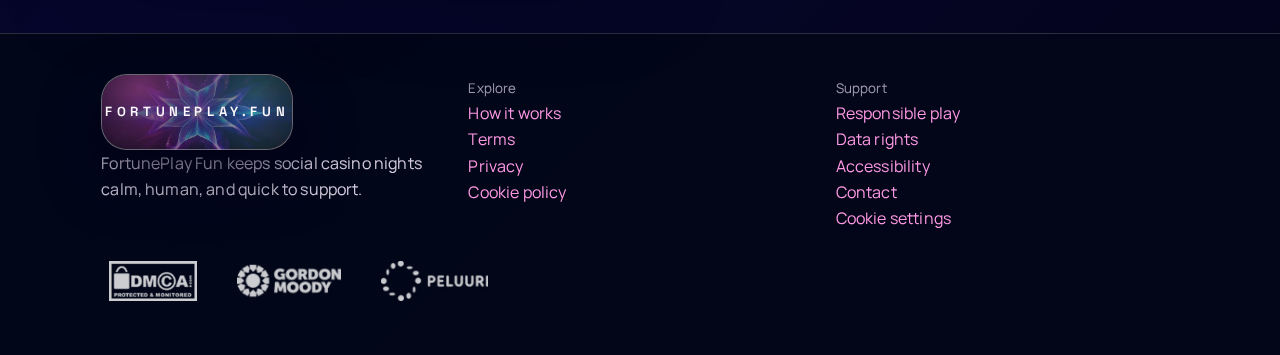
<file: privacy/index.html>
<!doctype html>
<html lang="en">
<head>
  <meta charset="utf-8">
  <meta name="viewport" content="width=device-width, initial-scale=1">
  <meta name="theme-color" content="#f8cf5d">
  <title>Privacy Policy | FortunePlay Fun</title>
  <meta name="description" content="Learn how FortunePlay Fun handles account data, analytics, and your privacy rights.">
  <link rel="canonical" href="https://fortuneplay.fun/privacy/">
  <meta property="og:site_name" content="FortunePlay Fun">
  <meta property="og:title" content="Privacy Policy | FortunePlay Fun">
  <meta property="og:description" content="Straightforward breakdown of the data we collect, why, and how to control it.">
  <meta property="og:url" content="https://fortuneplay.fun/privacy/">
  <meta property="og:type" content="website">
  <meta property="og:image" content="https://fortuneplay.fun/public/images/shareimage.webp">
  <meta name="twitter:card" content="summary_large_image">
  <meta name="twitter:title" content="Privacy Policy | FortunePlay Fun">
  <meta name="twitter:description" content="See what information FortunePlay stores and how to request changes.">
  <meta name="twitter:image" content="https://fortuneplay.fun/public/images/shareimage.webp">

  <link rel="icon" href="/favicon.ico" sizes="any">
  <link rel="stylesheet" href="/styles.css?v=3">
</head>
<body>
  <a class="skip-link" href="#main-content">Skip to main content</a>
  <header class="site-header">
    <div class="shell header__inner">

      <a class="brand" href="/" aria-label="FortunePlay Fun home">
                <div class='brand__logo' role='img' aria-label='FortunePlay Fun textured logo'>
          <span aria-hidden='true'>fortuneplay.fun</span>
        </div>
      </a>

      <nav class="site-nav" aria-label="Primary">
        <a href="/">Home</a>
        <a href="/community/">Community</a>
        <a href="/responsible-play/">Responsible Play</a>
        <a href="/contact/">Contact</a>
      </nav>
    </div>
  </header>

  <main id="main-content">
    <section class="hero hero--sub">
      <div class="shell hero__grid">
        <div>
          <p class="pill">Privacy</p>
          <h1>Plain-language privacy policy.</h1>
          <p>Last updated November 2025.</p>
        </div>
        <div class="hero__card">
          <h3>Your privacy desk</h3>
          <p>Email <a href="mailto:privacy@fortuneplay.fun">privacy@fortuneplay.fun</a> for data requests or questions.</p>
        </div>
      </div>
    </section>

    <section class="section">
      <div class="shell content-grid">
        <article class="content-card content-card--wide">
          <h2>Information we collect</h2>
          <ul>
            <li><strong>Account basics</strong>: display name, email, region.</li>
            <li><strong>Gameplay</strong>: room selections, achievements, moderation actions.</li>
            <li><strong>Device & logs</strong>: browser, OS, IP, crash reports.</li>
          </ul>
        </article>
        <article class="content-card">
          <h2>How we use it</h2>
          <ul>
            <li>Operate and secure the lounge.</li>
            <li>Personalize rooms and frames you opt into.</li>
            <li>Send transactional communications (no marketing spam).</li>
          </ul>
        </article>
        <article class="content-card">
          <h2>Sharing</h2>
          <p>We do not sell data. Limited sharing occurs with hosting partners, email delivery, analytics (if enabled), and law enforcement when required.</p>
        </article>
        <article class="content-card">
          <h2>Retention</h2>
          <p>Account data persists while you have a lounge pass. Delete requests remove data within 30 days unless legal obligations apply.</p>
        </article>
        <article class="content-card">
          <h2>Security</h2>
          <p>Encryption in transit, tiered access controls, and annual risk reviews help protect your info. Report issues to <a href="mailto:security@fortuneplay.fun">security@fortuneplay.fun</a>.</p>
        </article>
        <article class="content-card">
          <h2>Your rights</h2>
          <p>Depending on your region you may access, correct, delete, restrict, or object to processing. Visit <a href="/data-rights/">Data Rights</a> for instructions.</p>
        </article>
        <article class="content-card">
          <h2>Cookies & tracking</h2>
          <p>Essential cookies keep sessions secure. Analytics and personalization are optional; manage them via <a href="/cookie-settings/">Cookie Settings</a>.</p>
        </article>
        <article class="content-card">
          <h2>Children</h2>
          <p>FortunePlay is for adults 18+. We delete accounts belonging to minors as soon as we become aware.</p>
        </article>
        <article class="content-card">
          <h2>Contact</h2>
          <p>Privacy desk: <a href="mailto:privacy@fortuneplay.fun">privacy@fortuneplay.fun</a><br>
          Support: <a href="mailto:support@fortuneplay.fun">support@fortuneplay.fun</a></p>
        </article>
      </div>
    </section>
  </main>

  <footer class="footer">
    <div class="shell footer__grid">
      <div>

      <a class="brand" href="/" aria-label="FortunePlay Fun home">
                <div class='brand__logo' role='img' aria-label='FortunePlay Fun textured logo'>
          <span aria-hidden='true'>fortuneplay.fun</span>
        </div>
      </a>

        <p>FortunePlay Fun keeps social casino nights calm, human, and quick to support.</p>
      </div>
      <div>
        <small>Explore</small>
        <p><a href="/how-it-works/">How it works</a><br>
        <a href="/terms/">Terms</a><br>
        <a href="/privacy/">Privacy</a><br>
        <a href="/cookie-policy/">Cookie policy</a></p>
      </div>
      <div>
        <small>Support</small>
        <p><a href="/responsible-play/">Responsible play</a><br>
        <a href="/data-rights/">Data rights</a><br>
        <a href="/accessibility/">Accessibility</a><br>
        <a href="/contact/">Contact</a><br>
        <a href="/cookie-settings/">Cookie settings</a></p>
      </div>
    </div>
    <div class="shell footer__logos" aria-label="Safety and support partners">
      <a href="https://www.dmca.com/" target="_blank" rel="noopener nofollow">
        <img src="/public/images/footerimages/dmcaprotectionlogo.webp" alt="DMCA.com protection status">
      </a>
      <a href="https://www.gordonmoody.org.uk/" target="_blank" rel="noopener nofollow">
        <img src="/public/images/footerimages/gordonmoodywhitelogo.webp" alt="Gordon Moody charity">
      </a>
      <a href="https://peluuri.fi/en/" target="_blank" rel="noopener nofollow">
        <img src="/public/images/footerimages/peluurifoot.webp" alt="Peluuri helpline">
      </a>
    </div>
  </footer>
</body>
</html>
</file>
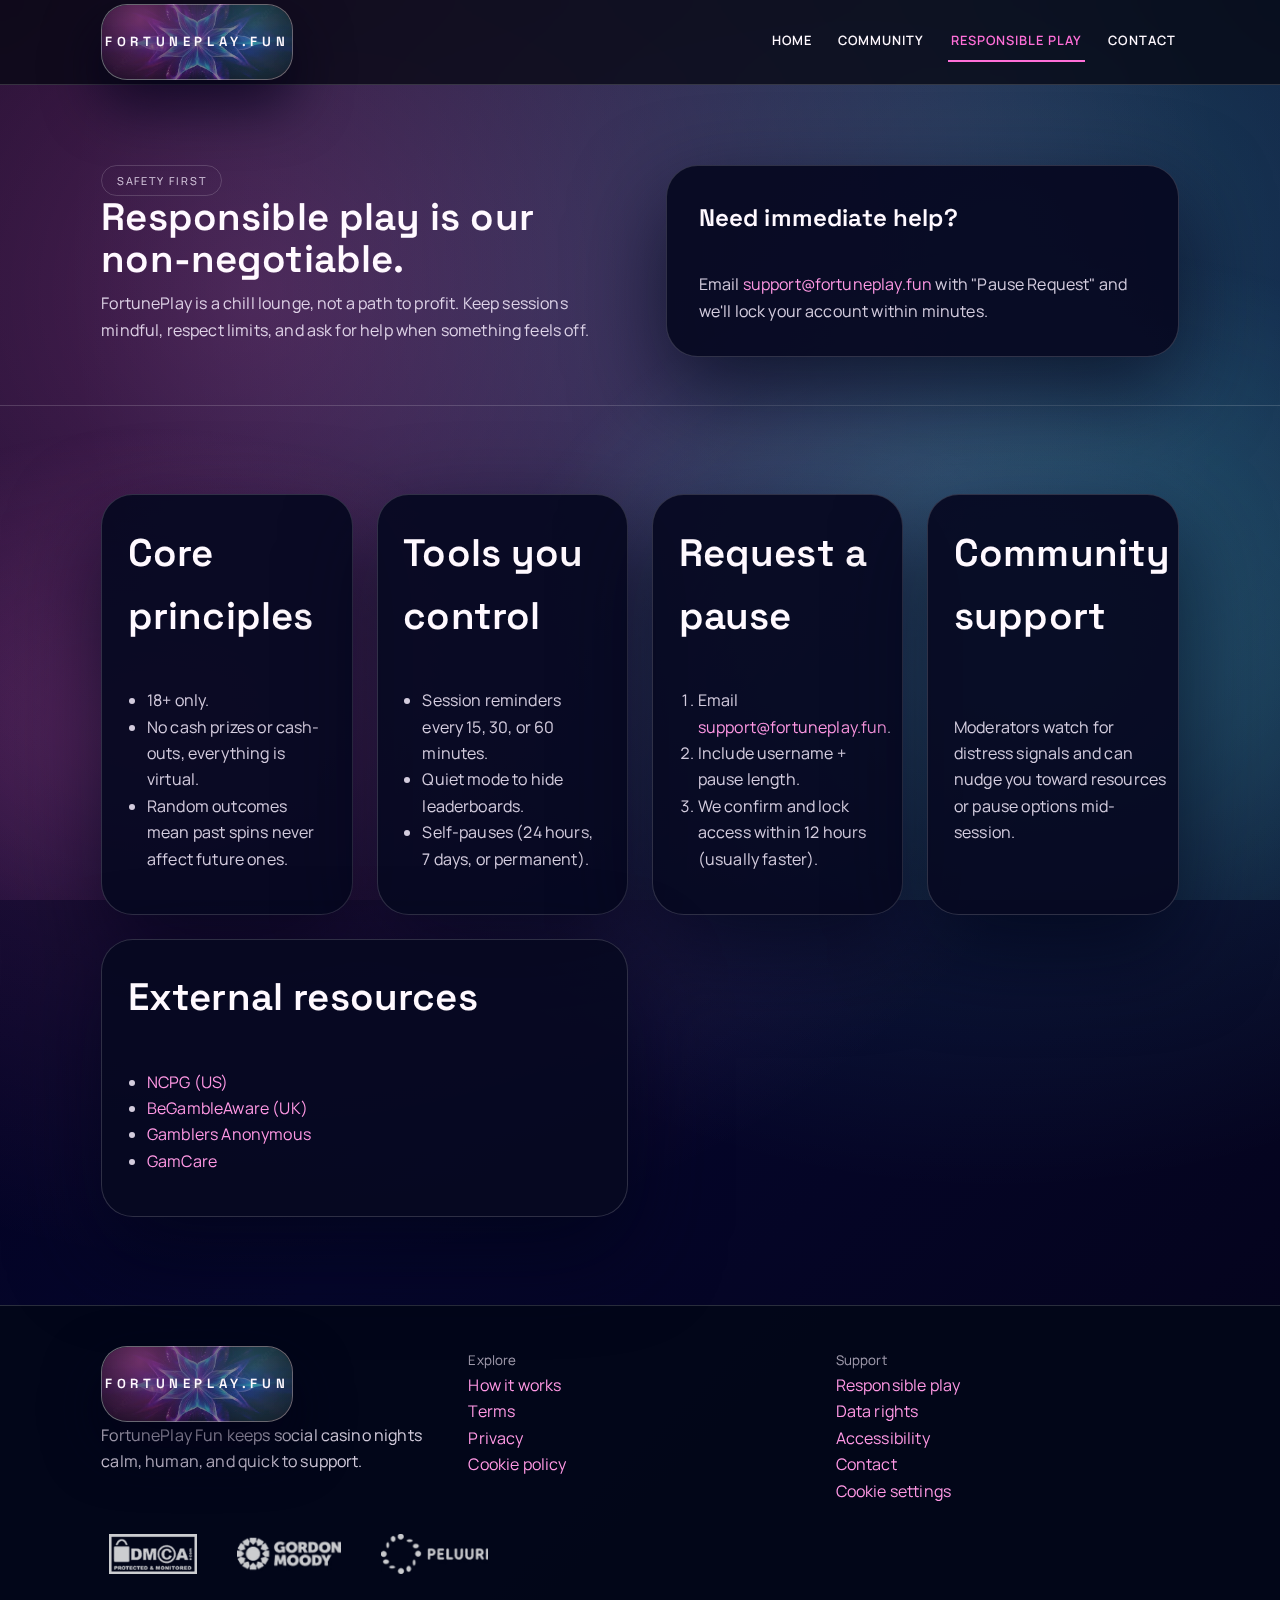
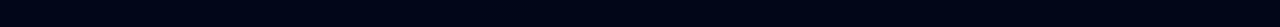
<file: responsible-play/index.html>
<!doctype html>
<html lang="en">
<head>
  <meta charset="utf-8">
  <meta name="viewport" content="width=device-width, initial-scale=1">
  <meta name="theme-color" content="#f8cf5d">
  <title>Responsible Play | FortunePlay Fun</title>
  <meta name="description" content="FortunePlay Fun is entertainment-only. Review our safety tools, age limits, and support resources.">
  <link rel="canonical" href="https://fortuneplay.fun/responsible-play/">
  <meta property="og:site_name" content="FortunePlay Fun">
  <meta property="og:title" content="Responsible Play | FortunePlay Fun">
  <meta property="og:description" content="Safety-first policies and resources for the FortunePlay lounge.">
  <meta property="og:url" content="https://fortuneplay.fun/responsible-play/">
  <meta property="og:type" content="website">
  <meta property="og:image" content="https://fortuneplay.fun/public/images/shareimage.webp">
  <meta name="twitter:card" content="summary_large_image">
  <meta name="twitter:title" content="Responsible Play | FortunePlay Fun">
  <meta name="twitter:description" content="Mindful play guidelines and help lines.">
  <meta name="twitter:image" content="https://fortuneplay.fun/public/images/shareimage.webp">

  <link rel="icon" href="/favicon.ico" sizes="any">
  <link rel="stylesheet" href="/styles.css?v=3">
</head>
<body>
  <a class="skip-link" href="#main-content">Skip to main content</a>
  <header class="site-header">
    <div class="shell header__inner">

      <a class="brand" href="/" aria-label="FortunePlay Fun home">
                <div class='brand__logo' role='img' aria-label='FortunePlay Fun textured logo'>
          <span aria-hidden='true'>fortuneplay.fun</span>
        </div>
      </a>

      <nav class="site-nav" aria-label="Primary">
        <a href="/">Home</a>
        <a href="/community/">Community</a>
        <a href="/responsible-play/" aria-current="page">Responsible Play</a>
        <a href="/contact/">Contact</a>
      </nav>
    </div>
  </header>

  <main id="main-content">
    <section class="hero hero--sub">
      <div class="shell hero__grid">
        <div>
          <p class="pill">Safety first</p>
          <h1>Responsible play is our non-negotiable.</h1>
          <p>FortunePlay is a chill lounge, not a path to profit. Keep sessions mindful, respect limits, and ask for help when something feels off.</p>
        </div>
        <div class="hero__card">
          <h3>Need immediate help?</h3>
          <p>Email <a href="mailto:support@fortuneplay.fun">support@fortuneplay.fun</a> with "Pause Request" and we'll lock your account within minutes.</p>
        </div>
      </div>
    </section>

    <section class="section">
      <div class="shell content-grid">
        <article class="content-card">
          <h2>Core principles</h2>
          <ul>
            <li>18+ only.</li>
            <li>No cash prizes or cash-outs, everything is virtual.</li>
            <li>Random outcomes mean past spins never affect future ones.</li>
          </ul>
        </article>
        <article class="content-card">
          <h2>Tools you control</h2>
          <ul>
            <li>Session reminders every 15, 30, or 60 minutes.</li>
            <li>Quiet mode to hide leaderboards.</li>
            <li>Self-pauses (24 hours, 7 days, or permanent).</li>
          </ul>
        </article>
        <article class="content-card">
          <h2>Request a pause</h2>
          <ol>
            <li>Email <a href="mailto:support@fortuneplay.fun">support@fortuneplay.fun</a>.</li>
            <li>Include username + pause length.</li>
            <li>We confirm and lock access within 12 hours (usually faster).</li>
          </ol>
        </article>
        <article class="content-card">
          <h2>Community support</h2>
          <p>Moderators watch for distress signals and can nudge you toward resources or pause options mid-session.</p>
        </article>
        <article class="content-card content-card--wide">
          <h2>External resources</h2>
          <ul>
            <li><a href="https://www.ncpgambling.org/" rel="nofollow">NCPG (US)</a></li>
            <li><a href="https://www.begambleaware.org/" rel="nofollow">BeGambleAware (UK)</a></li>
            <li><a href="https://www.gamblersanonymous.org/ga/" rel="nofollow">Gamblers Anonymous</a></li>
            <li><a href="https://www.gamcare.org.uk/" rel="nofollow">GamCare</a></li>
          </ul>
        </article>
      </div>
    </section>
  </main>

  <footer class="footer">
    <div class="shell footer__grid">
      <div>

      <a class="brand" href="/" aria-label="FortunePlay Fun home">
                <div class='brand__logo' role='img' aria-label='FortunePlay Fun textured logo'>
          <span aria-hidden='true'>fortuneplay.fun</span>
        </div>
      </a>

        <p>FortunePlay Fun keeps social casino nights calm, human, and quick to support.</p>
      </div>
      <div>
        <small>Explore</small>
        <p><a href="/how-it-works/">How it works</a><br>
        <a href="/terms/">Terms</a><br>
        <a href="/privacy/">Privacy</a><br>
        <a href="/cookie-policy/">Cookie policy</a></p>
      </div>
      <div>
        <small>Support</small>
        <p><a href="/responsible-play/">Responsible play</a><br>
        <a href="/data-rights/">Data rights</a><br>
        <a href="/accessibility/">Accessibility</a><br>
        <a href="/contact/">Contact</a><br>
        <a href="/cookie-settings/">Cookie settings</a></p>
      </div>
    </div>
    <div class="shell footer__logos" aria-label="Safety and support partners">
      <a href="https://www.dmca.com/" target="_blank" rel="noopener nofollow">
        <img src="/public/images/footerimages/dmcaprotectionlogo.webp" alt="DMCA.com protection status">
      </a>
      <a href="https://www.gordonmoody.org.uk/" target="_blank" rel="noopener nofollow">
        <img src="/public/images/footerimages/gordonmoodywhitelogo.webp" alt="Gordon Moody charity">
      </a>
      <a href="https://peluuri.fi/en/" target="_blank" rel="noopener nofollow">
        <img src="/public/images/footerimages/peluurifoot.webp" alt="Peluuri helpline">
      </a>
    </div>
  </footer>
</body>
</html>
</file>
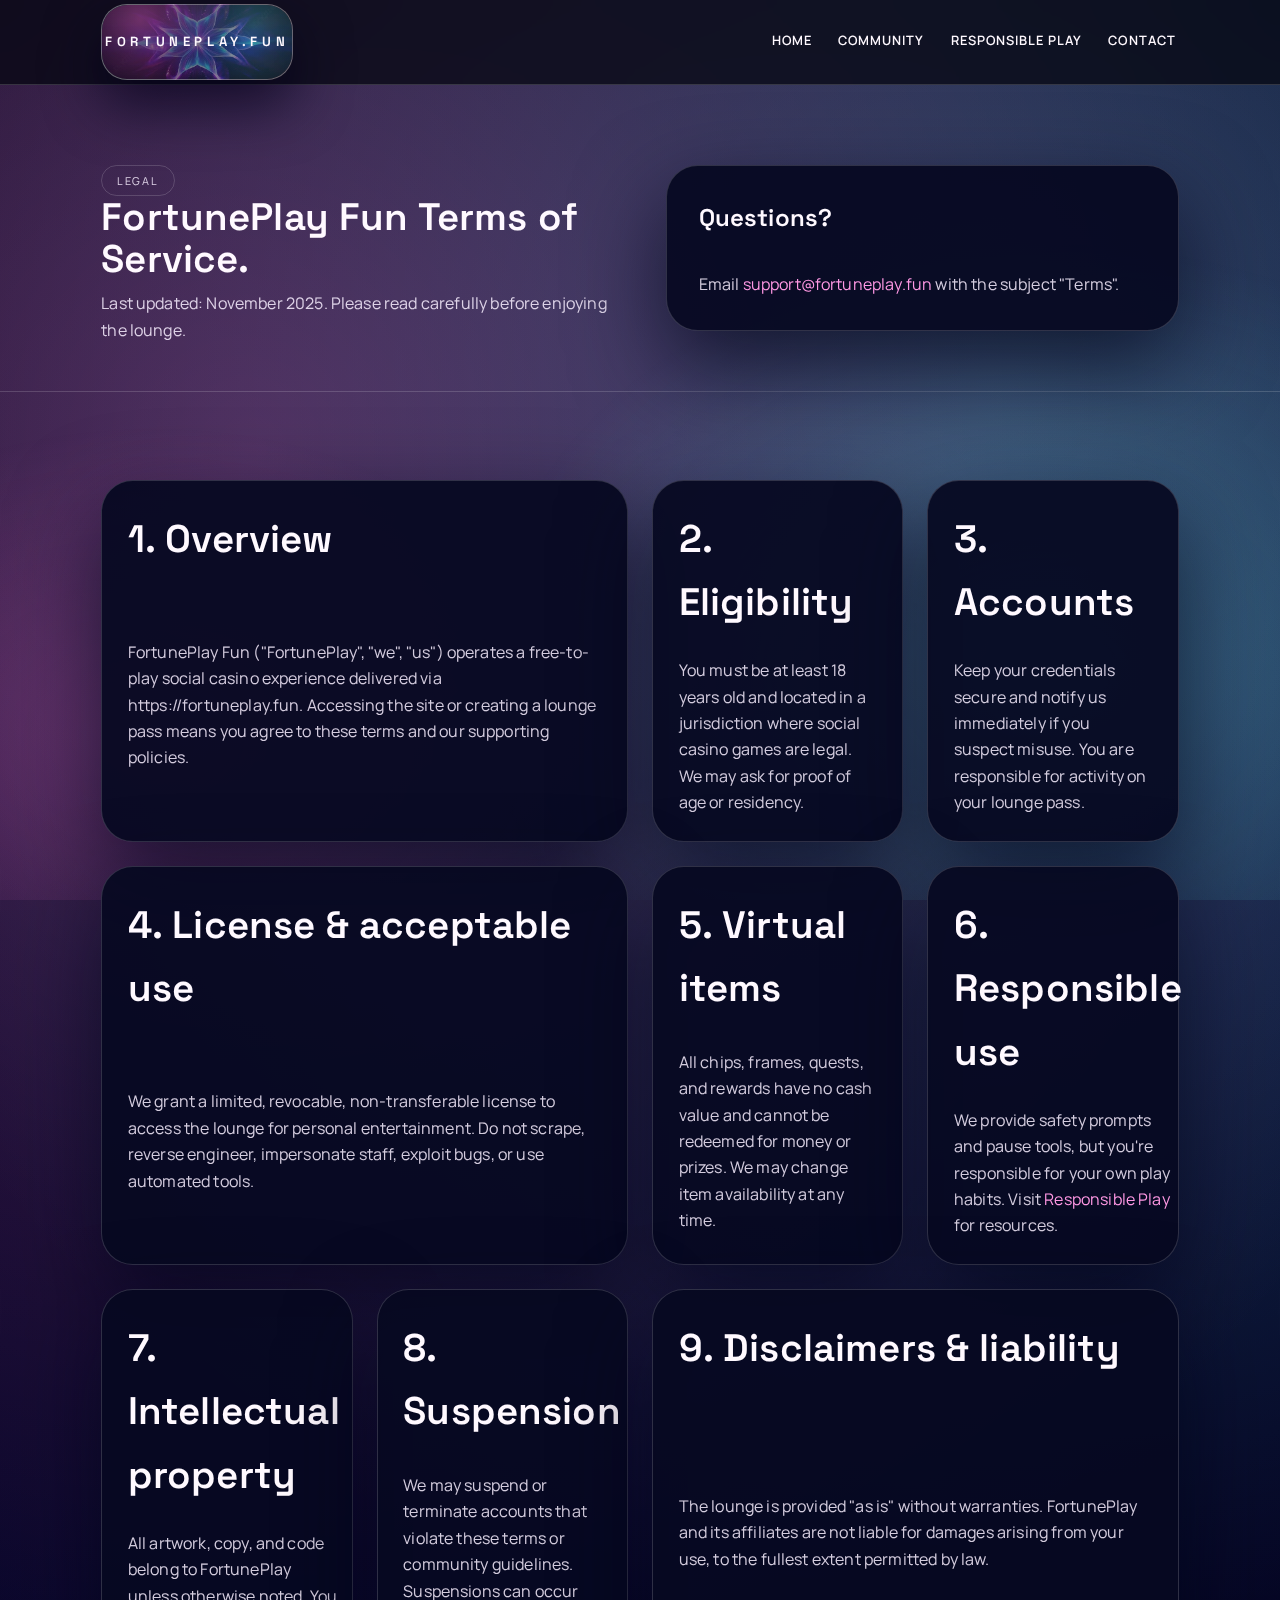
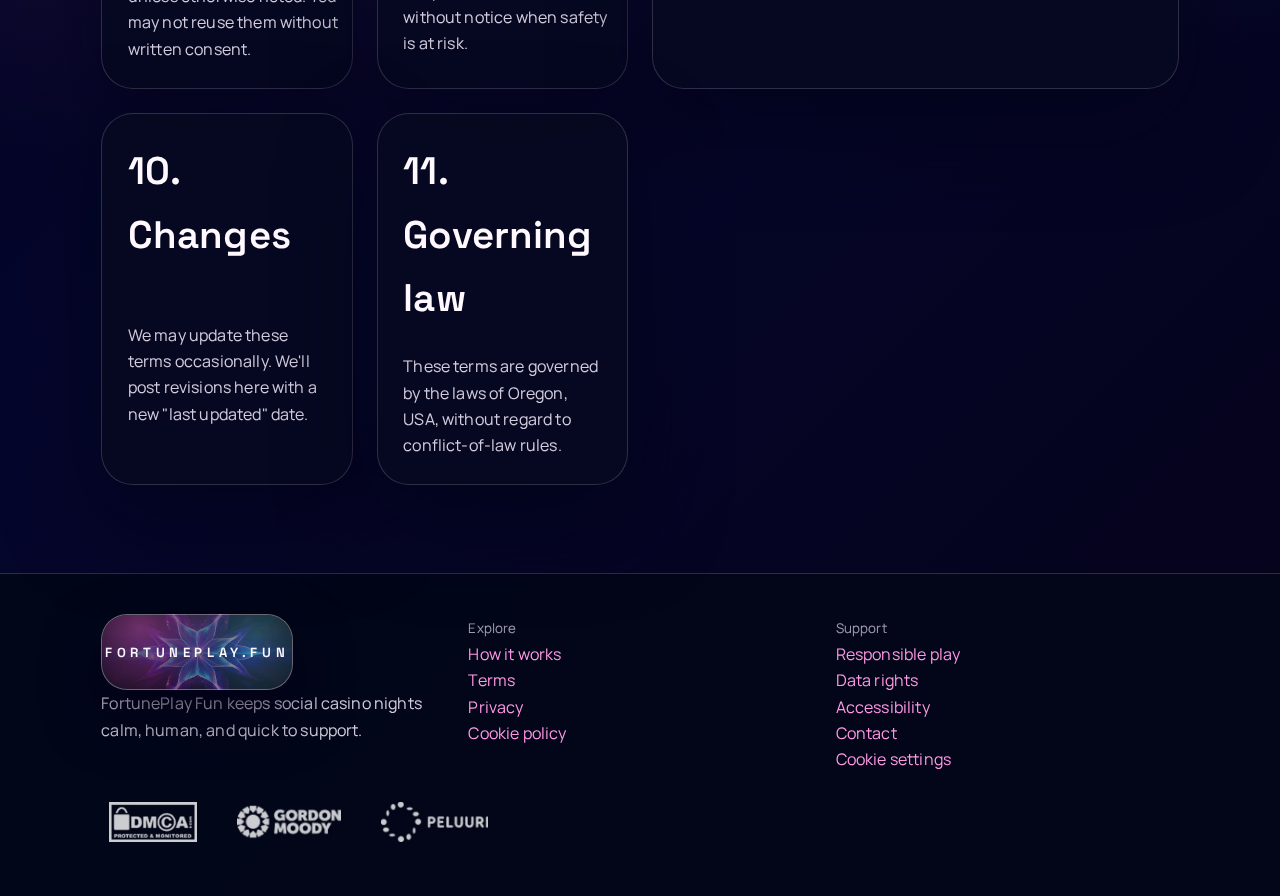
<file: terms/index.html>
<!doctype html>
<html lang="en">
<head>
  <meta charset="utf-8">
  <meta name="viewport" content="width=device-width, initial-scale=1">
  <meta name="theme-color" content="#f8cf5d">
  <title>Terms of Service | FortunePlay Fun</title>
  <meta name="description" content="Read the FortunePlay Fun terms covering accounts, acceptable use, virtual items, and responsible play.">
  <link rel="canonical" href="https://fortuneplay.fun/terms/">
  <meta property="og:site_name" content="FortunePlay Fun">
  <meta property="og:title" content="Terms of Service | FortunePlay Fun">
  <meta property="og:description" content="The legal agreement that governs your use of FortunePlay.">
  <meta property="og:url" content="https://fortuneplay.fun/terms/">
  <meta property="og:type" content="website">
  <meta property="og:image" content="https://fortuneplay.fun/public/images/shareimage.webp">
  <meta name="twitter:card" content="summary_large_image">
  <meta name="twitter:title" content="Terms of Service | FortunePlay Fun">
  <meta name="twitter:description" content="Understand the rules of our social casino lounge.">
  <meta name="twitter:image" content="https://fortuneplay.fun/public/images/shareimage.webp">

  <link rel="icon" href="/favicon.ico" sizes="any">
  <link rel="stylesheet" href="/styles.css?v=3">
</head>
<body>
  <a class="skip-link" href="#main-content">Skip to main content</a>
  <header class="site-header">
    <div class="shell header__inner">

      <a class="brand" href="/" aria-label="FortunePlay Fun home">
                <div class='brand__logo' role='img' aria-label='FortunePlay Fun textured logo'>
          <span aria-hidden='true'>fortuneplay.fun</span>
        </div>
      </a>

      <nav class="site-nav" aria-label="Primary">
        <a href="/">Home</a>
        <a href="/community/">Community</a>
        <a href="/responsible-play/">Responsible Play</a>
        <a href="/contact/">Contact</a>
      </nav>
    </div>
  </header>

  <main id="main-content">
    <section class="hero hero--sub">
      <div class="shell hero__grid">
        <div>
          <p class="pill">Legal</p>
          <h1>FortunePlay Fun Terms of Service.</h1>
          <p>Last updated: November 2025. Please read carefully before enjoying the lounge.</p>
        </div>
        <div class="hero__card">
          <h3>Questions?</h3>
          <p>Email <a href="mailto:support@fortuneplay.fun">support@fortuneplay.fun</a> with the subject "Terms".</p>
        </div>
      </div>
    </section>

    <section class="section">
      <div class="shell content-grid">
        <article class="content-card content-card--wide">
          <h2>1. Overview</h2>
          <p>FortunePlay Fun ("FortunePlay", "we", "us") operates a free-to-play social casino experience delivered via https://fortuneplay.fun. Accessing the site or creating a lounge pass means you agree to these terms and our supporting policies.</p>
        </article>
        <article class="content-card">
          <h2>2. Eligibility</h2>
          <p>You must be at least 18 years old and located in a jurisdiction where social casino games are legal. We may ask for proof of age or residency.</p>
        </article>
        <article class="content-card">
          <h2>3. Accounts</h2>
          <p>Keep your credentials secure and notify us immediately if you suspect misuse. You are responsible for activity on your lounge pass.</p>
        </article>
        <article class="content-card content-card--wide">
          <h2>4. License & acceptable use</h2>
          <p>We grant a limited, revocable, non-transferable license to access the lounge for personal entertainment. Do not scrape, reverse engineer, impersonate staff, exploit bugs, or use automated tools.</p>
        </article>
        <article class="content-card">
          <h2>5. Virtual items</h2>
          <p>All chips, frames, quests, and rewards have no cash value and cannot be redeemed for money or prizes. We may change item availability at any time.</p>
        </article>
        <article class="content-card">
          <h2>6. Responsible use</h2>
          <p>We provide safety prompts and pause tools, but you're responsible for your own play habits. Visit <a href="/responsible-play/">Responsible Play</a> for resources.</p>
        </article>
        <article class="content-card">
          <h2>7. Intellectual property</h2>
          <p>All artwork, copy, and code belong to FortunePlay unless otherwise noted. You may not reuse them without written consent.</p>
        </article>
        <article class="content-card">
          <h2>8. Suspension</h2>
          <p>We may suspend or terminate accounts that violate these terms or community guidelines. Suspensions can occur without notice when safety is at risk.</p>
        </article>
        <article class="content-card content-card--wide">
          <h2>9. Disclaimers & liability</h2>
          <p>The lounge is provided "as is" without warranties. FortunePlay and its affiliates are not liable for damages arising from your use, to the fullest extent permitted by law.</p>
        </article>
        <article class="content-card">
          <h2>10. Changes</h2>
          <p>We may update these terms occasionally. We'll post revisions here with a new "last updated" date.</p>
        </article>
        <article class="content-card">
          <h2>11. Governing law</h2>
          <p>These terms are governed by the laws of Oregon, USA, without regard to conflict-of-law rules.</p>
        </article>
      </div>
    </section>
  </main>

  <footer class="footer">
    <div class="shell footer__grid">
      <div>

      <a class="brand" href="/" aria-label="FortunePlay Fun home">
                <div class='brand__logo' role='img' aria-label='FortunePlay Fun textured logo'>
          <span aria-hidden='true'>fortuneplay.fun</span>
        </div>
      </a>

        <p>FortunePlay Fun keeps social casino nights calm, human, and quick to support.</p>
      </div>
      <div>
        <small>Explore</small>
        <p><a href="/how-it-works/">How it works</a><br>
        <a href="/terms/">Terms</a><br>
        <a href="/privacy/">Privacy</a><br>
        <a href="/cookie-policy/">Cookie policy</a></p>
      </div>
      <div>
        <small>Support</small>
        <p><a href="/responsible-play/">Responsible play</a><br>
        <a href="/data-rights/">Data rights</a><br>
        <a href="/accessibility/">Accessibility</a><br>
        <a href="/contact/">Contact</a><br>
        <a href="/cookie-settings/">Cookie settings</a></p>
      </div>
    </div>
    <div class="shell footer__logos" aria-label="Safety and support partners">
      <a href="https://www.dmca.com/" target="_blank" rel="noopener nofollow">
        <img src="/public/images/footerimages/dmcaprotectionlogo.webp" alt="DMCA.com protection status">
      </a>
      <a href="https://www.gordonmoody.org.uk/" target="_blank" rel="noopener nofollow">
        <img src="/public/images/footerimages/gordonmoodywhitelogo.webp" alt="Gordon Moody charity">
      </a>
      <a href="https://peluuri.fi/en/" target="_blank" rel="noopener nofollow">
        <img src="/public/images/footerimages/peluurifoot.webp" alt="Peluuri helpline">
      </a>
    </div>
  </footer>
</body>
</html>
</file>
<file: styles.css>
@import url('https://fonts.googleapis.com/css2?family=Space+Grotesk:wght@400;500;600;700&family=Manrope:wght@400;500;600;700&display=swap');

:root {
  --bg: #03011a;
  --bg-soft: #0b0f2f;
  --surface: rgba(6, 9, 33, 0.94);
  --surface-alt: rgba(16, 11, 46, 0.88);
  --surface-card: rgba(255, 255, 255, 0.08);
  --brand-electric: #ff6fd8;
  --brand-violet: #66f6ff;
  --brand-amber: #ff98e4;
  --brand-slate: #7fb2ff;
  --text: #fff9ff;
  --muted: rgba(248, 238, 255, 0.85);
  --muted-soft: rgba(248, 238, 255, 0.64);
  --border: rgba(255, 255, 255, 0.16);
  --border-strong: rgba(255, 255, 255, 0.3);
  --shadow-soft: 0 35px 90px rgba(2, 4, 24, 0.7);
  --radius-lg: 32px;
  --radius-md: 20px;
  --radius-sm: 12px;
  --font-display: 'Space Grotesk', 'Manrope', system-ui, sans-serif;
  --font-body: 'Manrope', 'Space Grotesk', system-ui, sans-serif;
}

*, *::before, *::after {
  box-sizing: border-box;
}

html {
  font-size: 16px;
  scroll-behavior: smooth;
}

body {
  margin: 0;
  min-height: 100vh;
  font-family: var(--font-body);
  background: radial-gradient(circle at 20% 18%, rgba(255, 111, 216, 0.28), transparent 58%),
              radial-gradient(circle at 78% 16%, rgba(102, 246, 255, 0.25), transparent 55%),
              linear-gradient(135deg, #020018 0%, #05062c 55%, #050319 100%);
  color: var(--text);
  line-height: 1.65;
  letter-spacing: 0.01em;
}

body::before,
body::after {
  content: "";
  position: fixed;
  inset: 0;
  pointer-events: none;
  z-index: -1;
}

body::before {
  background: radial-gradient(680px 480px at 12% 82%, rgba(255, 111, 216, 0.22), transparent 65%);
}

body::after {
  background: radial-gradient(820px 620px at 82% 75%, rgba(102, 246, 255, 0.24), transparent 70%);
}

img, svg {
  display: block;
  max-width: 100%;
  height: auto;
}

a {
  color: var(--brand-amber);
  text-decoration: none;
  transition: opacity 0.25s ease;
}

a:hover,
a:focus-visible {
  opacity: 0.7;
}

p {
  margin: 0;
  color: var(--muted);
}

h1, h2, h3, h4, h5, h6 {
  font-family: var(--font-display);
  font-weight: 600;
  margin: 0 0 0.6rem;
  color: var(--text);
}

h1 {
  font-size: clamp(2.5rem, 4vw, 3.8rem);
  line-height: 1.1;
}

h2 {
  font-size: clamp(2rem, 3vw, 2.6rem);
}

h3 {
  font-size: 1.5rem;
}

ul, ol {
  padding-left: 1.2rem;
  color: var(--muted);
}

blockquote {
  border-left: 3px solid var(--brand-electric);
  margin: 1.5rem 0;
  padding-left: 1rem;
  color: var(--muted);
}

.skip-link {
  position: absolute;
  top: 0.5rem;
  left: 50%;
  transform: translate(-50%, -200%);
  background: var(--text);
  color: #05060e;
  padding: 0.75rem 1.5rem;
  border-radius: 999px;
  z-index: 999;
  font-weight: 600;
  transition: transform 0.3s ease;
}

.skip-link:focus {
  transform: translate(-50%, 0);
}

.shell {
  width: min(1180px, 100%);
  margin: 0 auto;
  padding: 0 clamp(1.5rem, 4vw, 3.5rem);
}

.site-header {
  position: sticky;
  top: 0;
  z-index: 100;
  background: rgba(5, 7, 18, 0.75);
  border-bottom: 1px solid var(--border);
  backdrop-filter: blur(18px);
}

.site-disclaimer {
  background: linear-gradient(120deg, rgba(255, 111, 130, 0.95), rgba(255, 174, 89, 0.9));
  color: #0a0404;
  padding: 0.75rem 1.5rem;
  text-align: center;
  font-weight: 600;
  letter-spacing: 0.03em;
  border-bottom: 2px solid rgba(0, 0, 0, 0.15);
}

.site-disclaimer p {
  margin: 0;
  color: inherit;
}

.site-disclaimer a {
  color: inherit;
  text-decoration: underline;
  font-weight: 700;
}

.header__inner {
  display: flex;
  align-items: center;
  justify-content: space-between;
  gap: 1rem;
  min-height: 84px;
}

.brand {
  display: inline-flex;
  align-items: center;
}

.brand__logo {
  width: 192px;
  height: 76px;
  border-radius: 26px;
  display: flex;
  align-items: center;
  justify-content: center;
  padding: 0 1rem;
  background-image: linear-gradient(135deg, rgba(4, 2, 24, 0.85), rgba(19, 6, 40, 0.4)), url('/public/images/logobackground.webp');
  background-size: cover;
  background-position: center;
  position: relative;
  overflow: hidden;
  text-transform: uppercase;
  letter-spacing: 0.35em;
  font-size: 0.82rem;
  font-family: var(--font-display);
  font-weight: 600;
  color: #fff9ff;
  border: 1px solid rgba(255, 255, 255, 0.4);
  box-shadow: 0 25px 55px rgba(3, 2, 24, 0.7);
  transition: transform 0.2s ease, box-shadow 0.2s ease;
}

.brand__logo::after {
  content: "";
  position: absolute;
  inset: 0;
  background: radial-gradient(circle at 20% 20%, rgba(255, 111, 216, 0.55), transparent 55%),
              radial-gradient(circle at 80% 30%, rgba(102, 246, 255, 0.4), transparent 60%);
  mix-blend-mode: screen;
  opacity: 0.75;
}

.brand__logo span {
  position: relative;
  z-index: 1;
  text-shadow: 0 8px 18px rgba(2, 0, 10, 0.65);
}

.brand:hover .brand__logo,
.brand:focus-visible .brand__logo {
  transform: translateY(-2px);
  box-shadow: 0 26px 60px rgba(4, 2, 20, 0.78);
}

.site-nav {
  display: flex;
  gap: 1.25rem;
  flex-wrap: wrap;
  font-size: 0.95rem;
}

.site-nav a {
  color: var(--text);
  padding: 0.55rem 0.2rem;
  border-bottom: 2px solid transparent;
  letter-spacing: 0.08em;
  text-transform: uppercase;
  font-weight: 600;
  font-size: 0.8rem;
}

.site-nav a:hover,
.site-nav a:focus-visible,
.site-nav a[aria-current="page"] {
  border-color: var(--brand-electric);
  color: var(--brand-electric);
}

.button-row {
  display: flex;
  flex-wrap: wrap;
  gap: 0.85rem;
}

.btn {
  display: inline-flex;
  align-items: center;
  justify-content: center;
  padding: 0.95rem 1.6rem;
  border-radius: 999px;
  border: 1px solid transparent;
  font-weight: 600;
  letter-spacing: 0.05em;
  text-transform: uppercase;
  font-size: 0.9rem;
  transition: transform 0.25s ease, box-shadow 0.25s ease, border-color 0.25s ease;
}

.btn--primary {
  background: linear-gradient(130deg, var(--brand-electric), var(--brand-violet));
  color: #05050b;
  box-shadow: 0 25px 50px rgba(255, 111, 216, 0.25);
}

.btn--ghost {
  border-color: rgba(255, 255, 255, 0.4);
  color: var(--text);
  background: rgba(5, 7, 18, 0.65);
  box-shadow: 0 18px 35px rgba(5, 7, 18, 0.45);
}

.btn--soft {
  background: rgba(255, 255, 255, 0.08);
  color: var(--text);
}

.btn:hover,
.btn:focus-visible {
  transform: translateY(-2px);
}

.pill {
  display: inline-flex;
  align-items: center;
  gap: 0.4rem;
  padding: 0.35rem 0.9rem;
  border-radius: 999px;
  border: 1px solid var(--border);
  text-transform: uppercase;
  letter-spacing: 0.18em;
  font-size: 0.68rem;
  color: var(--muted);
}

.hero {
  padding: clamp(3rem, 8vw, 6rem) 0 clamp(2rem, 6vw, 4rem);
}

.hero--simple {
  background-image: url('/public/images/herobackground.webp');
  background-size: cover;
  background-position: center;
  background-repeat: no-repeat;
  border-bottom: 1px solid var(--border);
  position: relative;
  isolation: isolate;
}

.hero--simple::before {
  content: "";
  position: absolute;
  inset: 0;
  background: rgba(2, 3, 18, 0.55);
  z-index: -2;
}

.hero--simple::after {
  content: "";
  position: absolute;
  inset: 0;
  background: linear-gradient(130deg, rgba(7, 1, 26, 0.9) 0%, rgba(17, 6, 48, 0.65) 45%, rgba(28, 8, 58, 0.5) 100%);
  z-index: -1;
}

.hero__simple {
  display: block;
}

.hero__layout {
  display: grid;
  gap: clamp(1.5rem, 4vw, 3rem);
  grid-template-columns: repeat(auto-fit, minmax(280px, 1fr));
  align-items: stretch;
}

.hero__content {
  display: grid;
  gap: 1.2rem;
}

.hero__lede {
  display: grid;
  gap: 0.9rem;
  padding: clamp(1.2rem, 3vw, 2rem);
  border-radius: var(--radius-lg);
  border: 1px solid rgba(255, 255, 255, 0.18);
  background: rgba(3, 5, 16, 0.6);
  box-shadow: 0 25px 55px rgba(3, 2, 18, 0.55);
}

.hero__lede h1,
.hero__lede p {
  text-shadow: 0 8px 24px rgba(2, 3, 8, 0.65);
}

.hero__lede .pill {
  background: rgba(255, 255, 255, 0.12);
  color: var(--text);
  border-color: rgba(255, 255, 255, 0.22);
}

.hero__panel {
  border-radius: var(--radius-lg);
  border: 1px solid rgba(255, 255, 255, 0.28);
  padding: clamp(1.5rem, 3vw, 2.8rem);
  background: linear-gradient(140deg, rgba(255, 111, 216, 0.18), rgba(102, 246, 255, 0.12))
              , rgba(4, 5, 26, 0.85);
  box-shadow: 0 45px 90px rgba(2, 3, 18, 0.65);
  display: grid;
  gap: 1.5rem;
}

.hero__panel h3 {
  margin: 0;
  font-size: 1.2rem;
  letter-spacing: 0.1em;
  text-transform: uppercase;
  color: var(--brand-slate);
}

.hero__stats {
  display: grid;
  gap: 0.9rem;
}

.hero__stat {
  display: flex;
  align-items: center;
  justify-content: space-between;
  padding: 0.8rem 1rem;
  border-radius: var(--radius-md);
  border: 1px solid rgba(255, 255, 255, 0.25);
  background: rgba(255, 255, 255, 0.03);
}

.hero__stat small {
  text-transform: uppercase;
  letter-spacing: 0.2em;
  font-size: 0.65rem;
  color: var(--muted-soft);
}

.hero__stat strong {
  font-size: 1.5rem;
  color: var(--text);
}

.hero__notes {
  display: grid;
  gap: 0.9rem;
}

.hero-note {
  display: flex;
  gap: 0.75rem;
  align-items: flex-start;
  padding: 0.85rem 1rem;
  border-radius: var(--radius-md);
  border: 1px solid rgba(255, 255, 255, 0.22);
  background: rgba(0, 0, 0, 0.28);
  box-shadow: 0 20px 40px rgba(3, 2, 18, 0.35);
}

.hero-note__icon {
  width: 28px;
  height: 28px;
  border-radius: 999px;
  background: rgba(255, 255, 255, 0.08);
  display: grid;
  place-items: center;
  color: var(--brand-electric);
  font-size: 0.95rem;
  flex: none;
}

.hero-note__body {
  display: grid;
  gap: 0.25rem;
  color: var(--muted);
}

.hero-note__body strong {
  font-size: 0.85rem;
  letter-spacing: 0.08em;
  text-transform: uppercase;
  color: var(--text);
}

.hero__game {
  margin-top: 0.5rem;
  border-radius: var(--radius-md);
  border: 1px solid rgba(255, 255, 255, 0.3);
  background: rgba(10, 2, 28, 0.9);
  padding: 1.1rem 1.25rem;
  box-shadow: 0 25px 60px rgba(2, 3, 18, 0.55);
  display: grid;
  gap: 0.6rem;
}

.hero__game h4 {
  margin: 0;
  font-size: 1.1rem;
}

.hero__game small {
  text-transform: uppercase;
  letter-spacing: 0.16em;
  font-size: 0.65rem;
  color: var(--muted-soft);
}

.embedded-game {
  margin-top: 2.5rem;
}

.embedded-game__shell {
  border-radius: var(--radius-lg);
  border: 1px solid rgba(255, 255, 255, 0.2);
  background: rgba(2, 4, 18, 0.9);
  box-shadow: 0 45px 95px rgba(2, 3, 18, 0.65);
  padding: clamp(1.2rem, 3vw, 2rem);
}

.embedded-game__frame {
  width: 100%;
  aspect-ratio: 16 / 9;
  border: 1px solid rgba(255, 255, 255, 0.25);
  border-radius: var(--radius-md);
  background: #050510;
  box-shadow: 0 35px 80px rgba(2, 3, 18, 0.55);
}

.embedded-game__frame iframe {
  width: 100%;
  height: 100%;
  border: 0;
  border-radius: inherit;
}

.embedded-game__actions {
  margin-top: 1rem;
  display: flex;
  flex-wrap: wrap;
  gap: 0.75rem;
}

.embedded-game__actions button {
  border: 1px solid rgba(255, 255, 255, 0.35);
  background: rgba(255, 255, 255, 0.1);
  color: var(--text);
  border-radius: 999px;
  padding: 0.55rem 1.3rem;
  font-weight: 600;
  letter-spacing: 0.08em;
  text-transform: uppercase;
  cursor: pointer;
}

.embedded-game__actions button:hover,
.embedded-game__actions button:focus-visible {
  background: rgba(255, 255, 255, 0.18);
}

.hero__grid {
  display: grid;
  gap: clamp(2rem, 4vw, 3.5rem);
  grid-template-columns: repeat(auto-fit, minmax(280px, 1fr));
  align-items: center;
}

.hero__card {
  background: var(--surface);
  border-radius: var(--radius-lg);
  padding: 2rem;
  border: 1px solid var(--border);
  box-shadow: var(--shadow-soft);
  display: grid;
  gap: 1.5rem;
}

.stat-grid {
  display: grid;
  gap: 1.25rem;
  grid-template-columns: repeat(auto-fit, minmax(160px, 1fr));
}

.stat {
  padding: 1.1rem 1.25rem;
  border-radius: var(--radius-md);
  border: 1px solid var(--border);
  background: var(--surface-alt);
  box-shadow: 0 18px 45px rgba(5, 7, 18, 0.45);
}

.stat small {
  display: block;
  text-transform: uppercase;
  letter-spacing: 0.18em;
  font-size: 0.68rem;
  color: var(--muted-soft);
  margin-bottom: 0.4rem;
}

.stat strong {
  font-size: 1.7rem;
}

.section {
  padding: clamp(2.5rem, 7vw, 5.5rem) 0;
}

.section--contrast {
  background: linear-gradient(120deg, rgba(4, 5, 28, 0.95), rgba(9, 14, 42, 0.82));
  border-block: 1px solid var(--border);
}

.section__header {
  margin-bottom: 2.2rem;
  max-width: 760px;
}

.section__header p {
  margin-top: 0.8rem;
}

.feature-grid,
.content-grid,
.support-grid {
  display: grid;
  gap: 1.5rem;
  grid-template-columns: repeat(auto-fit, minmax(240px, 1fr));
}

.feature-card,
.content-card,
.support-card {
  padding: 1.6rem;
  border-radius: var(--radius-lg);
  border: 1px solid var(--border);
  background: var(--surface);
  box-shadow: var(--shadow-soft);
  display: grid;
  gap: 0.9rem;
}

.spark-panel {
  padding: clamp(1.5rem, 3vw, 2.8rem);
  border-radius: var(--radius-lg);
  background: linear-gradient(140deg, rgba(255, 111, 216, 0.22), rgba(102, 246, 255, 0.18))
              , radial-gradient(circle at 15% 20%, rgba(255, 255, 255, 0.15), transparent 55%)
              , rgba(8, 4, 32, 0.95);
  border: 1px solid rgba(255, 255, 255, 0.28);
  position: relative;
  overflow: hidden;
  box-shadow: 0 45px 90px rgba(3, 2, 24, 0.55);
}

.spark-panel::after {
  content: "";
  position: absolute;
  inset: 0;
  background: radial-gradient(480px 380px at 85% 10%, rgba(102, 246, 255, 0.25), transparent 70%);
  mix-blend-mode: screen;
  opacity: 0.8;
}

.spark-panel > * {
  position: relative;
  z-index: 1;
}

.spark-panel h3 {
  font-size: clamp(1.6rem, 3vw, 2.2rem);
}

.spark-panel__summary {
  font-size: 1.05rem;
  color: var(--text);
}

.spark-panel__chips {
  display: flex;
  flex-wrap: wrap;
  gap: 0.6rem;
  margin: 1rem 0 1.5rem;
}

.spark-chip {
  padding: 0.55rem 0.9rem;
  border-radius: 999px;
  background: rgba(0, 0, 0, 0.3);
  border: 1px solid rgba(255, 255, 255, 0.4);
  font-size: 0.78rem;
  letter-spacing: 0.08em;
  text-transform: uppercase;
}

.spark-panel__list {
  display: grid;
  gap: 0.8rem;
}

.spark-panel__list li {
  list-style: none;
  display: flex;
  gap: 0.6rem;
  align-items: flex-start;
  color: var(--muted);
}

.spark-panel__list svg {
  flex: none;
  width: 20px;
  height: 20px;
  color: var(--brand-electric);
}

.phase-grid {
  display: grid;
  gap: 1rem;
}

@media (min-width: 720px) {
  .phase-grid {
    grid-template-columns: repeat(auto-fit, minmax(220px, 1fr));
  }
}

.phase-card {
  padding: 1.4rem;
  border-radius: var(--radius-md);
  border: 1px solid rgba(255, 255, 255, 0.2);
  background: rgba(8, 6, 28, 0.85);
  box-shadow: 0 25px 70px rgba(3, 2, 24, 0.45);
  display: grid;
  gap: 0.6rem;
}

.phase-card__eyebrow {
  font-size: 0.72rem;
  letter-spacing: 0.2em;
  text-transform: uppercase;
  color: var(--brand-amber);
}

.phase-card__icon {
  width: 38px;
  height: 38px;
  border-radius: 12px;
  background: rgba(255, 255, 255, 0.08);
  display: grid;
  place-items: center;
  color: var(--brand-violet);
  font-size: 1.2rem;
}

.team-photo {
  width: 100%;
  border-radius: var(--radius-lg);
  border: 1px solid rgba(255, 255, 255, 0.2);
  box-shadow: var(--shadow-soft);
  object-fit: cover;
}

.moderator-photo {
  width: 120px;
  height: 120px;
  object-fit: cover;
  border-radius: 50%;
  border: 2px solid rgba(255, 255, 255, 0.3);
  box-shadow: 0 12px 30px rgba(5, 7, 18, 0.45);
}

.feature-card__icon {
  width: 48px;
  height: 48px;
  border-radius: var(--radius-sm);
  background: var(--surface-card);
  display: grid;
  place-items: center;
  color: var(--brand-electric);
  font-size: 1.4rem;
}

.list-inline {
  display: flex;
  flex-wrap: wrap;
  gap: 0.5rem;
  padding: 0;
  list-style: none;
}

.list-inline li {
  padding: 0.4rem 0.9rem;
  border: 1px solid var(--border);
  border-radius: 999px;
  font-size: 0.85rem;
  letter-spacing: 0.08em;
  text-transform: uppercase;
}

.callout {
  padding: 2rem;
  border-radius: var(--radius-lg);
  border: 1px solid var(--border-strong);
  background: linear-gradient(120deg, rgba(248, 207, 93, 0.18), rgba(63, 226, 214, 0.18));
  box-shadow: var(--shadow-soft);
  display: grid;
  gap: 0.9rem;
}

.grid-split {
  display: grid;
  gap: 1.5rem;
  grid-template-columns: repeat(auto-fit, minmax(280px, 1fr));
}

.checklist {
  list-style: none;
  padding: 0;
  margin: 0;
  display: grid;
  gap: 0.85rem;
}

.checklist li {
  display: flex;
  gap: 0.6rem;
  align-items: flex-start;
}

.checklist svg {
  flex-shrink: 0;
  width: 20px;
  height: 20px;
  color: var(--brand-electric);
}

.footer {
  border-top: 1px solid var(--border);
  padding: 2.5rem 0 3rem;
  background: rgba(2, 7, 24, 0.92);
}

.footer__grid {
  display: grid;
  gap: 1.5rem;
  grid-template-columns: repeat(auto-fit, minmax(220px, 1fr));
}

.footer small {
  color: var(--muted-soft);
}

.footer__logos {
  display: flex;
  flex-wrap: wrap;
  align-items: center;
  gap: 1.5rem;
  margin-top: 1.5rem;
}

.footer__logos a {
  display: inline-flex;
  align-items: center;
  padding: 0.35rem 0.5rem;
}

.footer__logos img {
  height: 40px;
  width: auto;
  opacity: 0.8;
  transition: opacity 0.2s ease;
}

.footer__logos a:hover img,
.footer__logos a:focus-visible img {
  opacity: 1;
}

.hero--sub {
  padding: clamp(3rem, 8vw, 5rem) 0 clamp(1.5rem, 4vw, 3rem);
  border-bottom: 1px solid var(--border);
}

.hero--sub .hero__grid {
  align-items: flex-start;
}

.hero--sub h1 {
  font-size: clamp(2.1rem, 3vw, 3rem);
}

.content-card--wide {
  grid-column: span 2;
}

.table-stack {
  border: 1px solid var(--border);
  border-radius: var(--radius-lg);
  padding: 1.5rem;
  background: var(--surface-alt);
  box-shadow: var(--shadow-soft);
  width: 100%;
  border-collapse: collapse;
}

.table-stack th,
.table-stack td {
  text-align: left;
  padding: 0.65rem 0.4rem;
  border-bottom: 1px solid var(--border);
}

.table-stack thead th {
  font-size: 0.85rem;
  text-transform: uppercase;
  letter-spacing: 0.12em;
  color: var(--muted-soft);
}

.table-stack tr:last-child td {
  border-bottom: none;
}

.table-stack dl {
  display: grid;
  gap: 0.6rem;
}

dt {
  font-weight: 600;
  color: var(--text);
}

dd {
  margin: 0 0 0.6rem;
}

form {
  display: grid;
  gap: 1rem;
}

label {
  font-weight: 600;
}

input,
textarea {
  width: 100%;
  padding: 0.85rem 1rem;
  border-radius: var(--radius-sm);
  border: 1px solid var(--border);
  background: rgba(255, 255, 255, 0.03);
  color: var(--text);
  font-family: inherit;
}

textarea {
  min-height: 140px;
}

@media (max-width: 900px) {
  .site-nav {
    justify-content: flex-start;
  }
}

@media (max-width: 720px) {
  .site-header {
    position: static;
  }

  .header__inner {
    flex-direction: column;
    align-items: flex-start;
    padding: 1.5rem 0;
  }

  .site-nav {
    width: 100%;
    justify-content: space-between;
  }
}

@media (max-width: 520px) {
  .site-nav {
    flex-direction: column;
    gap: 0.4rem;
  }

  .button-row {
    flex-direction: column;
  }

}
</file>
